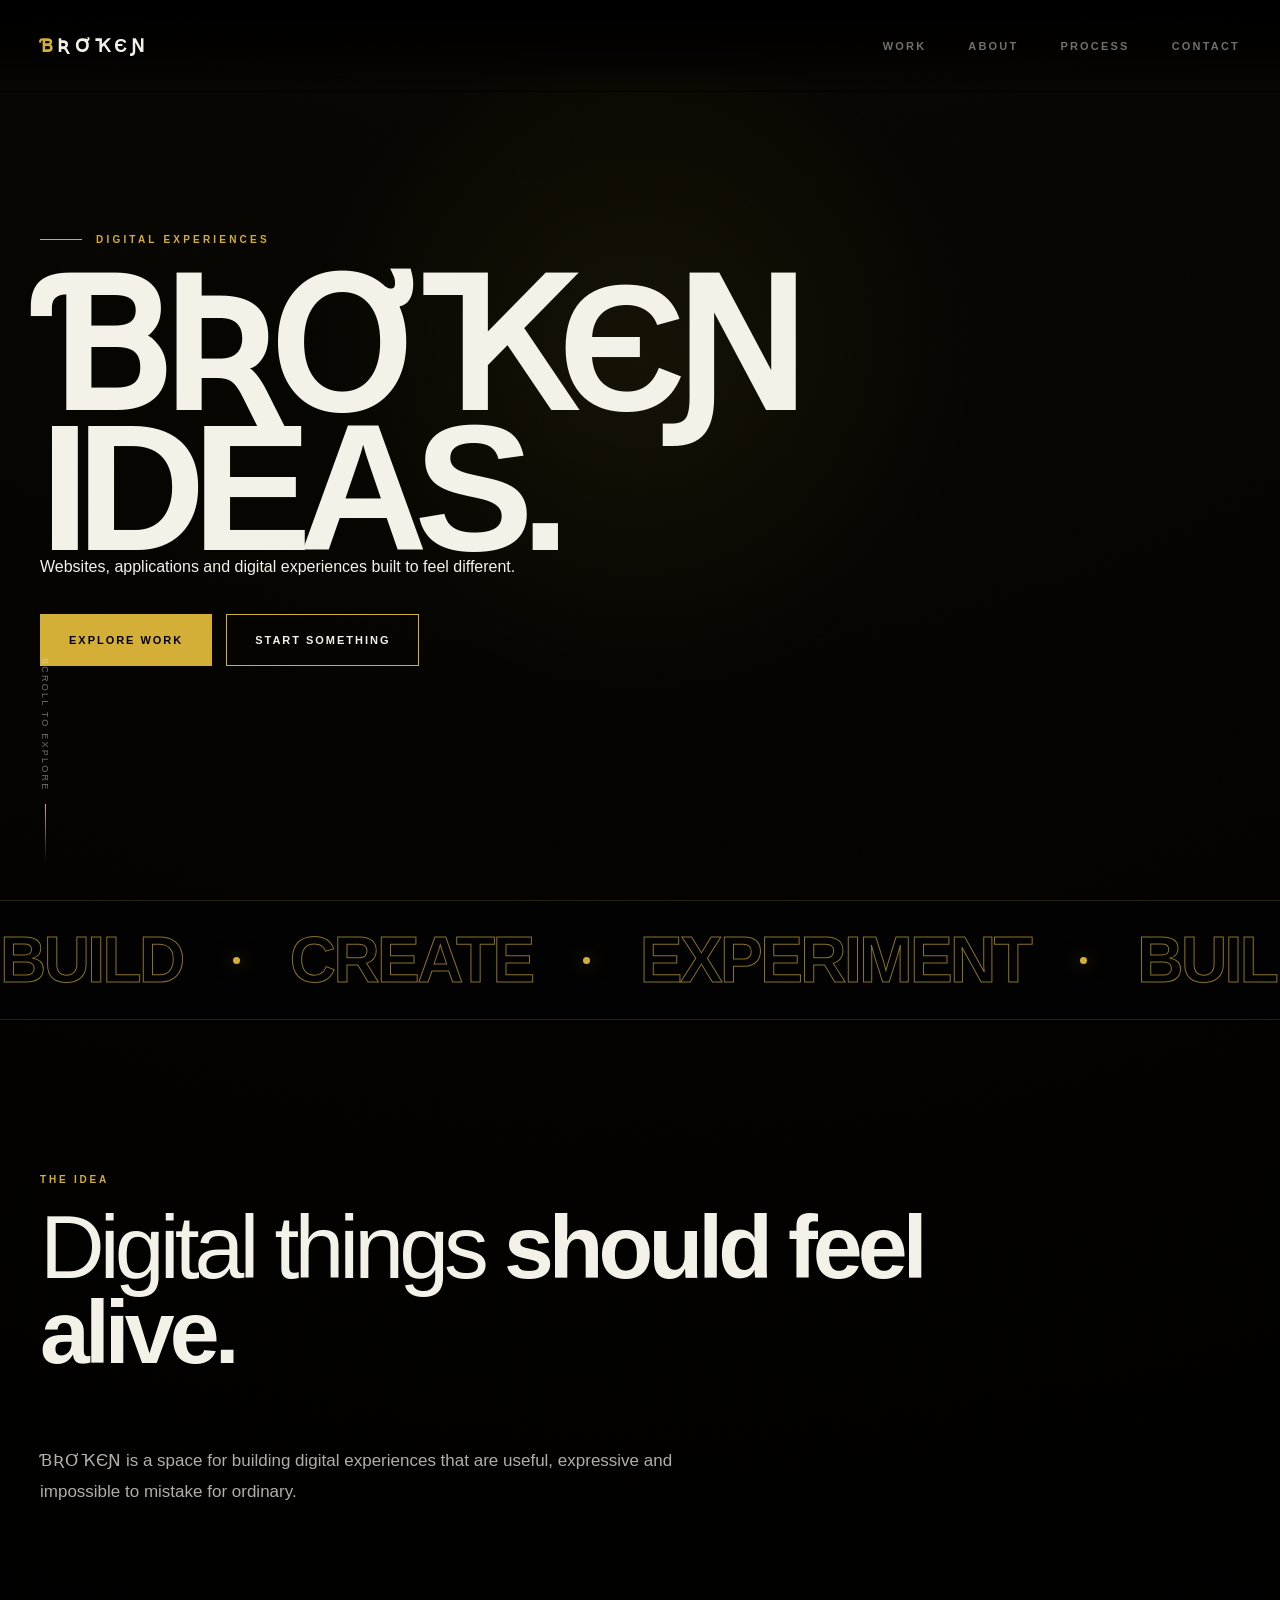
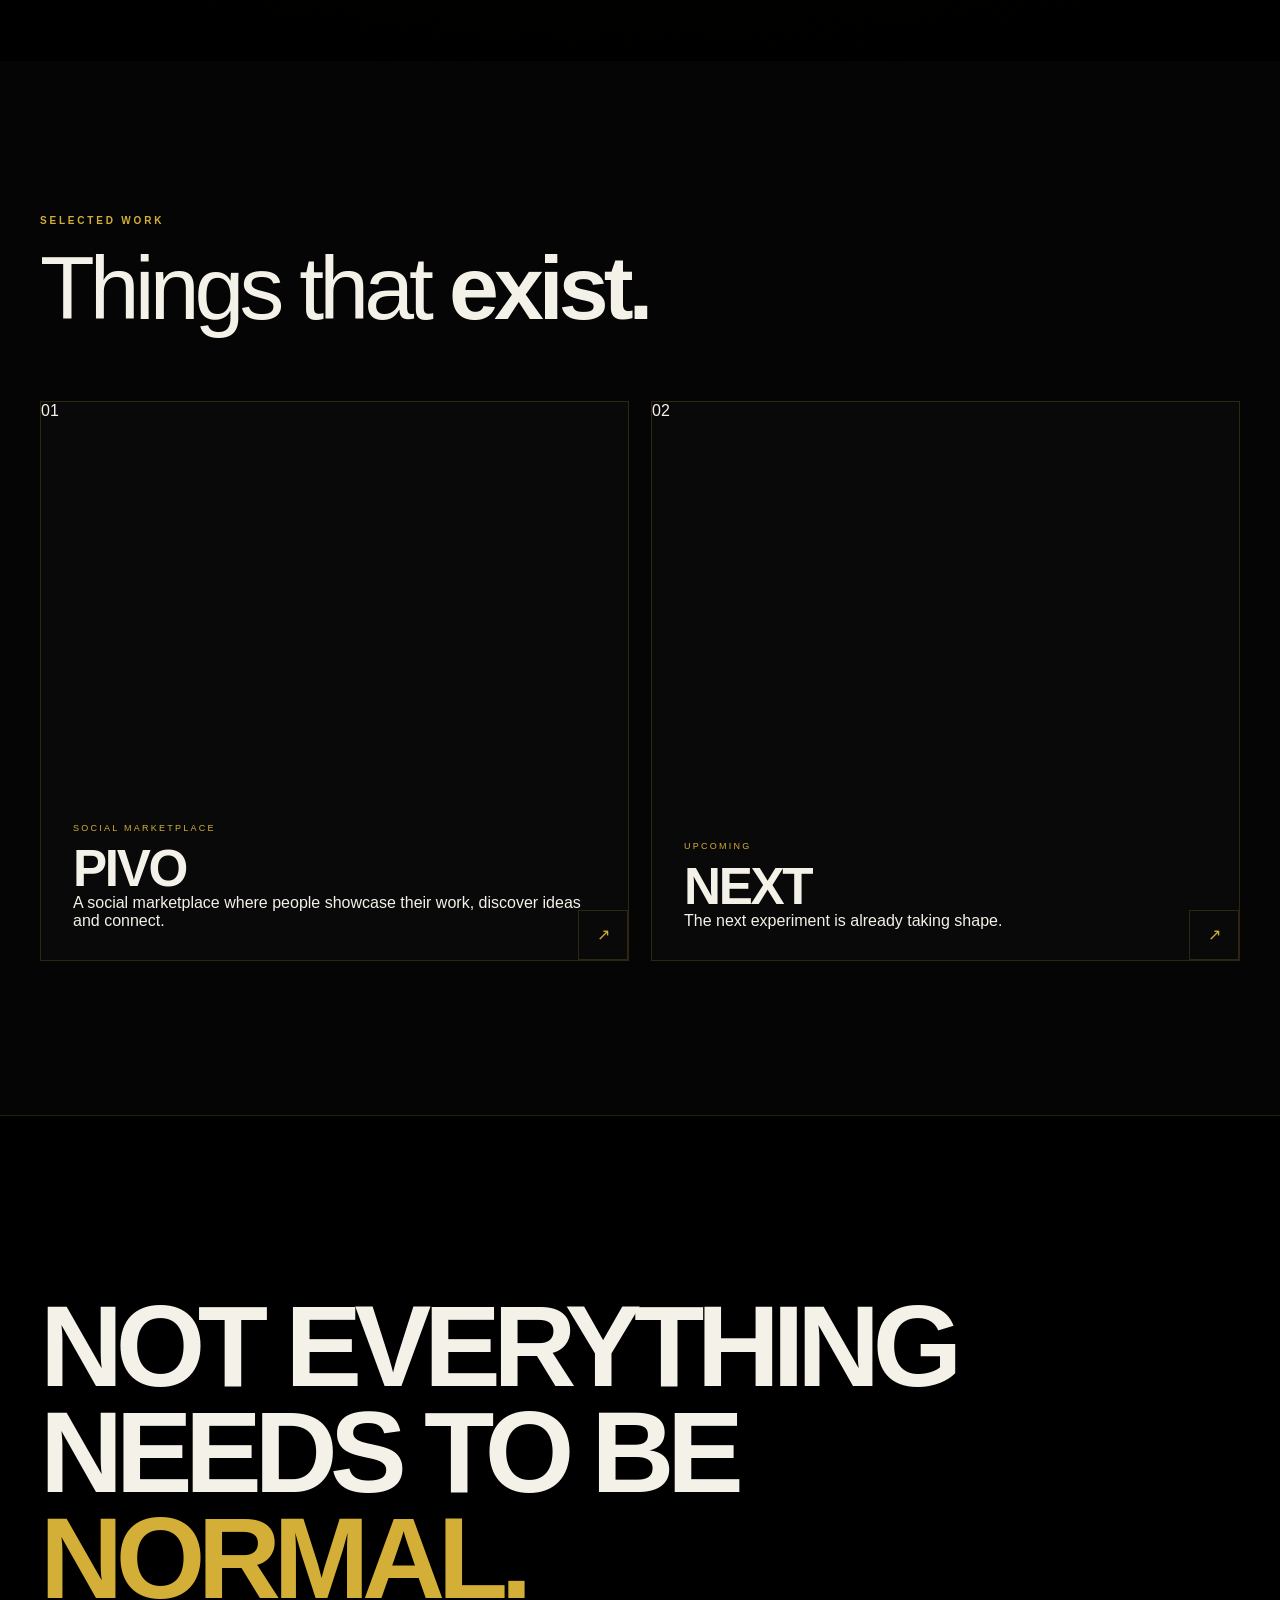
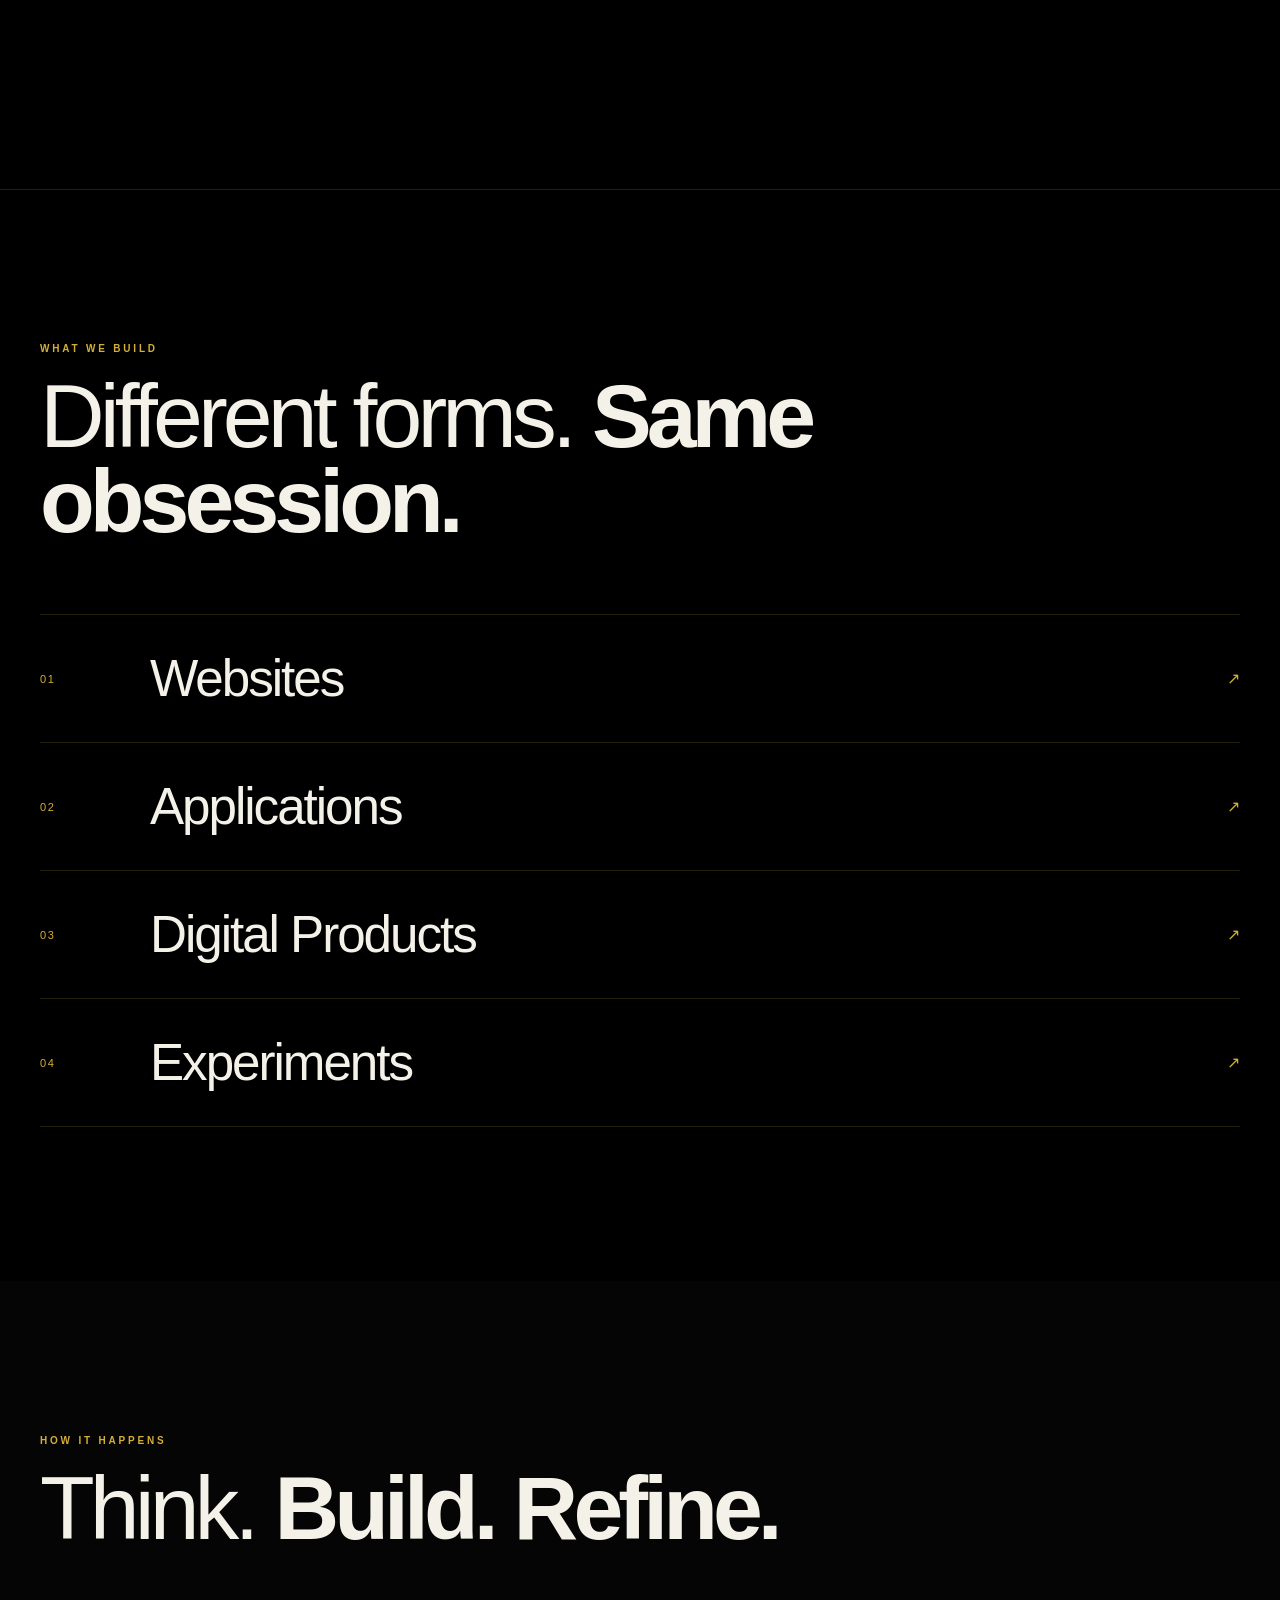
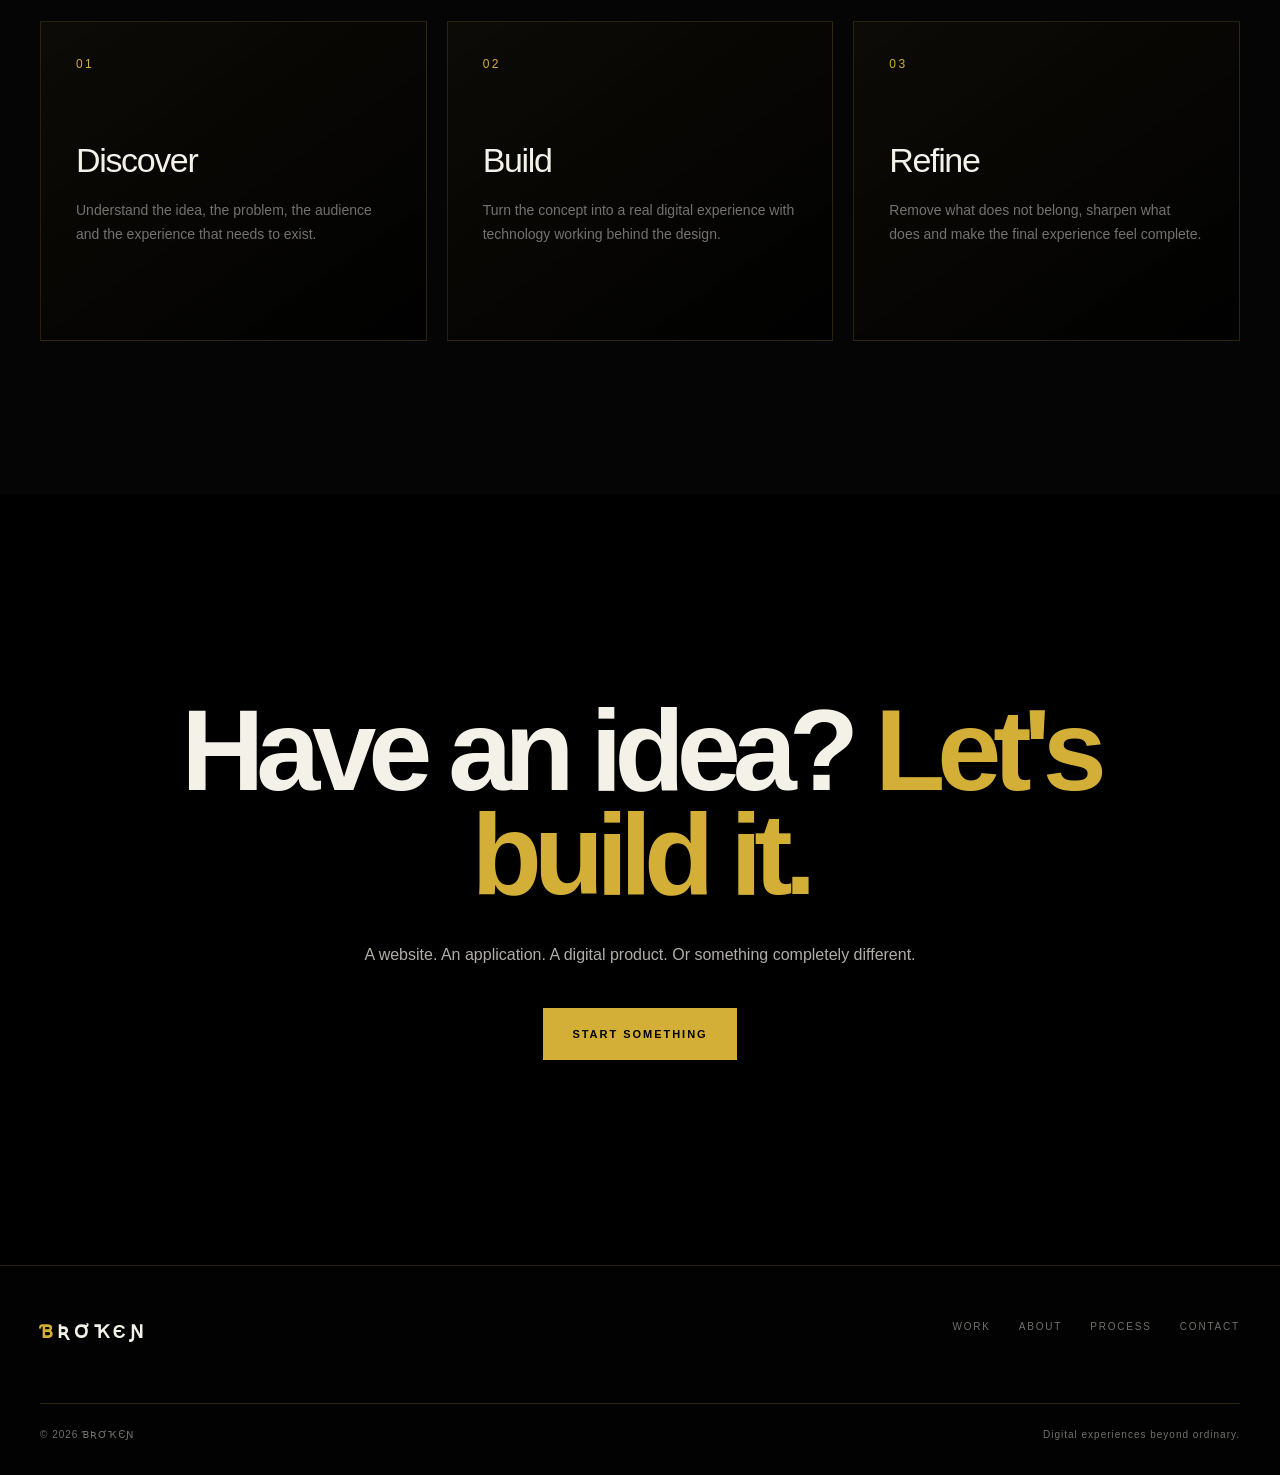
<file: index.html>
<!DOCTYPE html>
<html lang="en">
<head>
    <meta charset="UTF-8">

    <meta
        name="viewport"
        content="width=device-width, initial-scale=1.0"
    >

    <meta
        name="description"
        content="ƁƦƠҠЄƝ — digital experiences, websites, applications and experiments."
    >

    <title>ƁƦƠҠЄƝ — Digital Experiences</title>

    <link
        rel="stylesheet"
        href="/static/css/style.css"
    >
</head>

<body>

    <!-- HEADER -->

    <header class="site-header" id="siteHeader">

        <div class="header-inner">

            <a
                href="/"
                class="logo"
                aria-label="ƁƦƠҠЄƝ home"
            >
                <span class="logo-mark">Ɓ</span>ƦƠҠЄƝ
            </a>

            <nav class="main-nav">

                <a href="/pages/work.html">
                    Work
                </a>

                <a href="/pages/about.html">
                    About
                </a>

                <a href="/pages/process.html">
                    Process
                </a>

                <a href="/pages/contact.html">
                    Contact
                </a>

            </nav>

            <button
                class="menu-toggle"
                id="menuToggle"
                aria-label="Open navigation"
                aria-expanded="false"
            >
                <span></span>
                <span></span>
            </button>

        </div>

    </header>


    <!-- MOBILE NAV -->

    <div
        class="mobile-nav"
        id="mobileNav"
        aria-hidden="true"
    >

        <nav class="mobile-nav-links">

            <a href="/pages/work.html">
                Work
            </a>

            <a href="/pages/about.html">
                About
            </a>

            <a href="/pages/process.html">
                Process
            </a>

            <a href="/pages/contact.html">
                Contact
            </a>

        </nav>

    </div>


    <main>

        <!-- HERO -->

        <section class="hero">

            <div class="container hero-inner">

                <div class="hero-eyebrow reveal">
                    Digital Experiences
                </div>

                <h1 class="hero-title reveal">
                    ƁƦƠҠЄƝ
                    <span>IDEAS.</span>
                </h1>

                <p class="hero-subtitle reveal">
                    Websites, applications and digital
                    experiences built to feel different.
                </p>

                <div class="hero-actions reveal">

                    <a
                        href="/pages/work.html"
                        class="btn btn-gold"
                    >
                        Explore Work
                    </a>

                    <a
                        href="/pages/contact.html"
                        class="btn btn-outline"
                    >
                        Start Something
                    </a>

                </div>

            </div>


            <div class="hero-scroll">
                <span>Scroll to explore</span>
            </div>

        </section>


        <!-- MARQUEE -->

        <section class="marquee">

            <div class="marquee-track">

                <div class="marquee-group">

                    <span>Build</span>
                    <div class="dot"></div>

                    <span>Create</span>
                    <div class="dot"></div>

                    <span>Experiment</span>
                    <div class="dot"></div>

                    <span>Build</span>
                    <div class="dot"></div>

                    <span>Create</span>
                    <div class="dot"></div>

                    <span>Experiment</span>
                    <div class="dot"></div>

                </div>


                <div
                    class="marquee-group"
                    aria-hidden="true"
                >

                    <span>Build</span>
                    <div class="dot"></div>

                    <span>Create</span>
                    <div class="dot"></div>

                    <span>Experiment</span>
                    <div class="dot"></div>

                    <span>Build</span>
                    <div class="dot"></div>

                    <span>Create</span>
                    <div class="dot"></div>

                    <span>Experiment</span>
                    <div class="dot"></div>

                </div>

            </div>

        </section>


        <!-- INTRODUCTION -->

        <section class="section">

            <div class="container">

                <div class="section-heading reveal">

                    <div class="section-label">
                        The Idea
                    </div>

                    <h2 class="section-title">
                        Digital things
                        <strong>should feel alive.</strong>
                    </h2>

                </div>

                <p class="section-copy reveal">
                    ƁƦƠҠЄƝ is a space for building digital
                    experiences that are useful, expressive
                    and impossible to mistake for ordinary.
                </p>

            </div>

        </section>


        <!-- SELECTED WORK -->

        <section class="section section-dark">

            <div class="container">

                <div class="section-heading reveal">

                    <div class="section-label">
                        Selected Work
                    </div>

                    <h2 class="section-title">
                        Things that
                        <strong>exist.</strong>
                    </h2>

                </div>


                <div class="work-grid">

                    <!-- PIVO -->

                    <a
                        href="/pages/pivo.html"
                        class="work-card reveal"
                    >

                        <div class="work-card-number">
                            01
                        </div>

                        <div class="work-card-content">

                            <div class="work-card-category">
                                Social Marketplace
                            </div>

                            <h3 class="work-card-title">
                                PIVO
                            </h3>

                            <p class="work-card-description">
                                A social marketplace where
                                people showcase their work,
                                discover ideas and connect.
                            </p>

                        </div>

                        <div class="work-card-arrow">
                            ↗
                        </div>

                    </a>


                    <!-- NEXT PROJECT -->

                    <a
                        href="/pages/project.html?id=next"
                        class="work-card reveal"
                    >

                        <div class="work-card-number">
                            02
                        </div>

                        <div class="work-card-content">

                            <div class="work-card-category">
                                Upcoming
                            </div>

                            <h3 class="work-card-title">
                                NEXT
                            </h3>

                            <p class="work-card-description">
                                The next experiment is already
                                taking shape.
                            </p>

                        </div>

                        <div class="work-card-arrow">
                            ↗
                        </div>

                    </a>

                </div>

            </div>

        </section>


        <!-- STATEMENT -->

        <section class="section statement">

            <div class="container">

                <div class="statement-text reveal">
                    Not everything needs
                    to be
                    <span>normal.</span>
                </div>

            </div>

        </section>


        <!-- CAPABILITIES -->

        <section class="section">

            <div class="container">

                <div class="section-heading reveal">

                    <div class="section-label">
                        What We Build
                    </div>

                    <h2 class="section-title">
                        Different forms.
                        <strong>Same obsession.</strong>
                    </h2>

                </div>


                <div class="capability-list">

                    <div class="capability reveal">

                        <div class="capability-number">
                            01
                        </div>

                        <div class="capability-name">
                            Websites
                        </div>

                        <div class="capability-arrow">
                            ↗
                        </div>

                    </div>


                    <div class="capability reveal">

                        <div class="capability-number">
                            02
                        </div>

                        <div class="capability-name">
                            Applications
                        </div>

                        <div class="capability-arrow">
                            ↗
                        </div>

                    </div>


                    <div class="capability reveal">

                        <div class="capability-number">
                            03
                        </div>

                        <div class="capability-name">
                            Digital Products
                        </div>

                        <div class="capability-arrow">
                            ↗
                        </div>

                    </div>


                    <div class="capability reveal">

                        <div class="capability-number">
                            04
                        </div>

                        <div class="capability-name">
                            Experiments
                        </div>

                        <div class="capability-arrow">
                            ↗
                        </div>

                    </div>

                </div>

            </div>

        </section>


        <!-- PROCESS -->

        <section class="section section-dark">

            <div class="container">

                <div class="section-heading reveal">

                    <div class="section-label">
                        How It Happens
                    </div>

                    <h2 class="section-title">
                        Think.
                        <strong>Build. Refine.</strong>
                    </h2>

                </div>


                <div class="process-grid">

                    <article class="process-card reveal">

                        <div class="process-number">
                            01
                        </div>

                        <h3 class="process-title">
                            Discover
                        </h3>

                        <p class="process-text">
                            Understand the idea, the problem,
                            the audience and the experience
                            that needs to exist.
                        </p>

                    </article>


                    <article class="process-card reveal">

                        <div class="process-number">
                            02
                        </div>

                        <h3 class="process-title">
                            Build
                        </h3>

                        <p class="process-text">
                            Turn the concept into a real digital
                            experience with technology working
                            behind the design.
                        </p>

                    </article>


                    <article class="process-card reveal">

                        <div class="process-number">
                            03
                        </div>

                        <h3 class="process-title">
                            Refine
                        </h3>

                        <p class="process-text">
                            Remove what does not belong,
                            sharpen what does and make the
                            final experience feel complete.
                        </p>

                    </article>

                </div>

            </div>

        </section>


        <!-- FINAL CTA -->

        <section class="cta">

            <div class="container reveal">

                <h2 class="cta-title">
                    Have an idea?
                    <span>Let's build it.</span>
                </h2>

                <p class="cta-copy">
                    A website. An application. A digital
                    product. Or something completely
                    different.
                </p>

                <div
                    class="hero-actions"
                    style="justify-content:center;"
                >

                    <a
                        href="/pages/contact.html"
                        class="btn btn-gold"
                    >
                        Start Something
                    </a>

                </div>

            </div>

        </section>

    </main>


    <!-- FOOTER -->

    <footer class="site-footer">

        <div class="container">

            <div class="footer-top">

                <div class="footer-brand">
                    <span>Ɓ</span>ƦƠҠЄƝ
                </div>

                <nav class="footer-nav">

                    <a href="/pages/work.html">
                        Work
                    </a>

                    <a href="/pages/about.html">
                        About
                    </a>

                    <a href="/pages/process.html">
                        Process
                    </a>

                    <a href="/pages/contact.html">
                        Contact
                    </a>

                </nav>

            </div>

            <div class="footer-bottom">

                <div>
                    © 2026 ƁƦƠҠЄƝ
                </div>

                <div>
                    Digital experiences beyond ordinary.
                </div>

            </div>

        </div>

    </footer>


    <!-- CURSOR -->

    <div
        class="cursor-glow"
        id="cursorGlow"
    ></div>


    <script src="/static/js/main.js"></script>

</body>
</html>
</file>
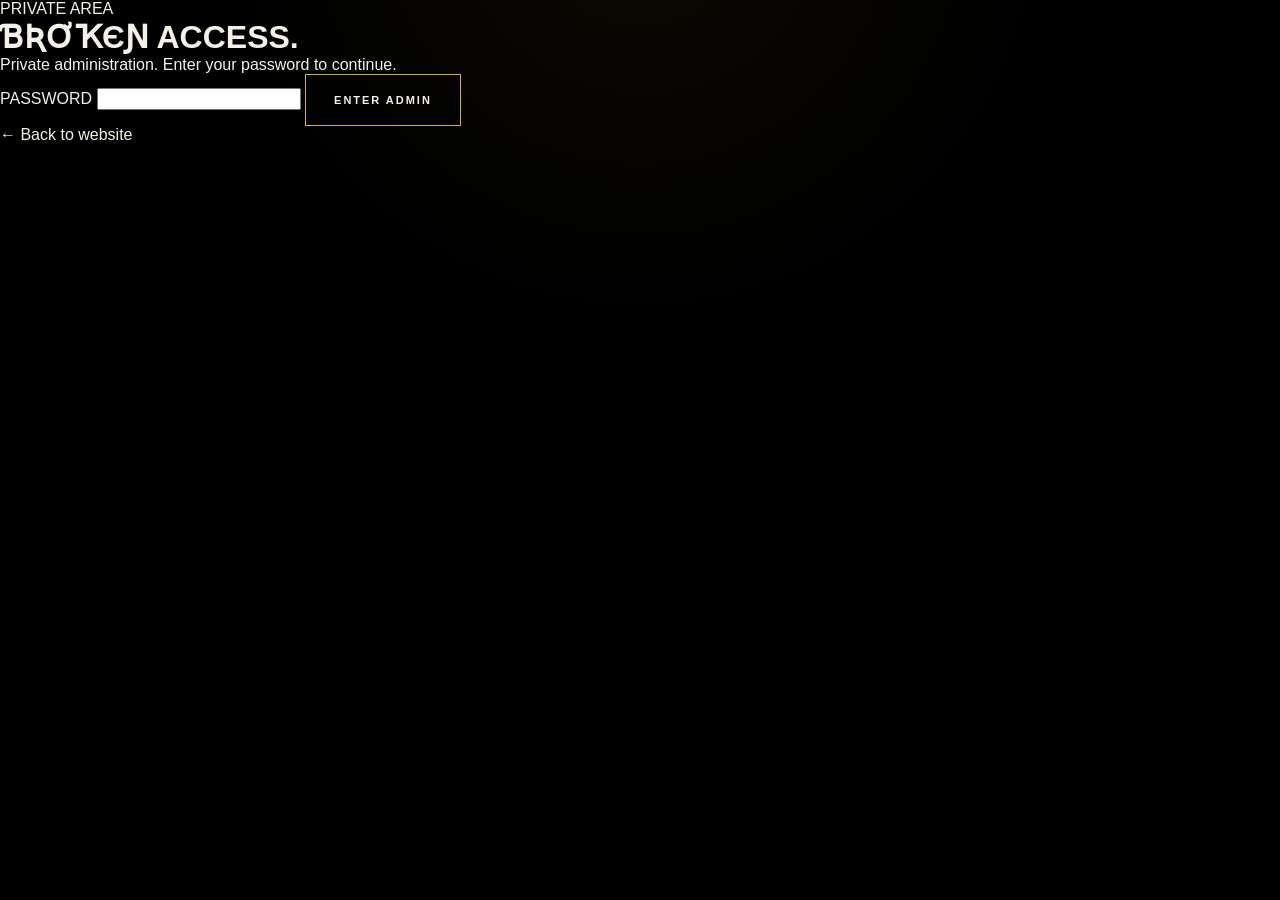
<file: admin-login.html>
<!DOCTYPE html>
<html lang="en">
<head>
    <meta charset="UTF-8">

    <meta
        name="viewport"
        content="width=device-width, initial-scale=1.0"
    >

    <title>ƁƦƠҠЄƝ — Private Access</title>

    <link
        rel="stylesheet"
        href="/static/css/style.css"
    >
</head>

<body>

    <main class="admin-login-page">

        <div class="admin-login-card">

            <p class="eyebrow">
                PRIVATE AREA
            </p>

            <h1>
                ƁƦƠҠЄƝ
                <span>ACCESS.</span>
            </h1>

            <p class="admin-login-text">
                Private administration.
                Enter your password to continue.
            </p>

            <form
                id="admin-login-form"
                class="admin-login-form"
            >

                <label for="admin-password">
                    PASSWORD
                </label>

                <input
                    type="password"
                    id="admin-password"
                    name="password"
                    autocomplete="current-password"
                    required
                >

                <button
                    type="submit"
                    class="btn btn-primary"
                    id="admin-login-button"
                >
                    Enter Admin
                </button>

                <p
                    id="admin-login-message"
                    class="form-status"
                    role="alert"
                ></p>

            </form>

            <a
                href="/"
                class="admin-back-link"
            >
                ← Back to website
            </a>

        </div>

    </main>

    <script>

        const form =
            document.getElementById(
                "admin-login-form"
            );

        const passwordInput =
            document.getElementById(
                "admin-password"
            );

        const button =
            document.getElementById(
                "admin-login-button"
            );

        const message =
            document.getElementById(
                "admin-login-message"
            );


        form.addEventListener(
            "submit",
            async (event) => {

                event.preventDefault();


                const password =
                    passwordInput.value;


                if (!password) {

                    message.textContent =
                        "Enter your password.";

                    message.style.display =
                        "block";

                    return;
                }


                button.disabled = true;

                button.textContent =
                    "Checking...";


                message.textContent = "";

                message.style.display =
                    "none";


                try {

                    const response =
                        await fetch(
                            "/api/admin/login",
                            {
                                method: "POST",

                                headers: {
                                    "Content-Type":
                                        "application/json"
                                },

                                credentials: "same-origin",

                                body: JSON.stringify({
                                    password:
                                        password
                                })
                            }
                        );


                    const data =
                        await response.json();


                    if (!response.ok) {

                        throw new Error(
                            data.detail ||
                            "Incorrect password."
                        );
                    }


                    message.textContent =
                        "Access granted.";

                    message.style.display =
                        "block";


                    window.location.href =
                        "/admin";


                } catch (error) {

                    message.textContent =
                        error.message ||
                        "Unable to sign in.";

                    message.style.display =
                        "block";


                    button.disabled = false;

                    button.textContent =
                        "Enter Admin";

                    passwordInput.focus();

                }

            }
        );

    </script>

</body>
</html>
</file>
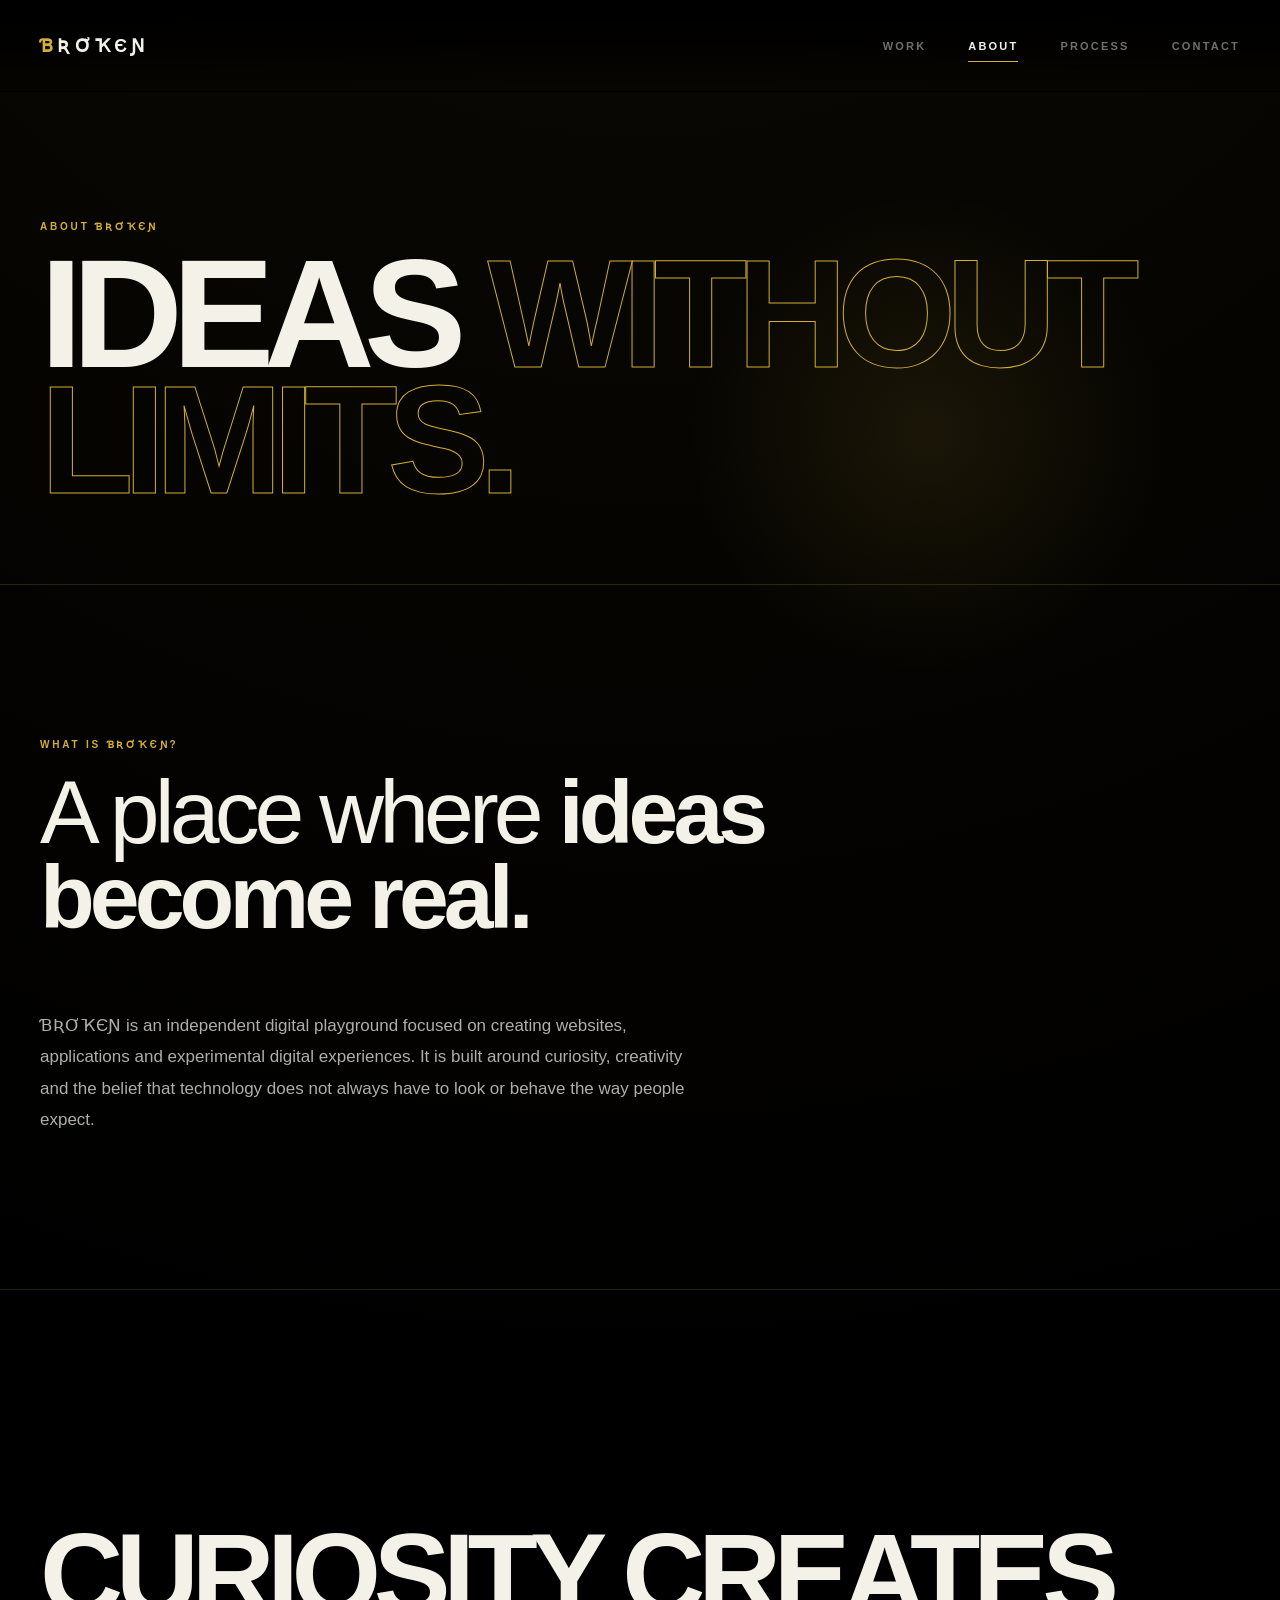
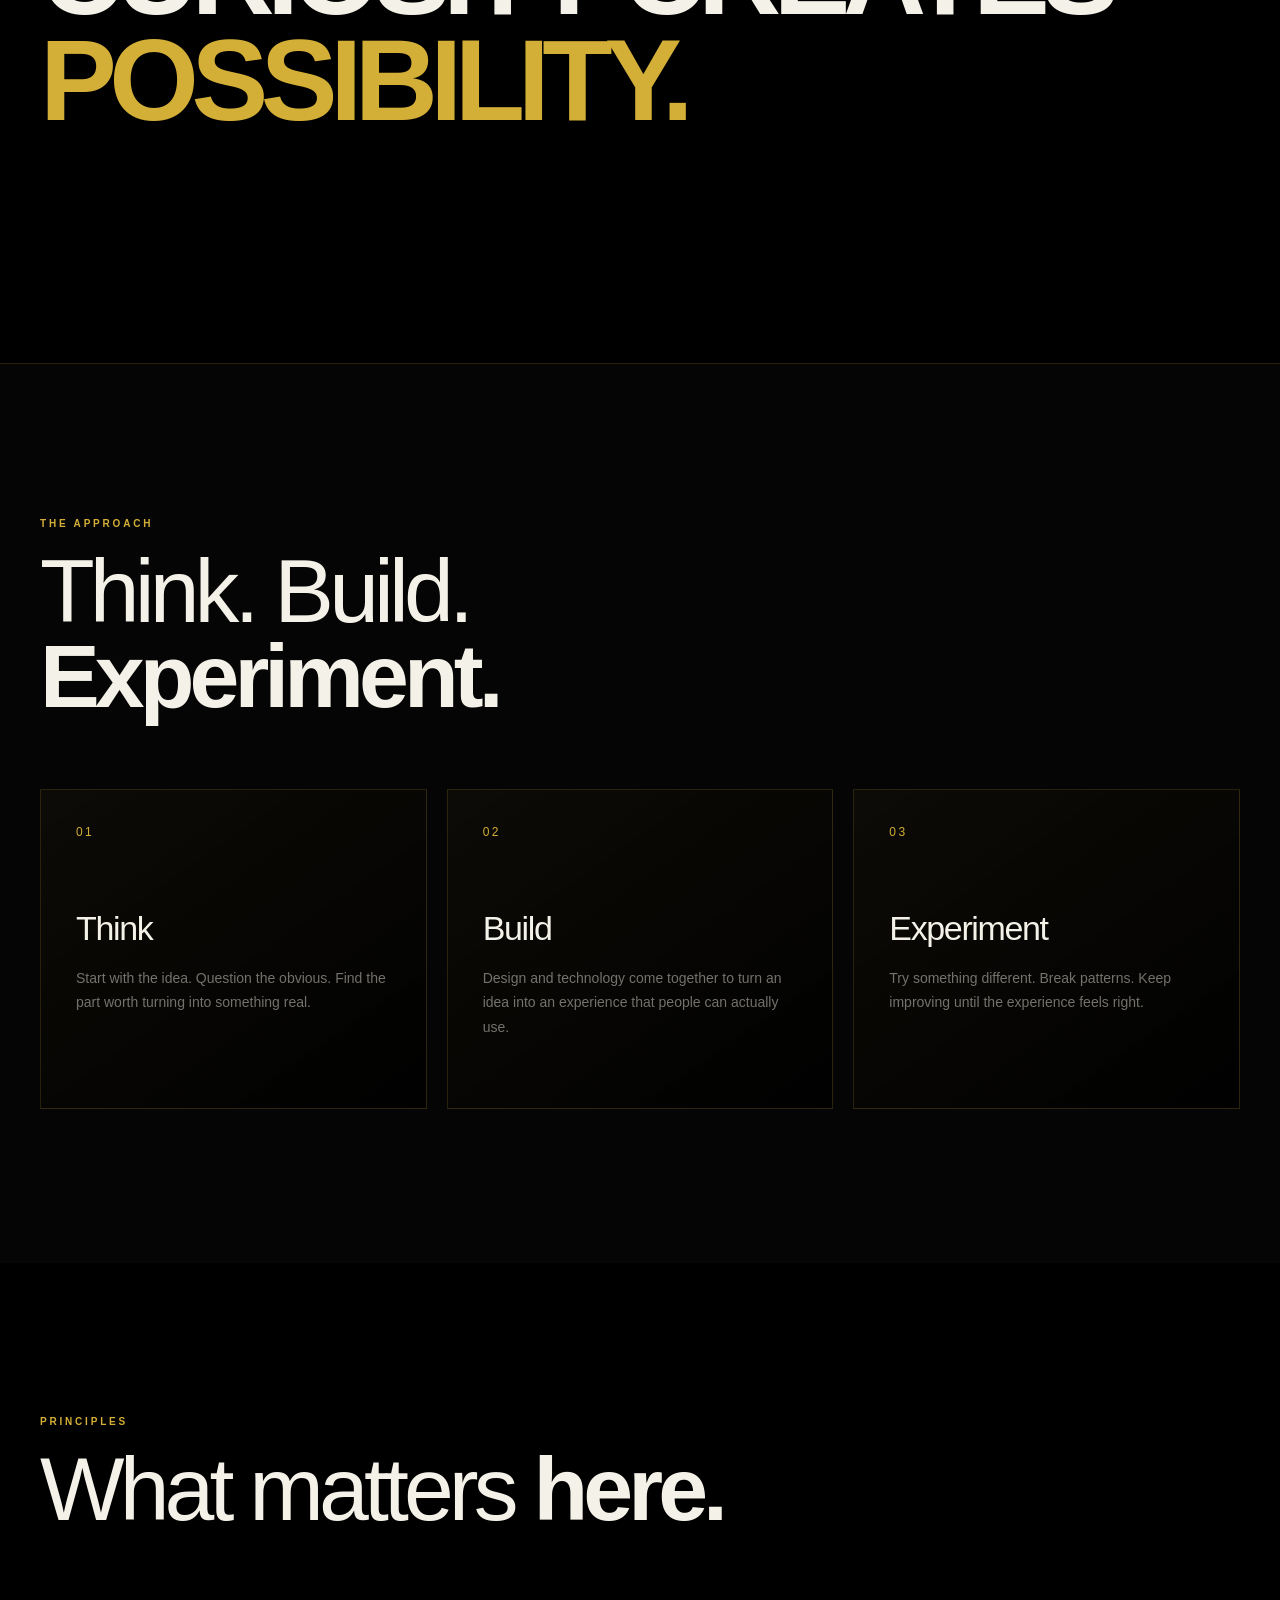
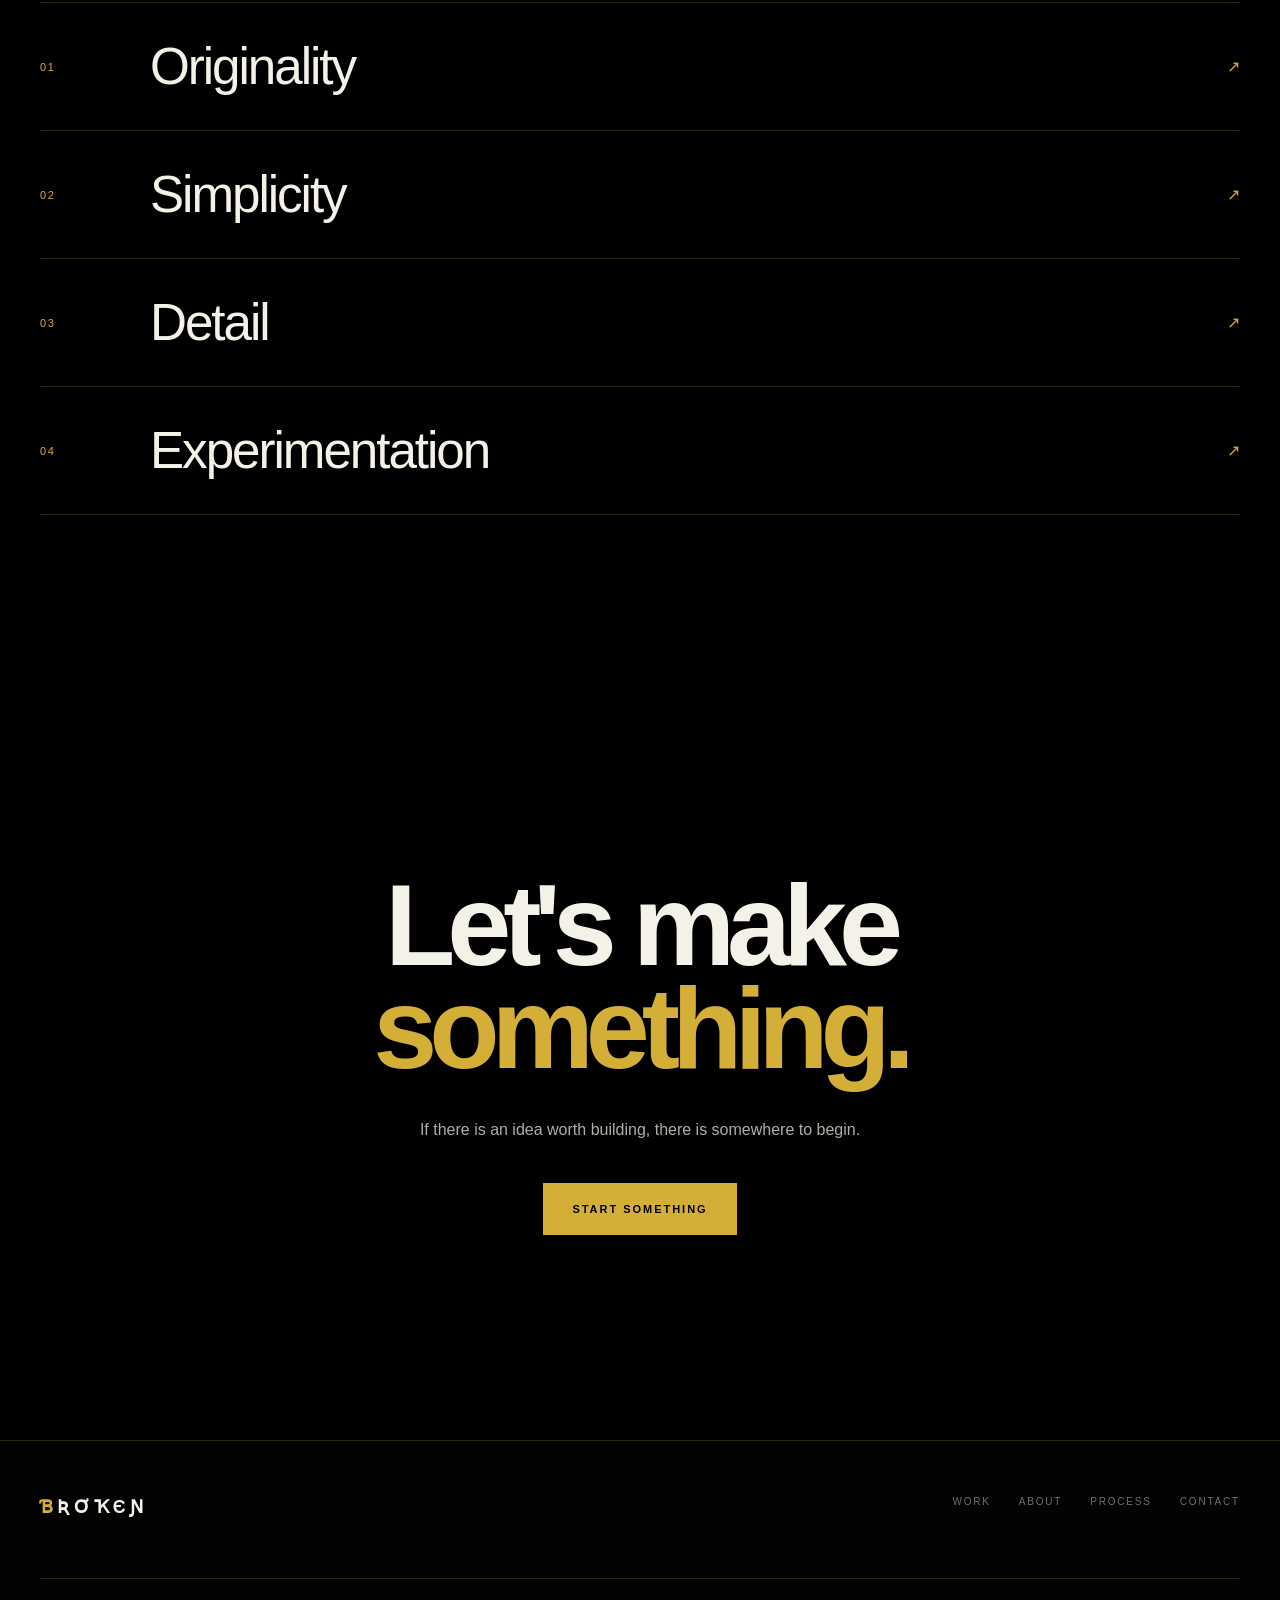
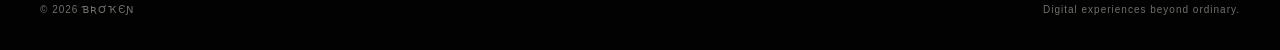
<file: pages/about.html>
<!DOCTYPE html>
<html lang="en">
<head>
    <meta charset="UTF-8">

    <meta
        name="viewport"
        content="width=device-width, initial-scale=1.0"
    >

    <meta
        name="description"
        content="About ƁƦƠҠЄƝ — ideas, technology and digital experiences."
    >

    <title>About — ƁƦƠҠЄƝ</title>

    <link
        rel="stylesheet"
        href="/static/css/style.css"
    >
</head>

<body>

    <!-- HEADER -->

    <header class="site-header" id="siteHeader">

        <div class="header-inner">

            <a
                href="/"
                class="logo"
                aria-label="ƁƦƠҠЄƝ home"
            >
                <span class="logo-mark">Ɓ</span>ƦƠҠЄƝ
            </a>

            <nav class="main-nav">

                <a href="/pages/work.html">
                    Work
                </a>

                <a
                    href="/pages/about.html"
                    class="active"
                >
                    About
                </a>

                <a href="/pages/process.html">
                    Process
                </a>

                <a href="/pages/contact.html">
                    Contact
                </a>

            </nav>

            <button
                class="menu-toggle"
                id="menuToggle"
                aria-label="Open navigation"
                aria-expanded="false"
            >
                <span></span>
                <span></span>
            </button>

        </div>

    </header>


    <!-- MOBILE NAV -->

    <div
        class="mobile-nav"
        id="mobileNav"
        aria-hidden="true"
    >

        <nav class="mobile-nav-links">

            <a href="/pages/work.html">
                Work
            </a>

            <a href="/pages/about.html">
                About
            </a>

            <a href="/pages/process.html">
                Process
            </a>

            <a href="/pages/contact.html">
                Contact
            </a>

        </nav>

    </div>


    <main>

        <!-- PAGE HERO -->

        <section class="page-hero">

            <div class="container">

                <div class="section-label reveal">
                    About ƁƦƠҠЄƝ
                </div>

                <h1 class="page-hero-title reveal">
                    IDEAS
                    <span>WITHOUT LIMITS.</span>
                </h1>

            </div>

        </section>


        <!-- INTRO -->

        <section class="section">

            <div class="container">

                <div class="section-heading reveal">

                    <div class="section-label">
                        What Is ƁƦƠҠЄƝ?
                    </div>

                    <h2 class="section-title">
                        A place where
                        <strong>ideas become real.</strong>
                    </h2>

                </div>

                <p class="section-copy reveal">
                    ƁƦƠҠЄƝ is an independent digital playground
                    focused on creating websites, applications
                    and experimental digital experiences.
                    It is built around curiosity, creativity
                    and the belief that technology does not
                    always have to look or behave the way people
                    expect.
                </p>

            </div>

        </section>


        <!-- STATEMENT -->

        <section class="section statement">

            <div class="container">

                <div class="statement-text reveal">
                    Curiosity
                    creates
                    <span>possibility.</span>
                </div>

            </div>

        </section>


        <!-- APPROACH -->

        <section class="section section-dark">

            <div class="container">

                <div class="section-heading reveal">

                    <div class="section-label">
                        The Approach
                    </div>

                    <h2 class="section-title">
                        Think.
                        Build.
                        <strong>Experiment.</strong>
                    </h2>

                </div>


                <div class="process-grid">

                    <article class="process-card reveal">

                        <div class="process-number">
                            01
                        </div>

                        <h3 class="process-title">
                            Think
                        </h3>

                        <p class="process-text">
                            Start with the idea. Question the
                            obvious. Find the part worth turning
                            into something real.
                        </p>

                    </article>


                    <article class="process-card reveal">

                        <div class="process-number">
                            02
                        </div>

                        <h3 class="process-title">
                            Build
                        </h3>

                        <p class="process-text">
                            Design and technology come together
                            to turn an idea into an experience
                            that people can actually use.
                        </p>

                    </article>


                    <article class="process-card reveal">

                        <div class="process-number">
                            03
                        </div>

                        <h3 class="process-title">
                            Experiment
                        </h3>

                        <p class="process-text">
                            Try something different. Break
                            patterns. Keep improving until the
                            experience feels right.
                        </p>

                    </article>

                </div>

            </div>

        </section>


        <!-- VALUES -->

        <section class="section">

            <div class="container">

                <div class="section-heading reveal">

                    <div class="section-label">
                        Principles
                    </div>

                    <h2 class="section-title">
                        What matters
                        <strong>here.</strong>
                    </h2>

                </div>


                <div class="capability-list">

                    <div class="capability reveal">

                        <div class="capability-number">
                            01
                        </div>

                        <div class="capability-name">
                            Originality
                        </div>

                        <div class="capability-arrow">
                            ↗
                        </div>

                    </div>


                    <div class="capability reveal">

                        <div class="capability-number">
                            02
                        </div>

                        <div class="capability-name">
                            Simplicity
                        </div>

                        <div class="capability-arrow">
                            ↗
                        </div>

                    </div>


                    <div class="capability reveal">

                        <div class="capability-number">
                            03
                        </div>

                        <div class="capability-name">
                            Detail
                        </div>

                        <div class="capability-arrow">
                            ↗
                        </div>

                    </div>


                    <div class="capability reveal">

                        <div class="capability-number">
                            04
                        </div>

                        <div class="capability-name">
                            Experimentation
                        </div>

                        <div class="capability-arrow">
                            ↗
                        </div>

                    </div>

                </div>

            </div>

        </section>


        <!-- FINAL CTA -->

        <section class="cta">

            <div class="container reveal">

                <h2 class="cta-title">
                    Let's make
                    <span>something.</span>
                </h2>

                <p class="cta-copy">
                    If there is an idea worth building,
                    there is somewhere to begin.
                </p>

                <div
                    class="hero-actions"
                    style="justify-content:center;"
                >

                    <a
                        href="/pages/contact.html"
                        class="btn btn-gold"
                    >
                        Start Something
                    </a>

                </div>

            </div>

        </section>

    </main>


    <!-- FOOTER -->

    <footer class="site-footer">

        <div class="container">

            <div class="footer-top">

                <div class="footer-brand">
                    <span>Ɓ</span>ƦƠҠЄƝ
                </div>

                <nav class="footer-nav">

                    <a href="/pages/work.html">
                        Work
                    </a>

                    <a href="/pages/about.html">
                        About
                    </a>

                    <a href="/pages/process.html">
                        Process
                    </a>

                    <a href="/pages/contact.html">
                        Contact
                    </a>

                </nav>

            </div>

            <div class="footer-bottom">

                <div>
                    © 2026 ƁƦƠҠЄƝ
                </div>

                <div>
                    Digital experiences beyond ordinary.
                </div>

            </div>

        </div>

    </footer>


    <!-- CURSOR -->

    <div
        class="cursor-glow"
        id="cursorGlow"
    ></div>


    <script src="/static/js/main.js"></script>

</body>
</html>
</file>
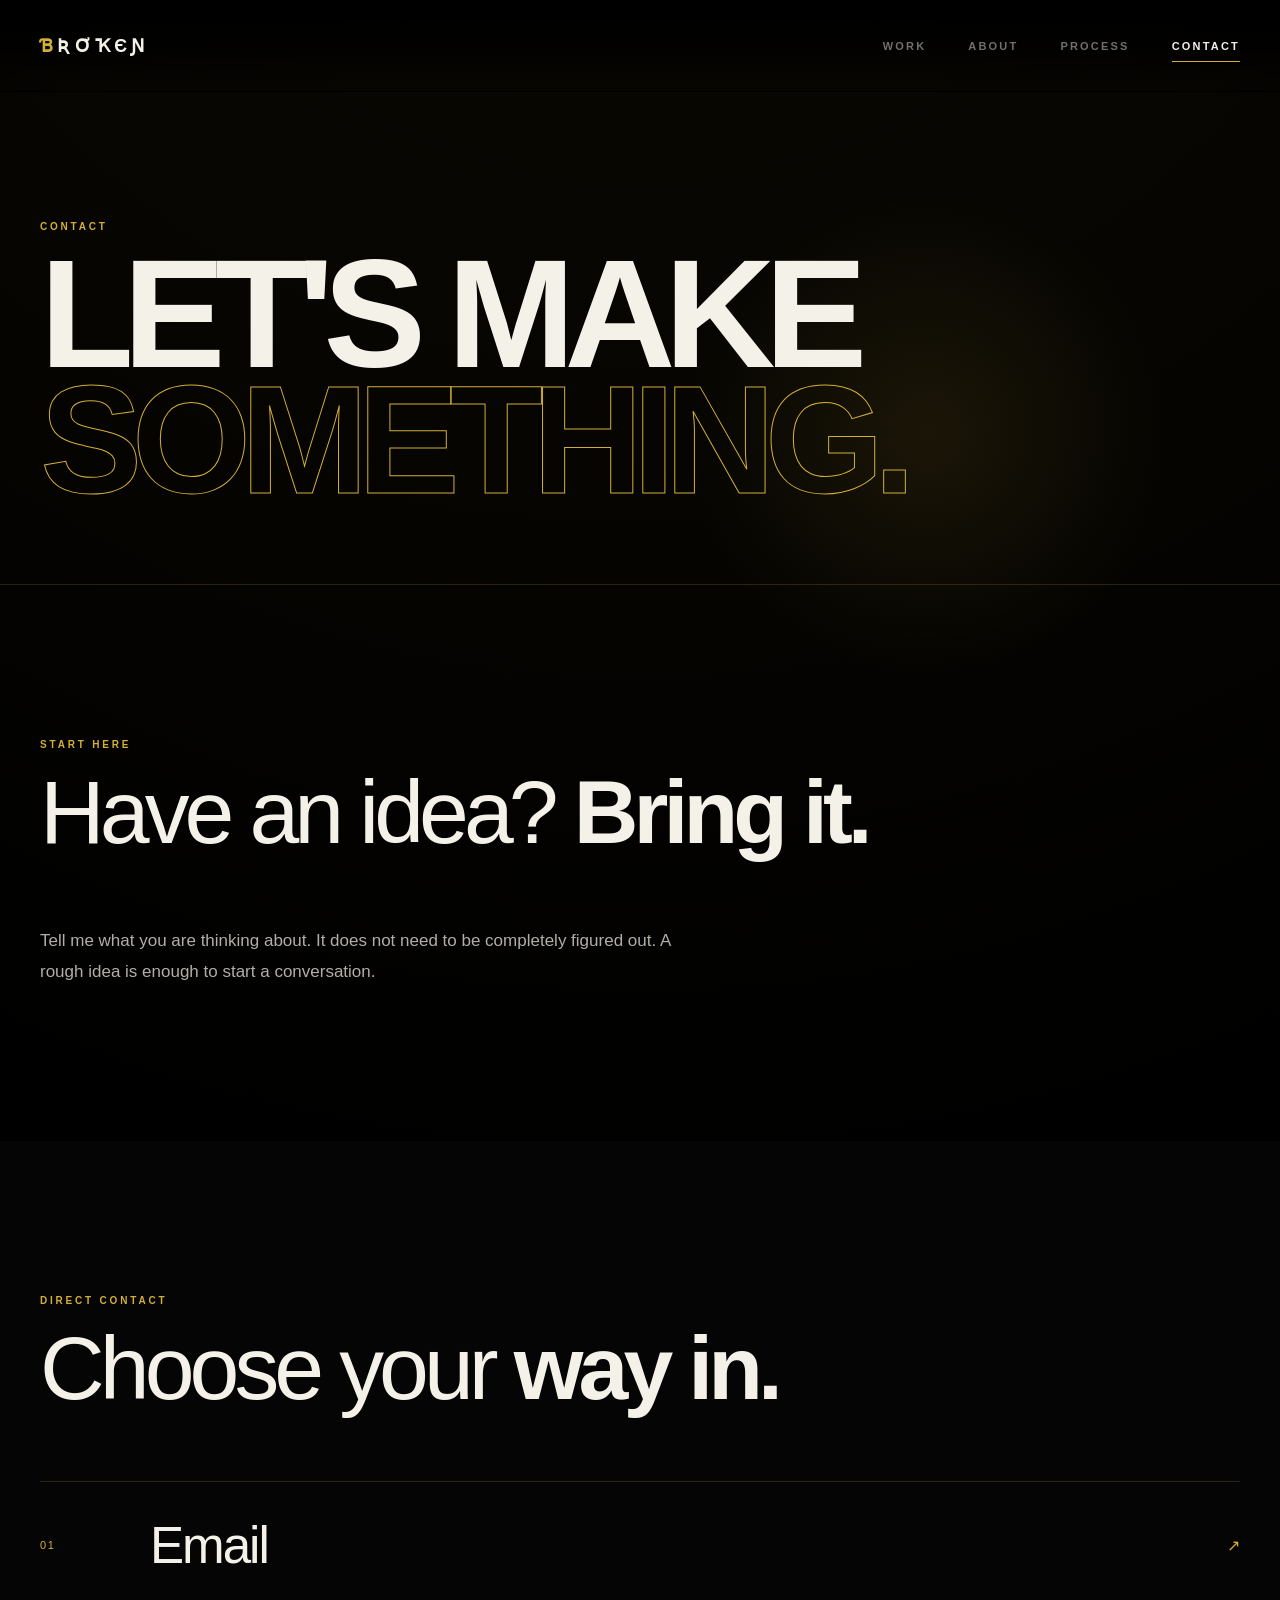
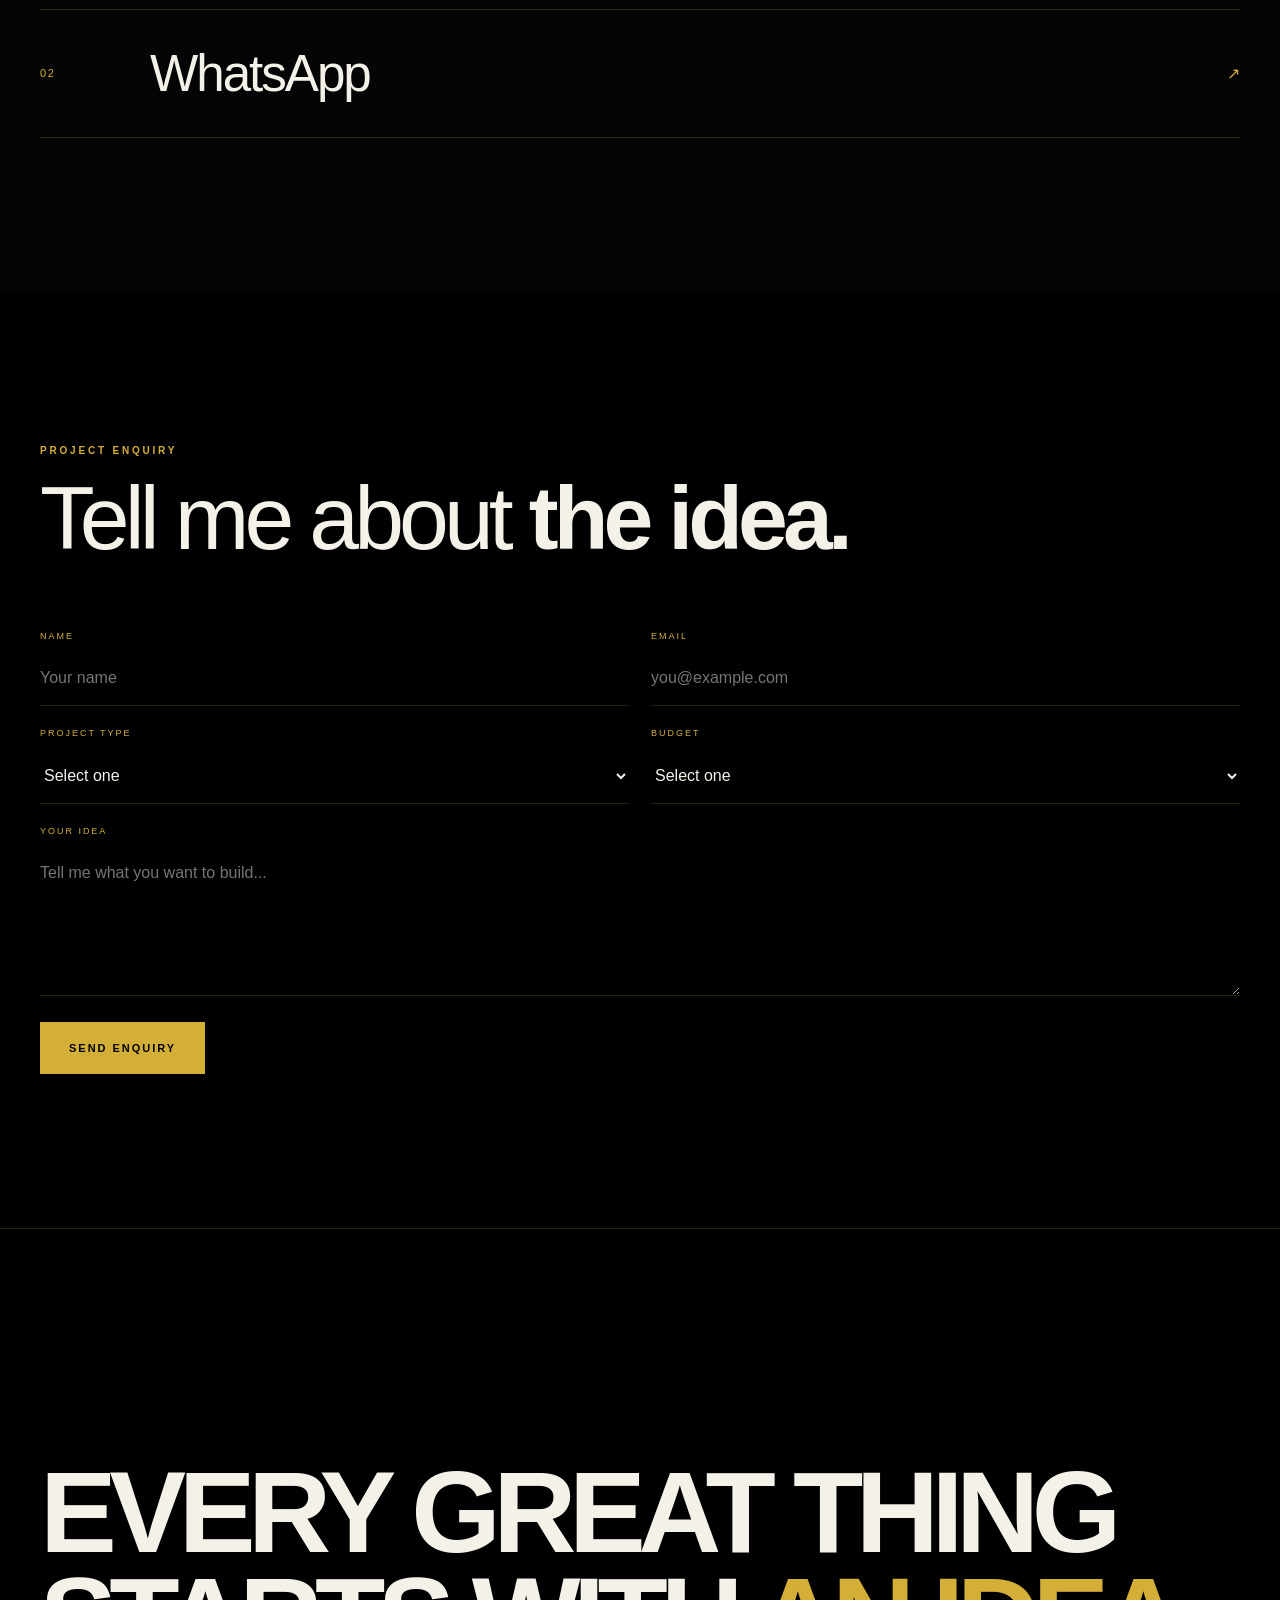
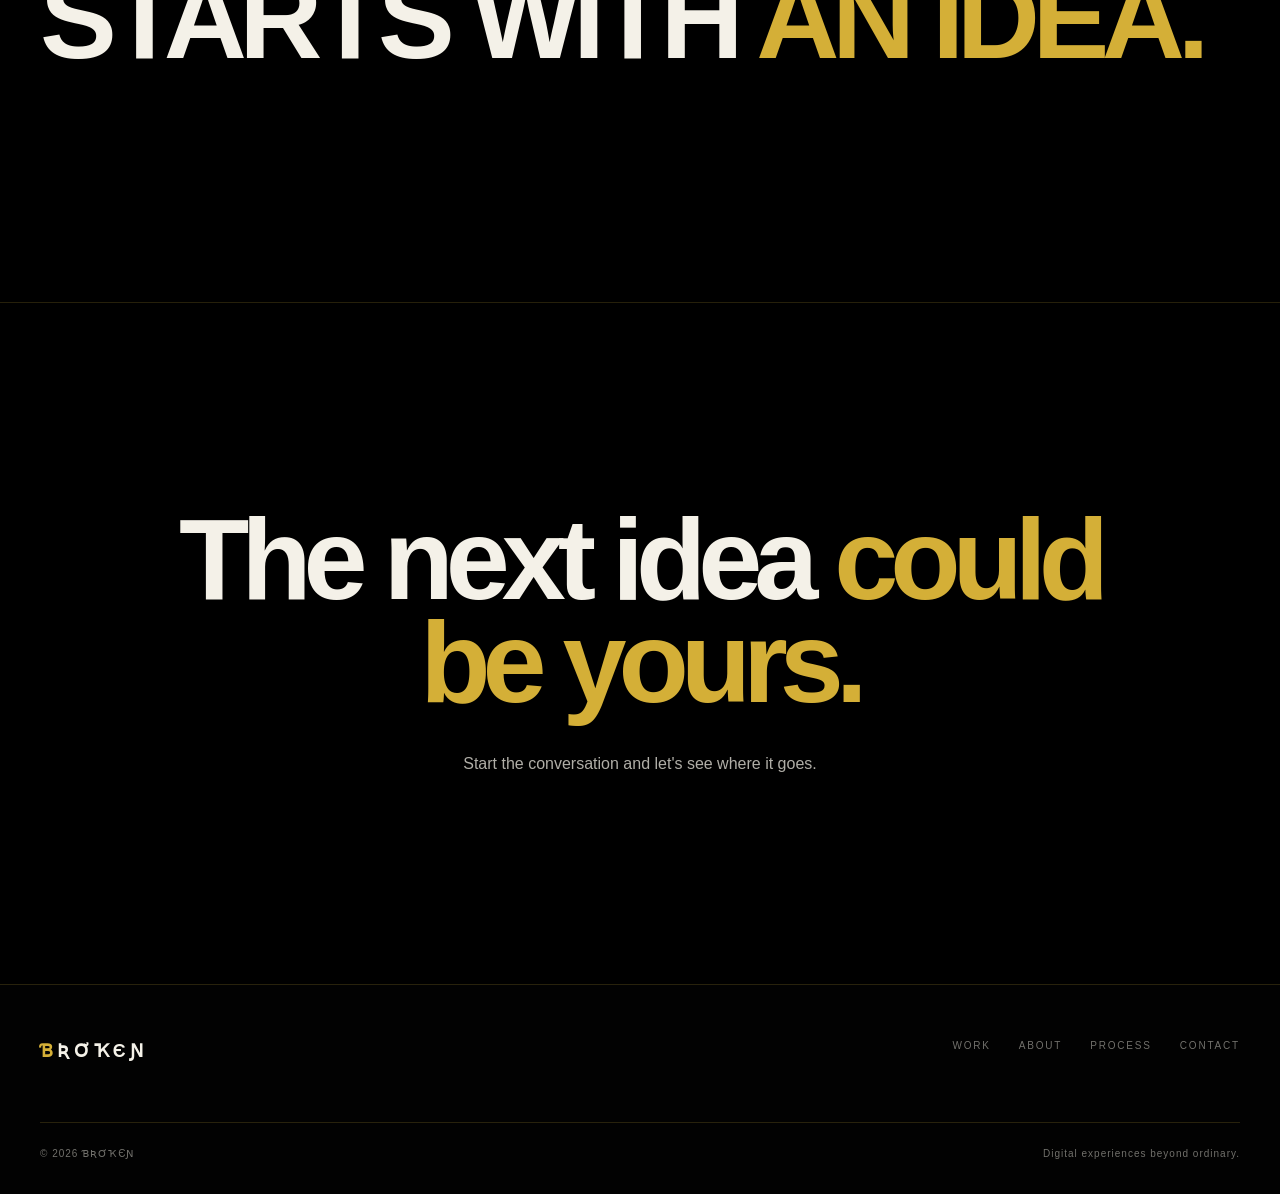
<file: pages/contact.html>
<!DOCTYPE html>
<html lang="en">
<head>
    <meta charset="UTF-8">

    <meta
        name="viewport"
        content="width=device-width, initial-scale=1.0"
    >

    <meta
        name="description"
        content="Contact ƁƦƠҠЄƝ — start a new digital project."
    >

    <title>Contact — ƁƦƠҠЄƝ</title>

    <link
        rel="stylesheet"
        href="/static/css/style.css"
    >
</head>

<body>

    <!-- HEADER -->

    <header class="site-header" id="siteHeader">

        <div class="header-inner">

            <a
                href="/"
                class="logo"
                aria-label="ƁƦƠҠЄƝ home"
            >
                <span class="logo-mark">Ɓ</span>ƦƠҠЄƝ
            </a>

            <nav class="main-nav">

                <a href="/pages/work.html">
                    Work
                </a>

                <a href="/pages/about.html">
                    About
                </a>

                <a href="/pages/process.html">
                    Process
                </a>

                <a
                    href="/pages/contact.html"
                    class="active"
                >
                    Contact
                </a>

            </nav>

            <button
                class="menu-toggle"
                id="menuToggle"
                aria-label="Open navigation"
                aria-expanded="false"
            >
                <span></span>
                <span></span>
            </button>

        </div>

    </header>


    <!-- MOBILE NAV -->

    <div
        class="mobile-nav"
        id="mobileNav"
        aria-hidden="true"
    >

        <nav class="mobile-nav-links">

            <a href="/pages/work.html">
                Work
            </a>

            <a href="/pages/about.html">
                About
            </a>

            <a href="/pages/process.html">
                Process
            </a>

            <a href="/pages/contact.html">
                Contact
            </a>

        </nav>

    </div>


    <main>

        <!-- PAGE HERO -->

        <section class="page-hero">

            <div class="container">

                <div class="section-label reveal">
                    Contact
                </div>

                <h1 class="page-hero-title reveal">
                    LET'S MAKE
                    <span>SOMETHING.</span>
                </h1>

            </div>

        </section>


        <!-- CONTACT INTRO -->

        <section class="section">

            <div class="container">

                <div class="section-heading reveal">

                    <div class="section-label">
                        Start Here
                    </div>

                    <h2 class="section-title">
                        Have an idea?
                        <strong>Bring it.</strong>
                    </h2>

                </div>

                <p class="section-copy reveal">
                    Tell me what you are thinking about.
                    It does not need to be completely figured
                    out. A rough idea is enough to start a
                    conversation.
                </p>

            </div>

        </section>


        <!-- CONTACT OPTIONS -->

        <section class="section section-dark">

            <div class="container">

                <div class="section-heading reveal">

                    <div class="section-label">
                        Direct Contact
                    </div>

                    <h2 class="section-title">
                        Choose your
                        <strong>way in.</strong>
                    </h2>

                </div>


                <div class="capability-list">

                    <a
                        href="mailto:Sylveprince0@gmail.com"
                        class="capability reveal"
                    >

                        <div class="capability-number">
                            01
                        </div>

                        <div class="capability-name">
                            Email
                        </div>

                        <div class="capability-arrow">
                            ↗
                        </div>

                    </a>


                    <a
                        href="https://wa.me/2347071040786"
                        target="_blank"
                        rel="noopener noreferrer"
                        class="capability reveal"
                    >

                        <div class="capability-number">
                            02
                        </div>

                        <div class="capability-name">
                            WhatsApp
                        </div>

                        <div class="capability-arrow">
                            ↗
                        </div>

                    </a>

                </div>

            </div>

        </section>


        <!-- CONTACT FORM -->

        <section class="section">

            <div class="container">

                <div class="section-heading reveal">

                    <div class="section-label">
                        Project Enquiry
                    </div>

                    <h2 class="section-title">
                        Tell me about
                        <strong>the idea.</strong>
                    </h2>

                </div>


                <form
                    class="reveal"
                    id="contactForm"
                >

                    <div class="form-grid">

                        <div class="form-field">

                            <label for="name">
                                Name
                            </label>

                            <input
                                id="name"
                                name="name"
                                type="text"
                                autocomplete="name"
                                placeholder="Your name"
                                required
                            >

                        </div>


                        <div class="form-field">

                            <label for="email">
                                Email
                            </label>

                            <input
                                id="email"
                                name="email"
                                type="email"
                                autocomplete="email"
                                placeholder="you@example.com"
                                required
                            >

                        </div>


                        <div class="form-field">

                            <label for="project">
                                Project Type
                            </label>

                            <select
                                id="project"
                                name="project"
                            >

                                <option value="">
                                    Select one
                                </option>

                                <option value="website">
                                    Website
                                </option>

                                <option value="application">
                                    Application
                                </option>

                                <option value="digital-product">
                                    Digital Product
                                </option>

                                <option value="experiment">
                                    Experiment
                                </option>

                                <option value="other">
                                    Something Else
                                </option>

                            </select>

                        </div>


                        <div class="form-field">

                            <label for="budget">
                                Budget
                            </label>

                            <select
                                id="budget"
                                name="budget"
                            >

                                <option value="">
                                    Select one
                                </option>

                                <option value="not-sure">
                                    Not sure yet
                                </option>

                                <option value="small">
                                    Starting small
                                </option>

                                <option value="medium">
                                    Mid-range
                                </option>

                                <option value="large">
                                    Larger project
                                </option>

                            </select>

                        </div>


                        <div class="form-field full">

                            <label for="message">
                                Your Idea
                            </label>

                            <textarea
                                id="message"
                                name="message"
                                placeholder="Tell me what you want to build..."
                                required
                            ></textarea>

                        </div>


                        <div class="form-field full">

                            <button
                                type="submit"
                                class="btn btn-gold"
                            >
                                Send Enquiry
                            </button>

                        </div>

                    </div>

                </form>

            </div>

        </section>


        <!-- FINAL STATEMENT -->

        <section class="section statement">

            <div class="container">

                <div class="statement-text reveal">
                    Every great thing
                    starts with
                    <span>an idea.</span>
                </div>

            </div>

        </section>


        <!-- CTA -->

        <section class="cta">

            <div class="container reveal">

                <h2 class="cta-title">
                    The next idea
                    <span>could be yours.</span>
                </h2>

                <p class="cta-copy">
                    Start the conversation and let's see
                    where it goes.
                </p>

            </div>

        </section>

    </main>


    <!-- FOOTER -->

    <footer class="site-footer">

        <div class="container">

            <div class="footer-top">

                <div class="footer-brand">
                    <span>Ɓ</span>ƦƠҠЄƝ
                </div>

                <nav class="footer-nav">

                    <a href="/pages/work.html">
                        Work
                    </a>

                    <a href="/pages/about.html">
                        About
                    </a>

                    <a href="/pages/process.html">
                        Process
                    </a>

                    <a href="/pages/contact.html">
                        Contact
                    </a>

                </nav>

            </div>

            <div class="footer-bottom">

                <div>
                    © 2026 ƁƦƠҠЄƝ
                </div>

                <div>
                    Digital experiences beyond ordinary.
                </div>

            </div>

        </div>

    </footer>


    <!-- CURSOR -->

    <div
        class="cursor-glow"
        id="cursorGlow"
    ></div>


    <script src="/static/js/main.js"></script>

</body>
</html>
</file>
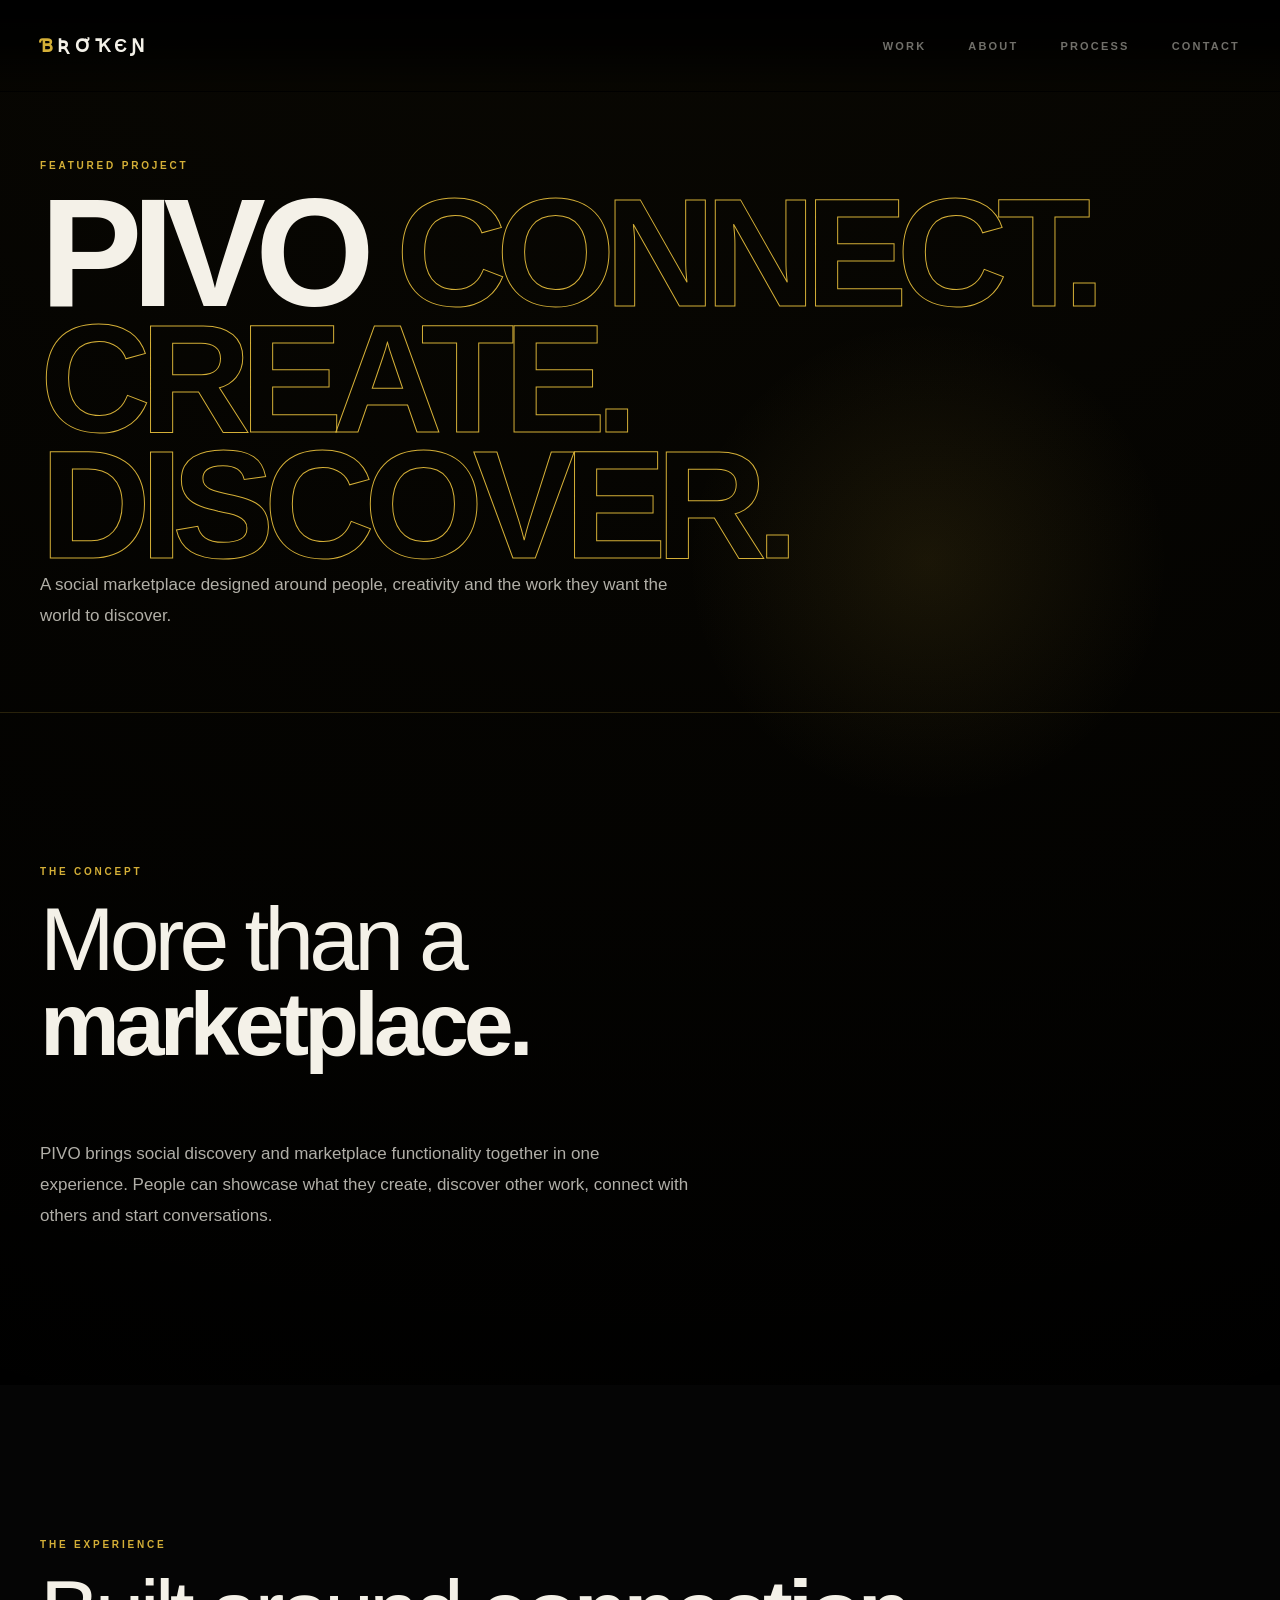
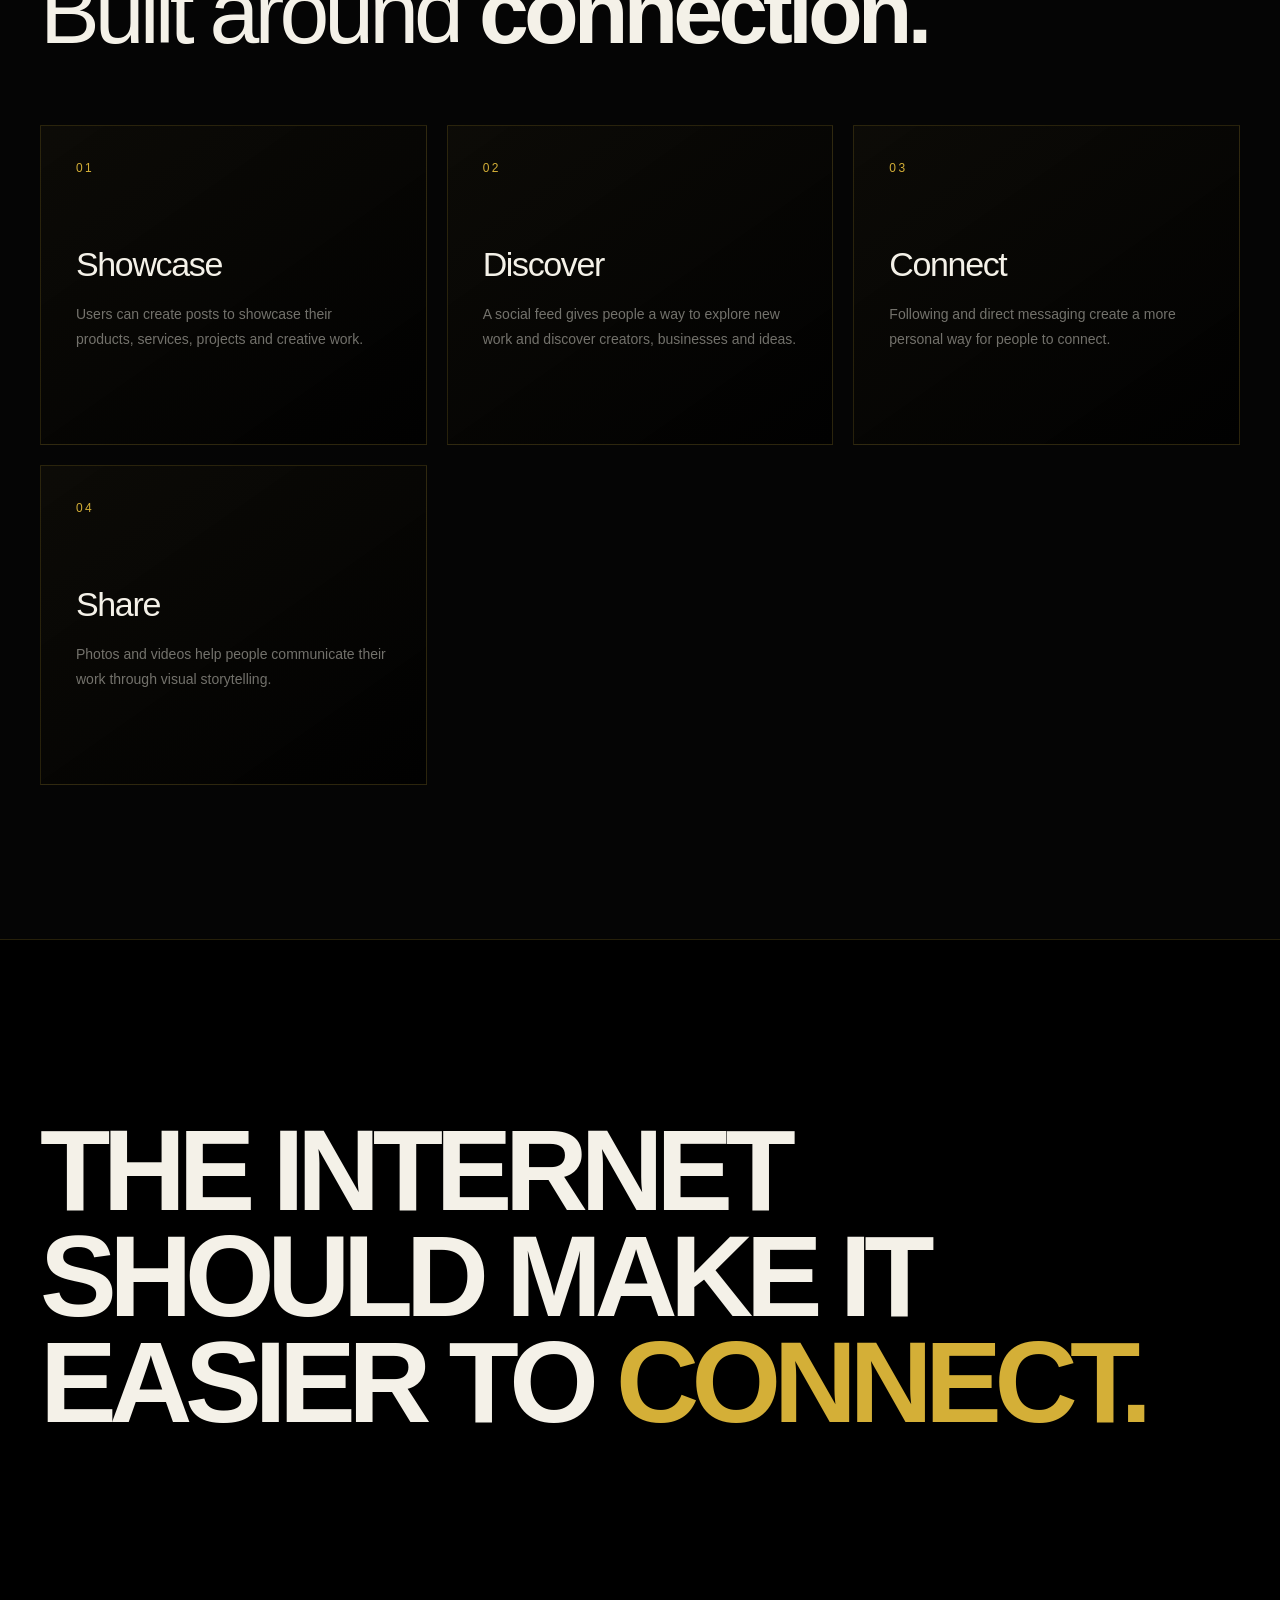
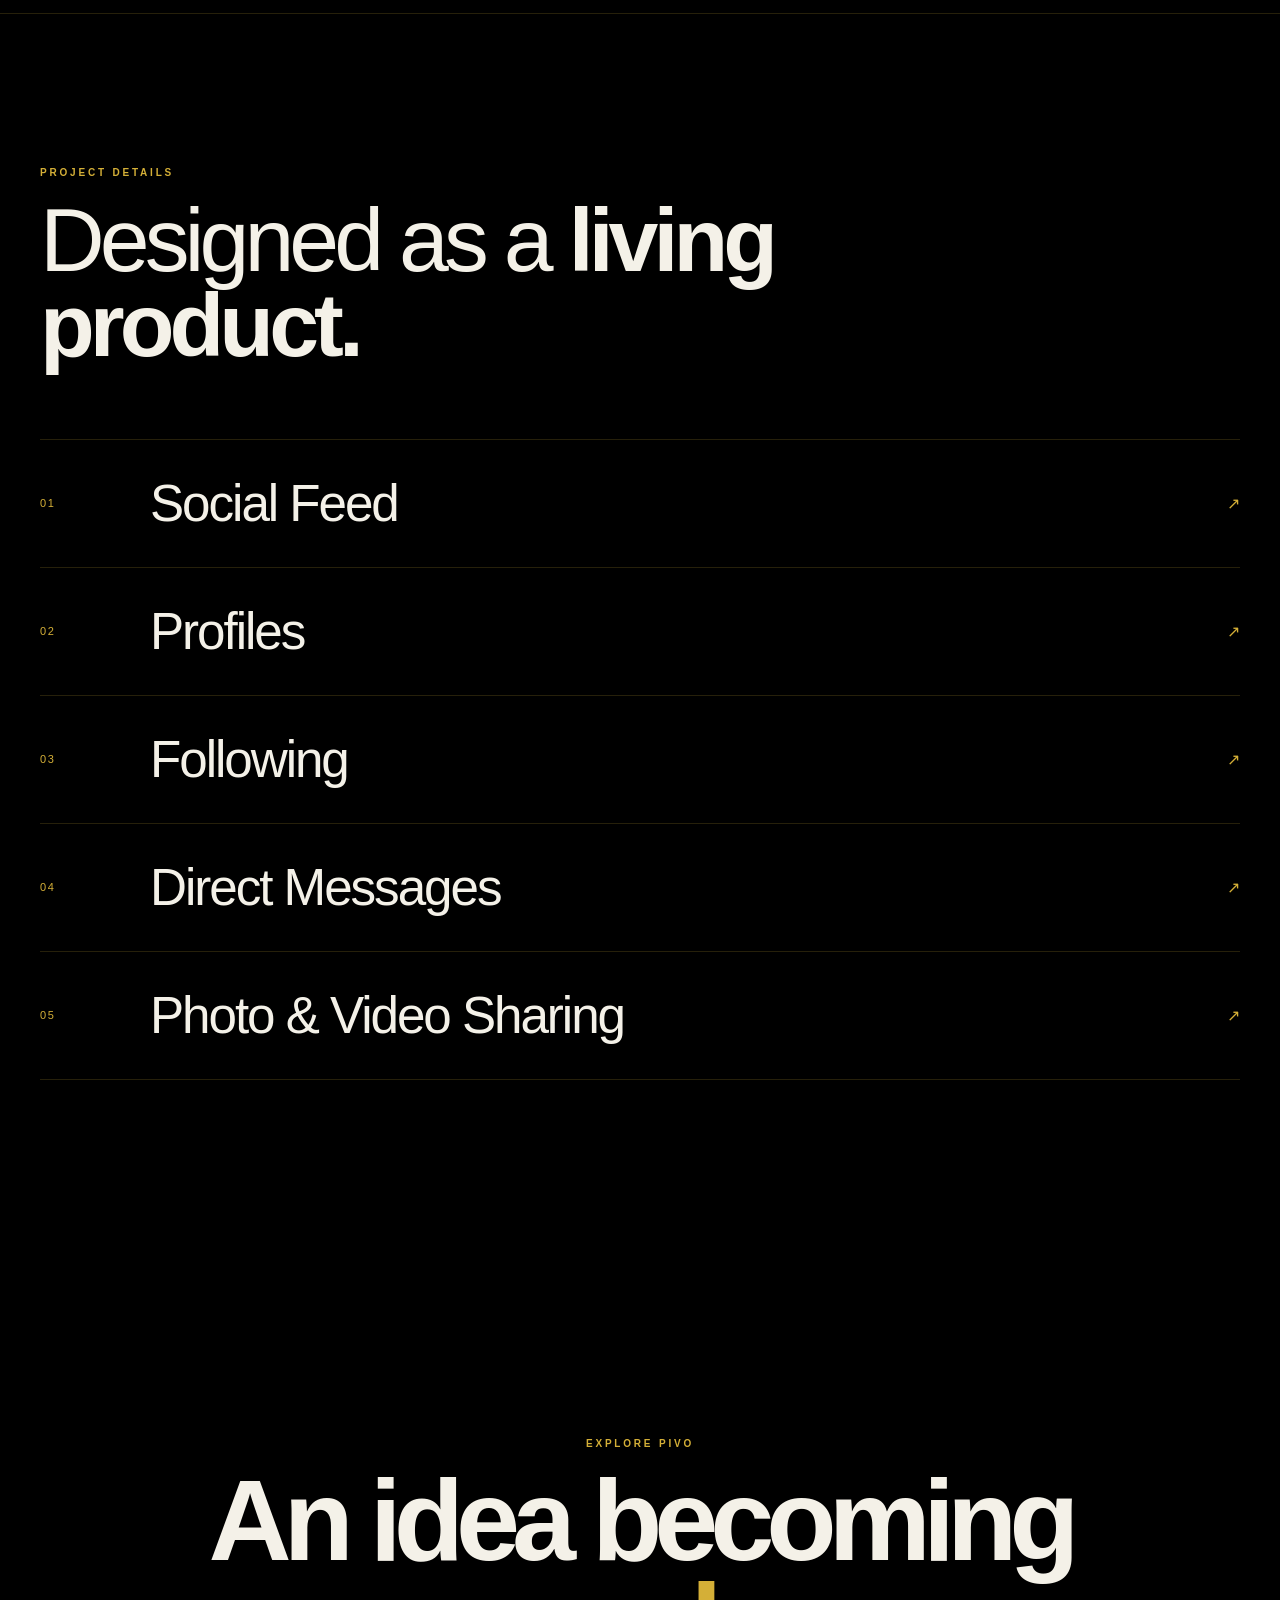
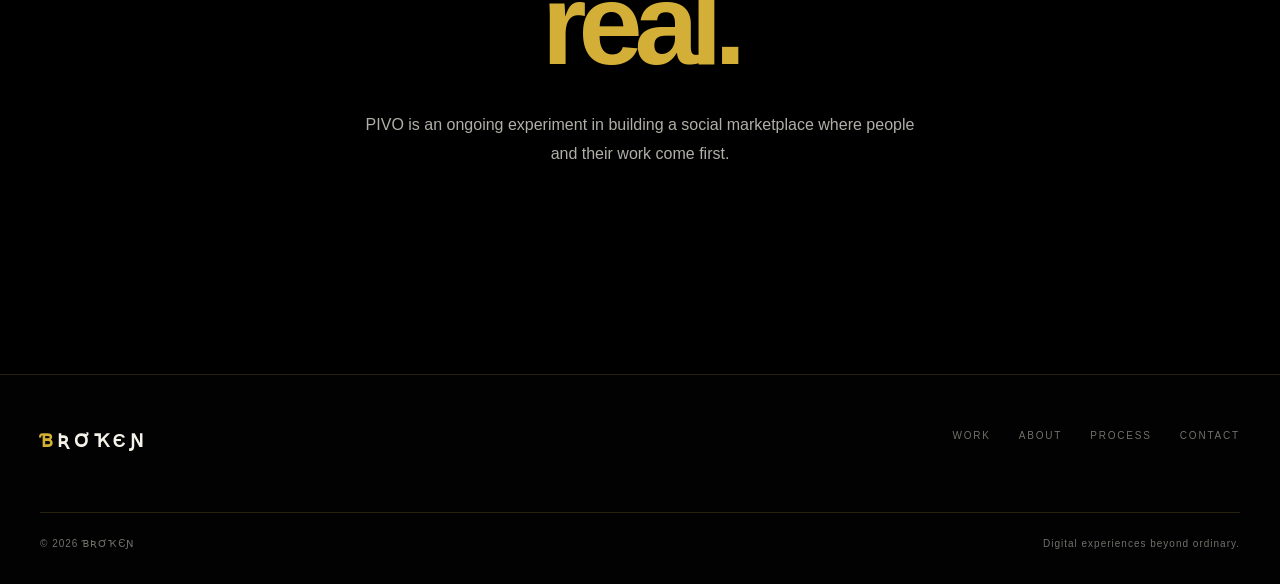
<file: pages/pivo.html>
<!DOCTYPE html>
<html lang="en">
<head>
    <meta charset="UTF-8">

    <meta
        name="viewport"
        content="width=device-width, initial-scale=1.0"
    >

    <meta
        name="description"
        content="PIVO — a social marketplace experience by ƁƦƠҠЄƝ."
    >

    <title>PIVO — ƁƦƠҠЄƝ</title>

    <link
        rel="stylesheet"
        href="/static/css/style.css"
    >
</head>

<body>

    <!-- HEADER -->

    <header class="site-header" id="siteHeader">

        <div class="header-inner">

            <a
                href="/"
                class="logo"
                aria-label="ƁƦƠҠЄƝ home"
            >
                <span class="logo-mark">Ɓ</span>ƦƠҠЄƝ
            </a>

            <nav class="main-nav">

                <a href="/pages/work.html">
                    Work
                </a>

                <a href="/pages/about.html">
                    About
                </a>

                <a href="/pages/process.html">
                    Process
                </a>

                <a href="/pages/contact.html">
                    Contact
                </a>

            </nav>

            <button
                class="menu-toggle"
                id="menuToggle"
                aria-label="Open navigation"
                aria-expanded="false"
            >
                <span></span>
                <span></span>
            </button>

        </div>

    </header>


    <!-- MOBILE NAV -->

    <div
        class="mobile-nav"
        id="mobileNav"
        aria-hidden="true"
    >

        <nav class="mobile-nav-links">

            <a href="/pages/work.html">
                Work
            </a>

            <a href="/pages/about.html">
                About
            </a>

            <a href="/pages/process.html">
                Process
            </a>

            <a href="/pages/contact.html">
                Contact
            </a>

        </nav>

    </div>


    <main>

        <!-- PROJECT HERO -->

        <section class="page-hero">

            <div class="container">

                <div class="section-label reveal">
                    Featured Project
                </div>

                <h1 class="page-hero-title reveal">
                    PIVO
                    <span>CONNECT. CREATE. DISCOVER.</span>
                </h1>

                <p class="section-copy reveal">
                    A social marketplace designed around
                    people, creativity and the work they
                    want the world to discover.
                </p>

            </div>

        </section>


        <!-- PROJECT INTRO -->

        <section class="section">

            <div class="container">

                <div class="section-heading reveal">

                    <div class="section-label">
                        The Concept
                    </div>

                    <h2 class="section-title">
                        More than a
                        <strong>marketplace.</strong>
                    </h2>

                </div>

                <p class="section-copy reveal">
                    PIVO brings social discovery and
                    marketplace functionality together in
                    one experience. People can showcase
                    what they create, discover other work,
                    connect with others and start conversations.
                </p>

            </div>

        </section>


        <!-- EXPERIENCE -->

        <section class="section section-dark">

            <div class="container">

                <div class="section-heading reveal">

                    <div class="section-label">
                        The Experience
                    </div>

                    <h2 class="section-title">
                        Built around
                        <strong>connection.</strong>
                    </h2>

                </div>


                <div class="process-grid">

                    <article class="process-card reveal">

                        <div class="process-number">
                            01
                        </div>

                        <h2 class="process-title">
                            Showcase
                        </h2>

                        <p class="process-text">
                            Users can create posts to showcase
                            their products, services, projects
                            and creative work.
                        </p>

                    </article>


                    <article class="process-card reveal">

                        <div class="process-number">
                            02
                        </div>

                        <h2 class="process-title">
                            Discover
                        </h2>

                        <p class="process-text">
                            A social feed gives people a way
                            to explore new work and discover
                            creators, businesses and ideas.
                        </p>

                    </article>


                    <article class="process-card reveal">

                        <div class="process-number">
                            03
                        </div>

                        <h2 class="process-title">
                            Connect
                        </h2>

                        <p class="process-text">
                            Following and direct messaging
                            create a more personal way for
                            people to connect.
                        </p>

                    </article>


                    <article class="process-card reveal">

                        <div class="process-number">
                            04
                        </div>

                        <h2 class="process-title">
                            Share
                        </h2>

                        <p class="process-text">
                            Photos and videos help people
                            communicate their work through
                            visual storytelling.
                        </p>

                    </article>

                </div>

            </div>

        </section>


        <!-- STATEMENT -->

        <section class="section statement">

            <div class="container">

                <div class="statement-text reveal">
                    The internet should
                    make it easier to
                    <span>connect.</span>
                </div>

            </div>

        </section>


        <!-- PROJECT DETAILS -->

        <section class="section">

            <div class="container">

                <div class="section-heading reveal">

                    <div class="section-label">
                        Project Details
                    </div>

                    <h2 class="section-title">
                        Designed as a
                        <strong>living product.</strong>
                    </h2>

                </div>


                <div class="capability-list">

                    <div class="capability reveal">

                        <div class="capability-number">
                            01
                        </div>

                        <div class="capability-name">
                            Social Feed
                        </div>

                        <div class="capability-arrow">
                            ↗
                        </div>

                    </div>


                    <div class="capability reveal">

                        <div class="capability-number">
                            02
                        </div>

                        <div class="capability-name">
                            Profiles
                        </div>

                        <div class="capability-arrow">
                            ↗
                        </div>

                    </div>


                    <div class="capability reveal">

                        <div class="capability-number">
                            03
                        </div>

                        <div class="capability-name">
                            Following
                        </div>

                        <div class="capability-arrow">
                            ↗
                        </div>

                    </div>


                    <div class="capability reveal">

                        <div class="capability-number">
                            04
                        </div>

                        <div class="capability-name">
                            Direct Messages
                        </div>

                        <div class="capability-arrow">
                            ↗
                        </div>

                    </div>


                    <div class="capability reveal">

                        <div class="capability-number">
                            05
                        </div>

                        <div class="capability-name">
                            Photo &amp; Video Sharing
                        </div>

                        <div class="capability-arrow">
                            ↗
                        </div>

                    </div>

                </div>

            </div>

        </section>


        <!-- LIVE PROJECT -->

        <section class="cta">

            <div class="container reveal">

                <div class="section-label">
                    Explore PIVO
                </div>

                <h2 class="cta-title">
                    An idea becoming
                    <span>real.</span>
                </h2>

                <p class="cta-copy">
                    PIVO is an ongoing experiment in
                    building a social marketplace where
                    people and their work come first.
                </p>

            </div>

        </section>

    </main>


    <!-- FOOTER -->

    <footer class="site-footer">

        <div class="container">

            <div class="footer-top">

                <div class="footer-brand">
                    <span>Ɓ</span>ƦƠҠЄƝ
                </div>

                <nav class="footer-nav">

                    <a href="/pages/work.html">
                        Work
                    </a>

                    <a href="/pages/about.html">
                        About
                    </a>

                    <a href="/pages/process.html">
                        Process
                    </a>

                    <a href="/pages/contact.html">
                        Contact
                    </a>

                </nav>

            </div>

            <div class="footer-bottom">

                <div>
                    © 2026 ƁƦƠҠЄƝ
                </div>

                <div>
                    Digital experiences beyond ordinary.
                </div>

            </div>

        </div>

    </footer>


    <!-- CURSOR -->

    <div
        class="cursor-glow"
        id="cursorGlow"
    ></div>


    <script src="/static/js/main.js"></script>

</body>
</html>
</file>
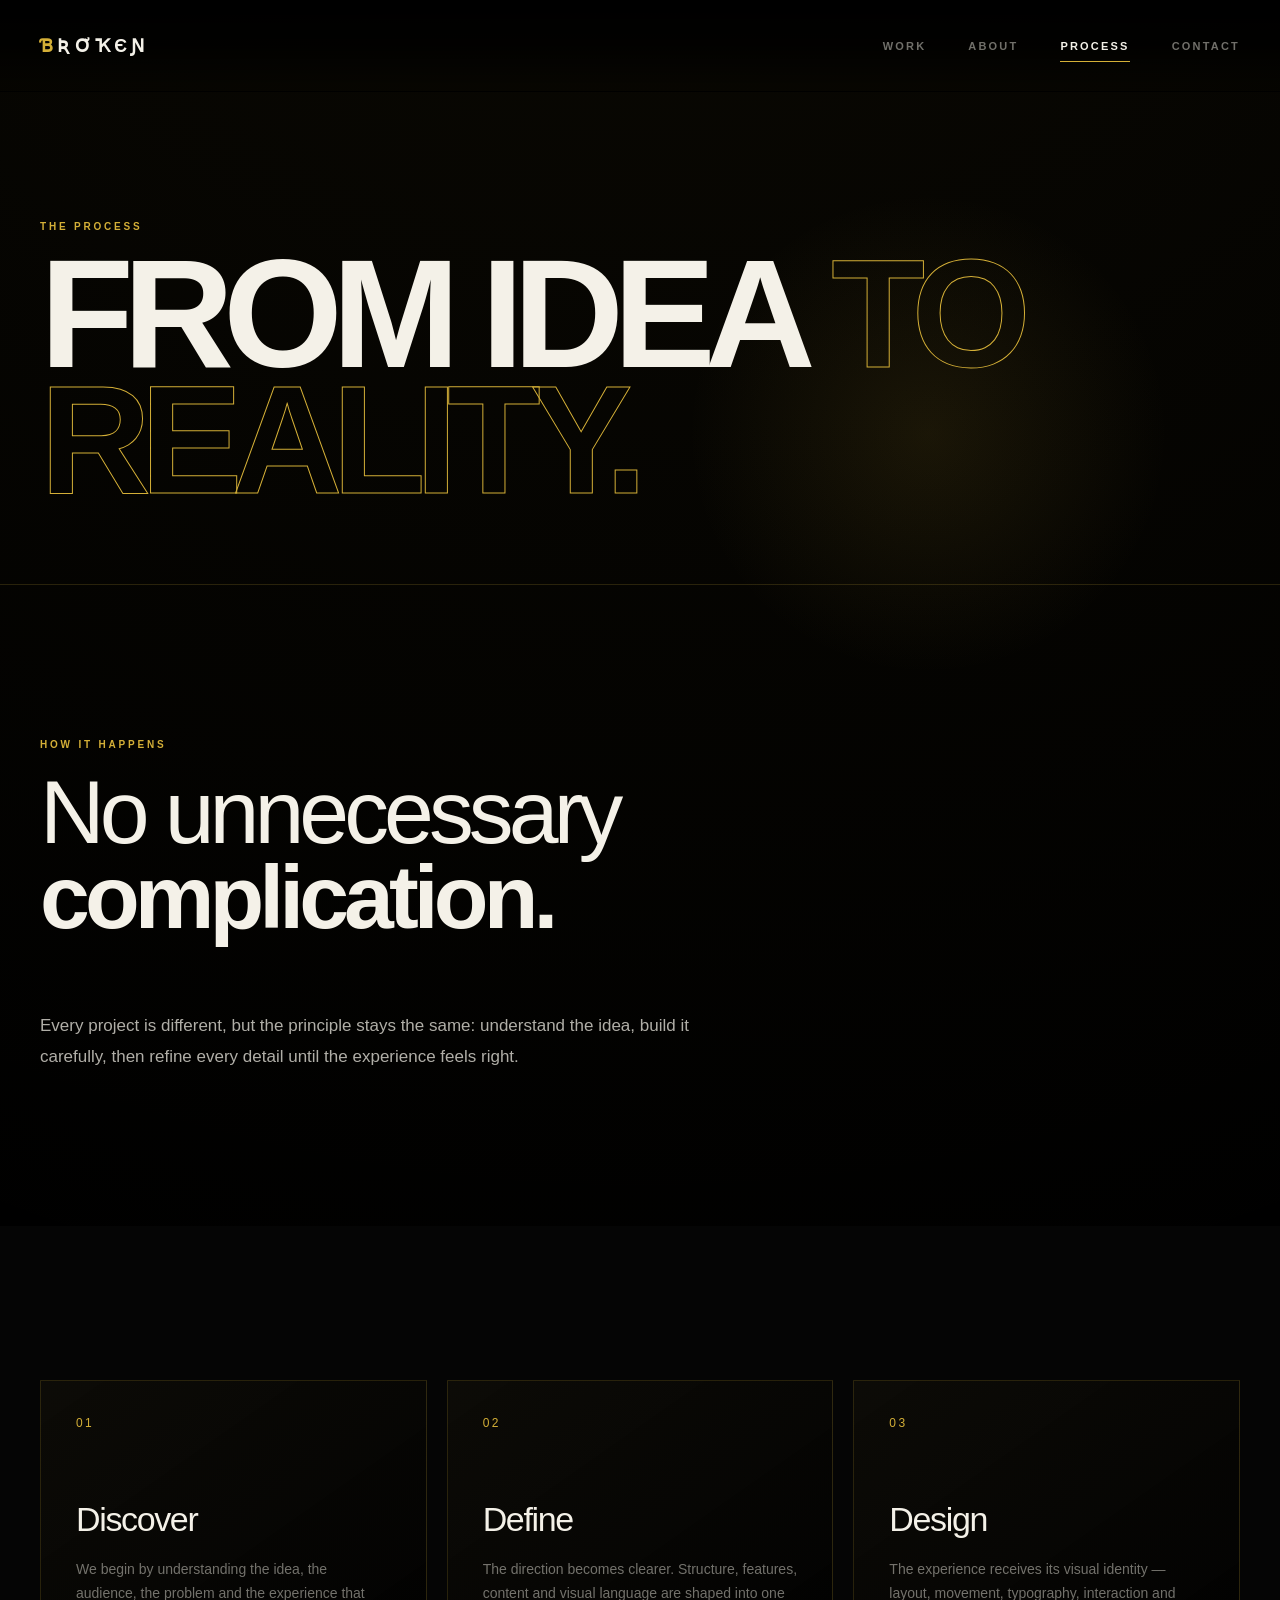
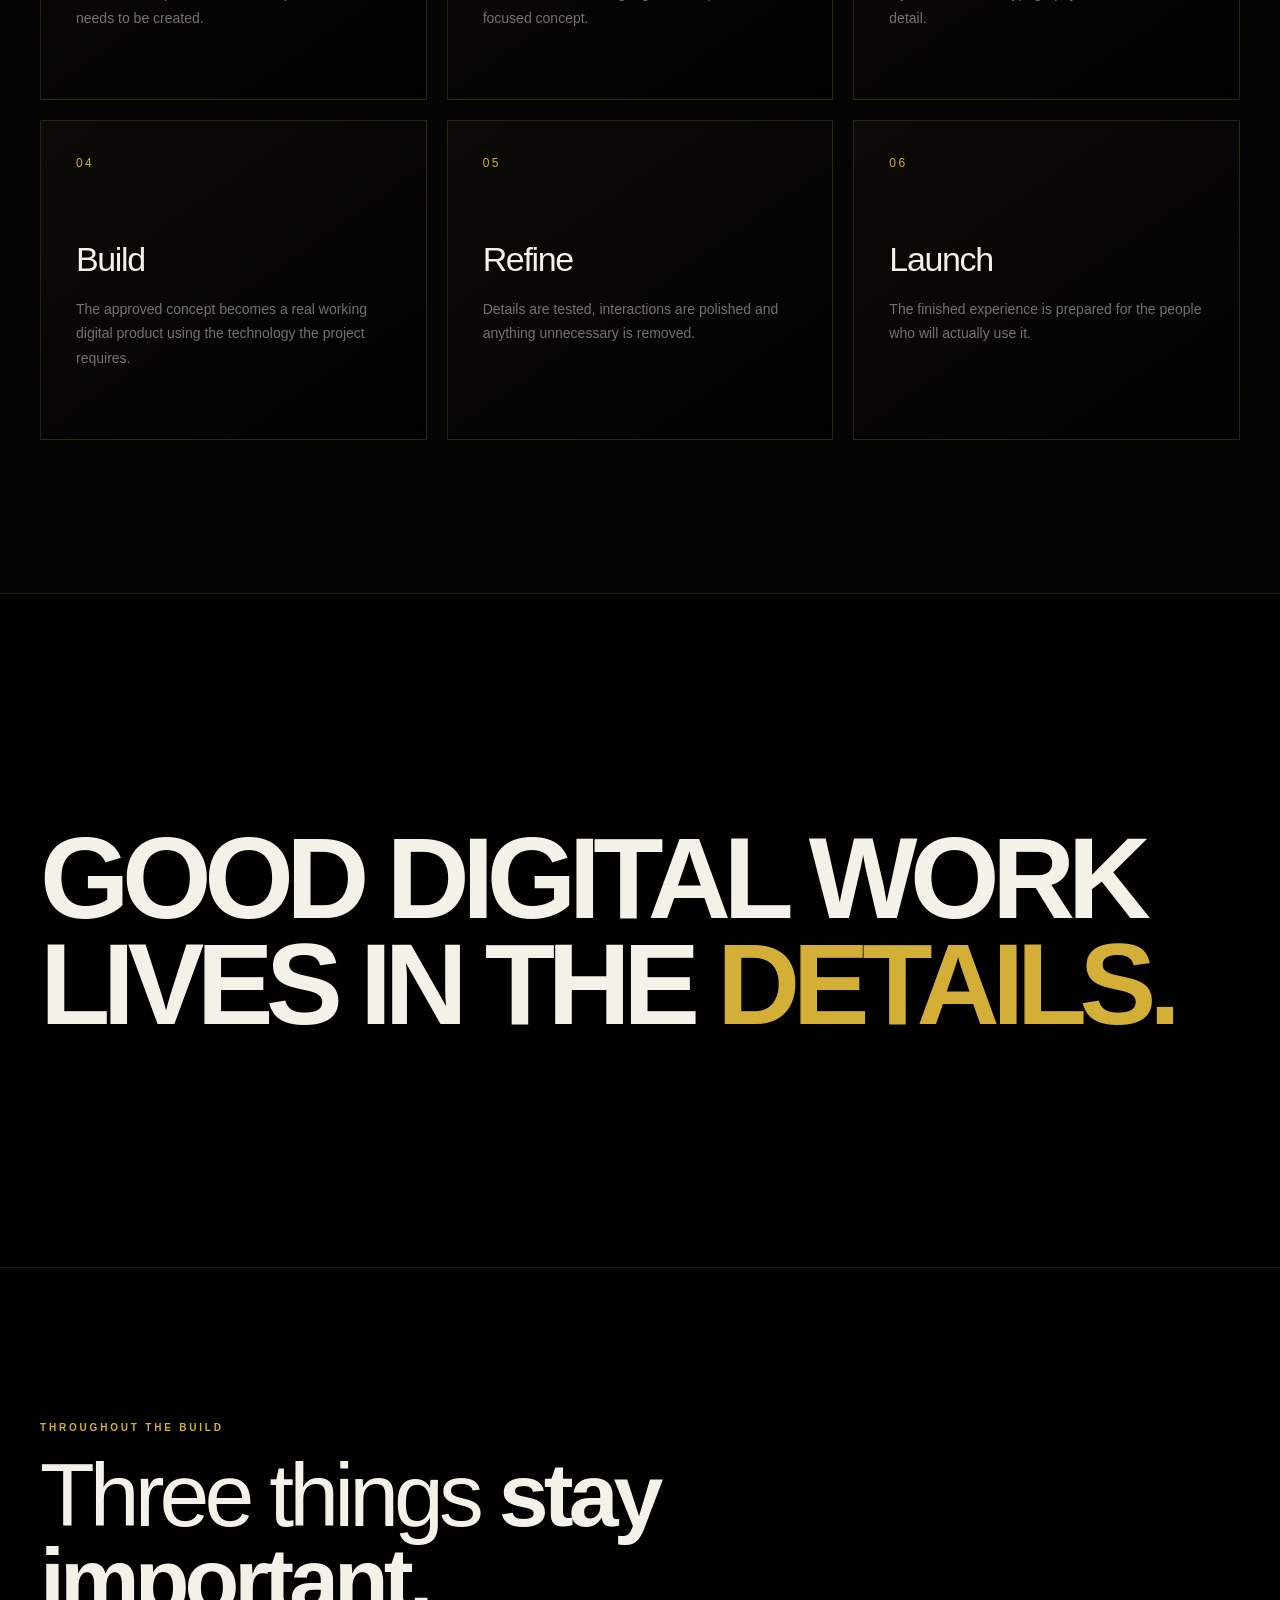
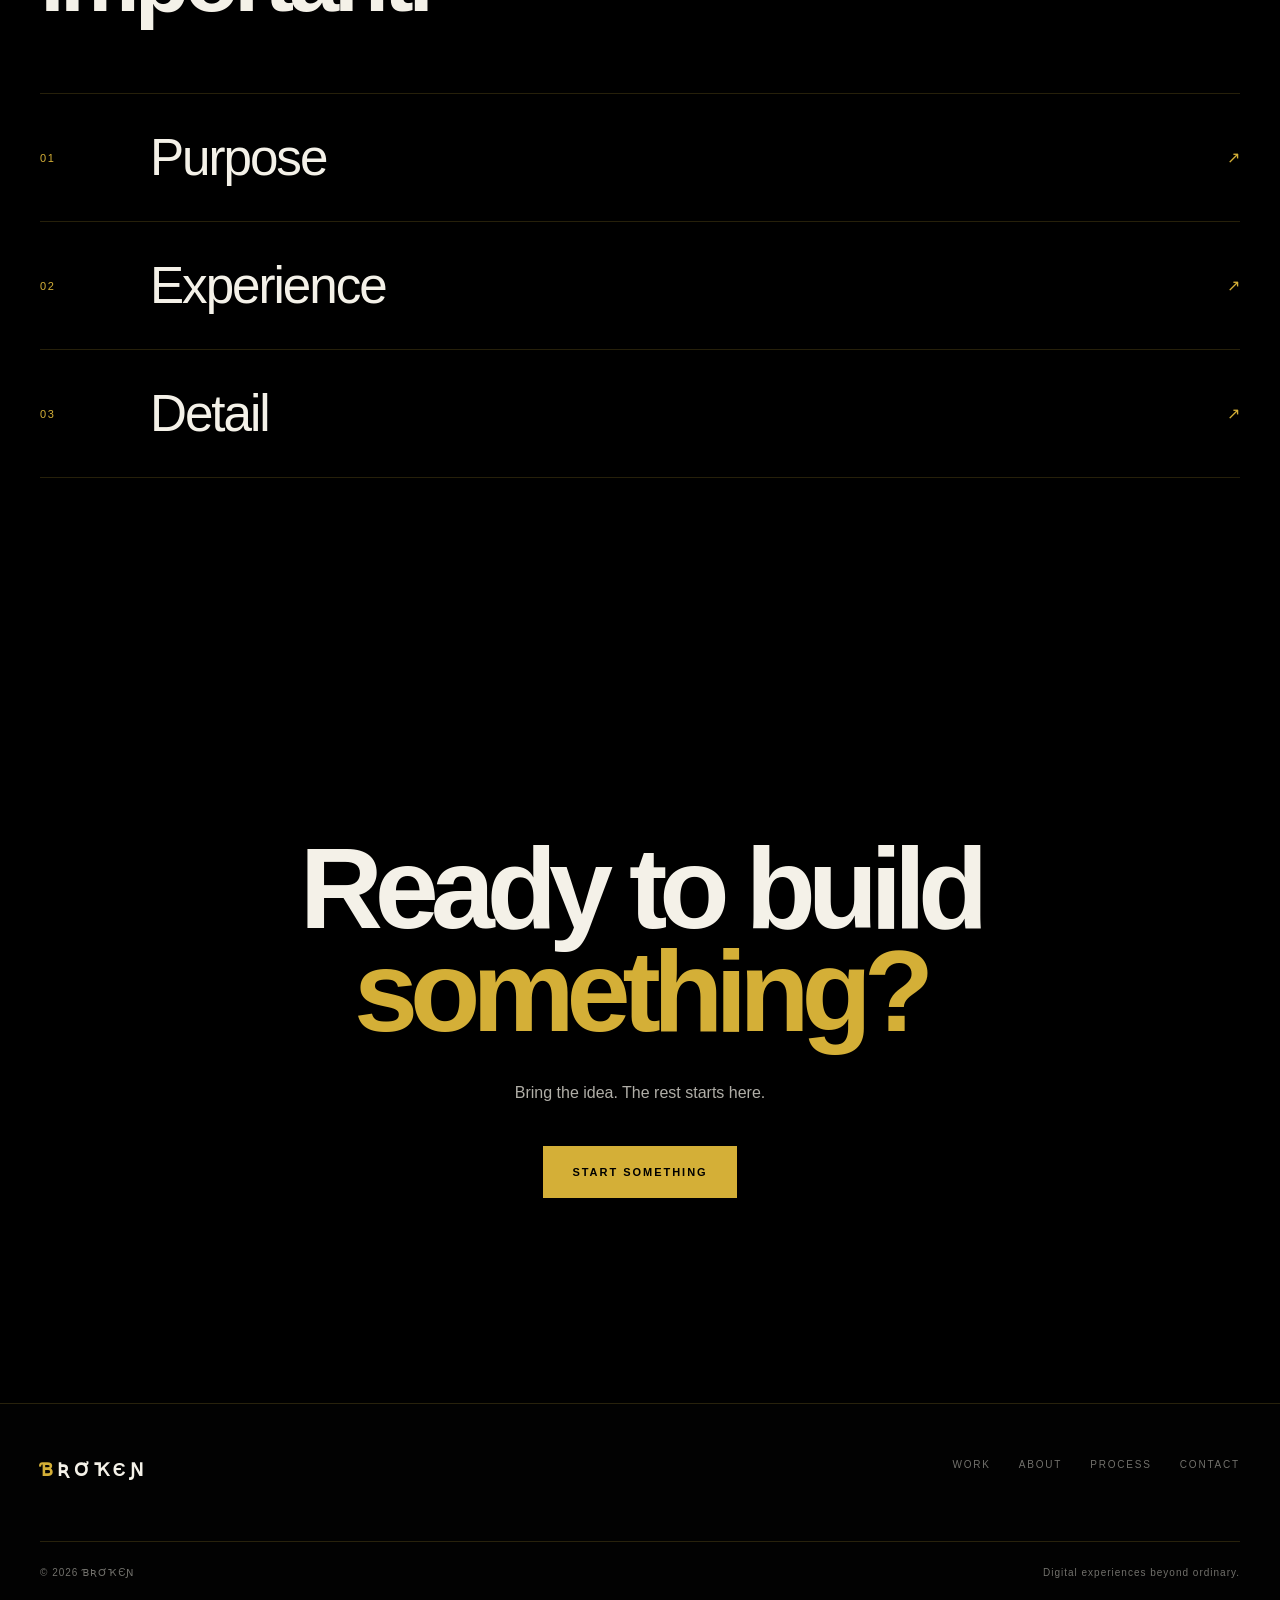
<file: pages/process.html>
<!DOCTYPE html>
<html lang="en">
<head>
    <meta charset="UTF-8">

    <meta
        name="viewport"
        content="width=device-width, initial-scale=1.0"
    >

    <meta
        name="description"
        content="The ƁƦƠҠЄƝ process — from idea to finished digital experience."
    >

    <title>Process — ƁƦƠҠЄƝ</title>

    <link
        rel="stylesheet"
        href="/static/css/style.css"
    >
</head>

<body>

    <!-- HEADER -->

    <header class="site-header" id="siteHeader">

        <div class="header-inner">

            <a
                href="/"
                class="logo"
                aria-label="ƁƦƠҠЄƝ home"
            >
                <span class="logo-mark">Ɓ</span>ƦƠҠЄƝ
            </a>

            <nav class="main-nav">

                <a href="/pages/work.html">
                    Work
                </a>

                <a href="/pages/about.html">
                    About
                </a>

                <a
                    href="/pages/process.html"
                    class="active"
                >
                    Process
                </a>

                <a href="/pages/contact.html">
                    Contact
                </a>

            </nav>

            <button
                class="menu-toggle"
                id="menuToggle"
                aria-label="Open navigation"
                aria-expanded="false"
            >
                <span></span>
                <span></span>
            </button>

        </div>

    </header>


    <!-- MOBILE NAV -->

    <div
        class="mobile-nav"
        id="mobileNav"
        aria-hidden="true"
    >

        <nav class="mobile-nav-links">

            <a href="/pages/work.html">
                Work
            </a>

            <a href="/pages/about.html">
                About
            </a>

            <a href="/pages/process.html">
                Process
            </a>

            <a href="/pages/contact.html">
                Contact
            </a>

        </nav>

    </div>


    <main>

        <!-- PAGE HERO -->

        <section class="page-hero">

            <div class="container">

                <div class="section-label reveal">
                    The Process
                </div>

                <h1 class="page-hero-title reveal">
                    FROM IDEA
                    <span>TO REALITY.</span>
                </h1>

            </div>

        </section>


        <!-- INTRO -->

        <section class="section">

            <div class="container">

                <div class="section-heading reveal">

                    <div class="section-label">
                        How It Happens
                    </div>

                    <h2 class="section-title">
                        No unnecessary
                        <strong>complication.</strong>
                    </h2>

                </div>

                <p class="section-copy reveal">
                    Every project is different, but the principle
                    stays the same: understand the idea, build it
                    carefully, then refine every detail until the
                    experience feels right.
                </p>

            </div>

        </section>


        <!-- PROCESS -->

        <section class="section section-dark">

            <div class="container">

                <div class="process-grid">

                    <article class="process-card reveal">

                        <div class="process-number">
                            01
                        </div>

                        <h2 class="process-title">
                            Discover
                        </h2>

                        <p class="process-text">
                            We begin by understanding the idea,
                            the audience, the problem and the
                            experience that needs to be created.
                        </p>

                    </article>


                    <article class="process-card reveal">

                        <div class="process-number">
                            02
                        </div>

                        <h2 class="process-title">
                            Define
                        </h2>

                        <p class="process-text">
                            The direction becomes clearer.
                            Structure, features, content and
                            visual language are shaped into one
                            focused concept.
                        </p>

                    </article>


                    <article class="process-card reveal">

                        <div class="process-number">
                            03
                        </div>

                        <h2 class="process-title">
                            Design
                        </h2>

                        <p class="process-text">
                            The experience receives its visual
                            identity — layout, movement,
                            typography, interaction and detail.
                        </p>

                    </article>


                    <article class="process-card reveal">

                        <div class="process-number">
                            04
                        </div>

                        <h2 class="process-title">
                            Build
                        </h2>

                        <p class="process-text">
                            The approved concept becomes a real
                            working digital product using the
                            technology the project requires.
                        </p>

                    </article>


                    <article class="process-card reveal">

                        <div class="process-number">
                            05
                        </div>

                        <h2 class="process-title">
                            Refine
                        </h2>

                        <p class="process-text">
                            Details are tested, interactions are
                            polished and anything unnecessary is
                            removed.
                        </p>

                    </article>


                    <article class="process-card reveal">

                        <div class="process-number">
                            06
                        </div>

                        <h2 class="process-title">
                            Launch
                        </h2>

                        <p class="process-text">
                            The finished experience is prepared
                            for the people who will actually use
                            it.
                        </p>

                    </article>

                </div>

            </div>

        </section>


        <!-- STATEMENT -->

        <section class="section statement">

            <div class="container">

                <div class="statement-text reveal">
                    Good digital work
                    lives in the
                    <span>details.</span>
                </div>

            </div>

        </section>


        <!-- PRINCIPLES -->

        <section class="section">

            <div class="container">

                <div class="section-heading reveal">

                    <div class="section-label">
                        Throughout The Build
                    </div>

                    <h2 class="section-title">
                        Three things
                        <strong>stay important.</strong>
                    </h2>

                </div>


                <div class="capability-list">

                    <div class="capability reveal">

                        <div class="capability-number">
                            01
                        </div>

                        <div class="capability-name">
                            Purpose
                        </div>

                        <div class="capability-arrow">
                            ↗
                        </div>

                    </div>


                    <div class="capability reveal">

                        <div class="capability-number">
                            02
                        </div>

                        <div class="capability-name">
                            Experience
                        </div>

                        <div class="capability-arrow">
                            ↗
                        </div>

                    </div>


                    <div class="capability reveal">

                        <div class="capability-number">
                            03
                        </div>

                        <div class="capability-name">
                            Detail
                        </div>

                        <div class="capability-arrow">
                            ↗
                        </div>

                    </div>

                </div>

            </div>

        </section>


        <!-- CTA -->

        <section class="cta">

            <div class="container reveal">

                <h2 class="cta-title">
                    Ready to build
                    <span>something?</span>
                </h2>

                <p class="cta-copy">
                    Bring the idea. The rest starts here.
                </p>

                <div
                    class="hero-actions"
                    style="justify-content:center;"
                >

                    <a
                        href="/pages/contact.html"
                        class="btn btn-gold"
                    >
                        Start Something
                    </a>

                </div>

            </div>

        </section>

    </main>


    <!-- FOOTER -->

    <footer class="site-footer">

        <div class="container">

            <div class="footer-top">

                <div class="footer-brand">
                    <span>Ɓ</span>ƦƠҠЄƝ
                </div>

                <nav class="footer-nav">

                    <a href="/pages/work.html">
                        Work
                    </a>

                    <a href="/pages/about.html">
                        About
                    </a>

                    <a href="/pages/process.html">
                        Process
                    </a>

                    <a href="/pages/contact.html">
                        Contact
                    </a>

                </nav>

            </div>

            <div class="footer-bottom">

                <div>
                    © 2026 ƁƦƠҠЄƝ
                </div>

                <div>
                    Digital experiences beyond ordinary.
                </div>

            </div>

        </div>

    </footer>


    <!-- CURSOR -->

    <div
        class="cursor-glow"
        id="cursorGlow"
    ></div>


    <script src="/static/js/main.js"></script>

</body>
</html>
</file>
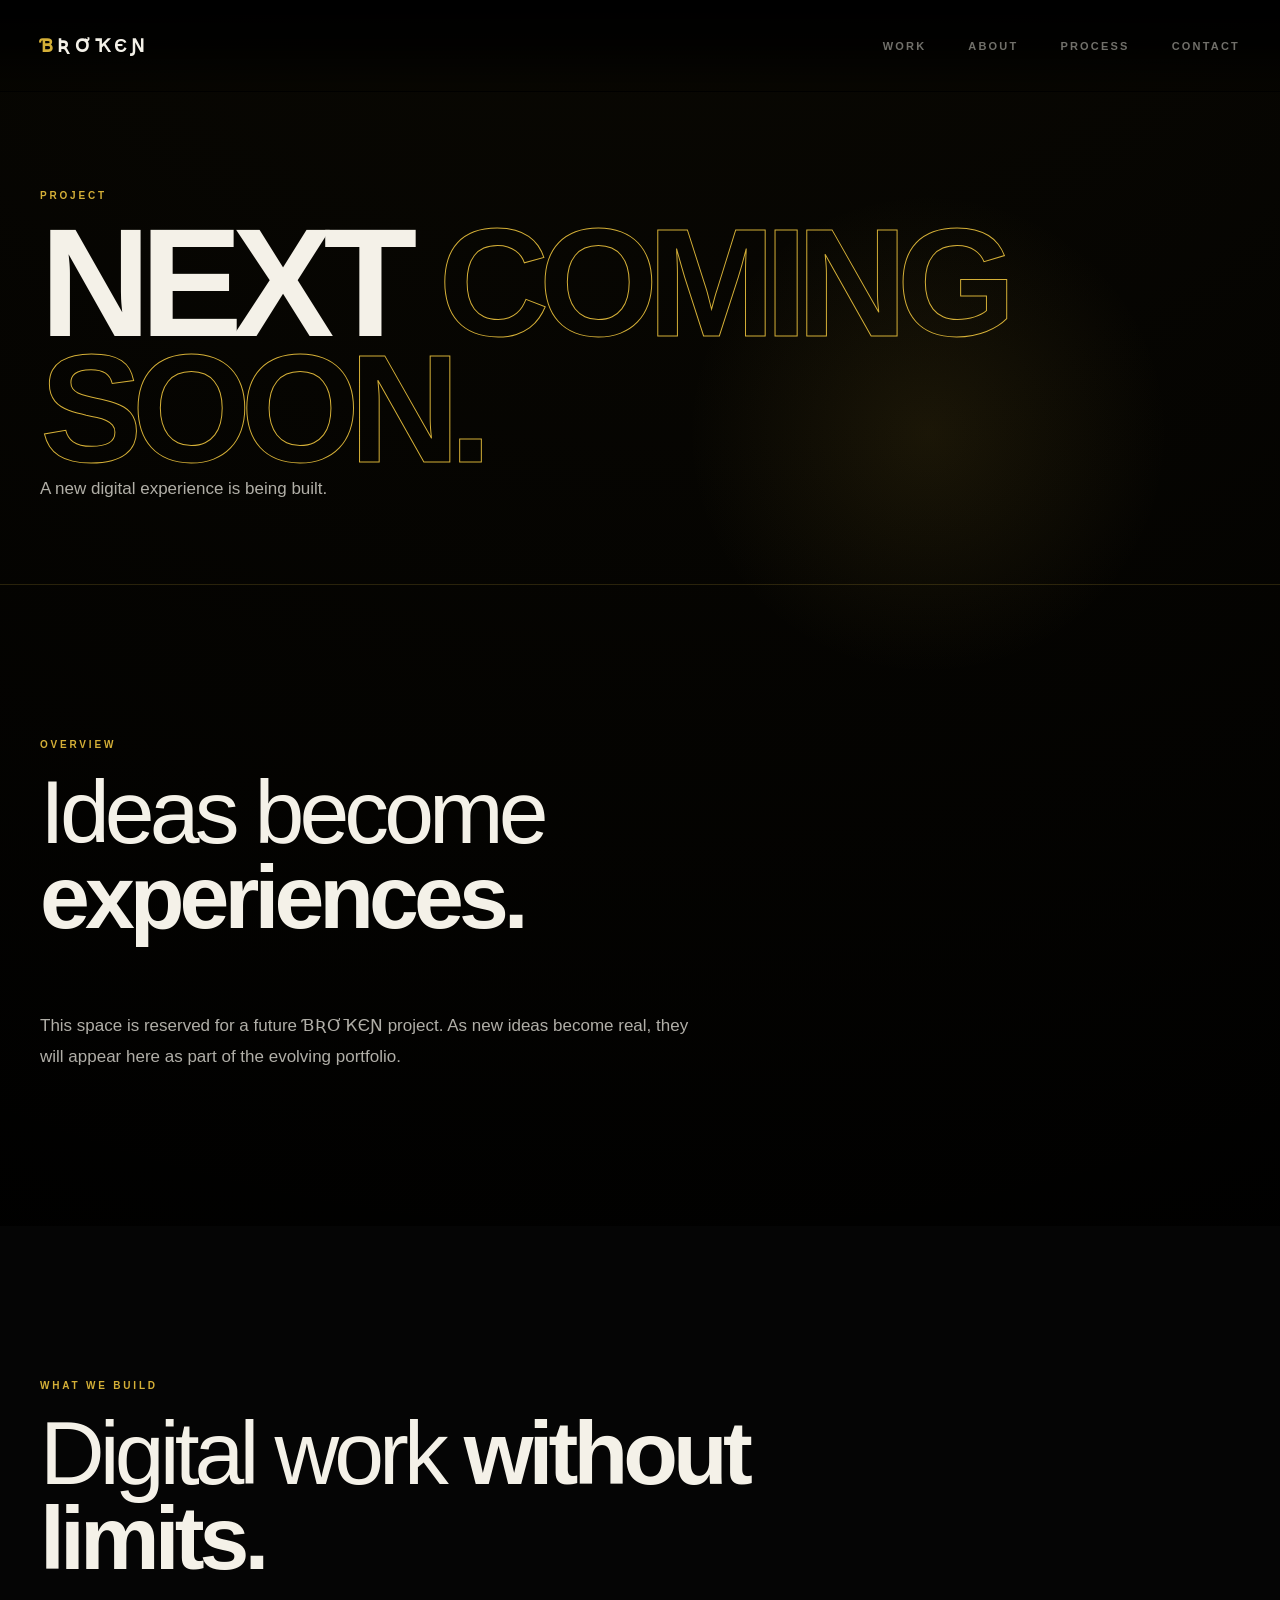
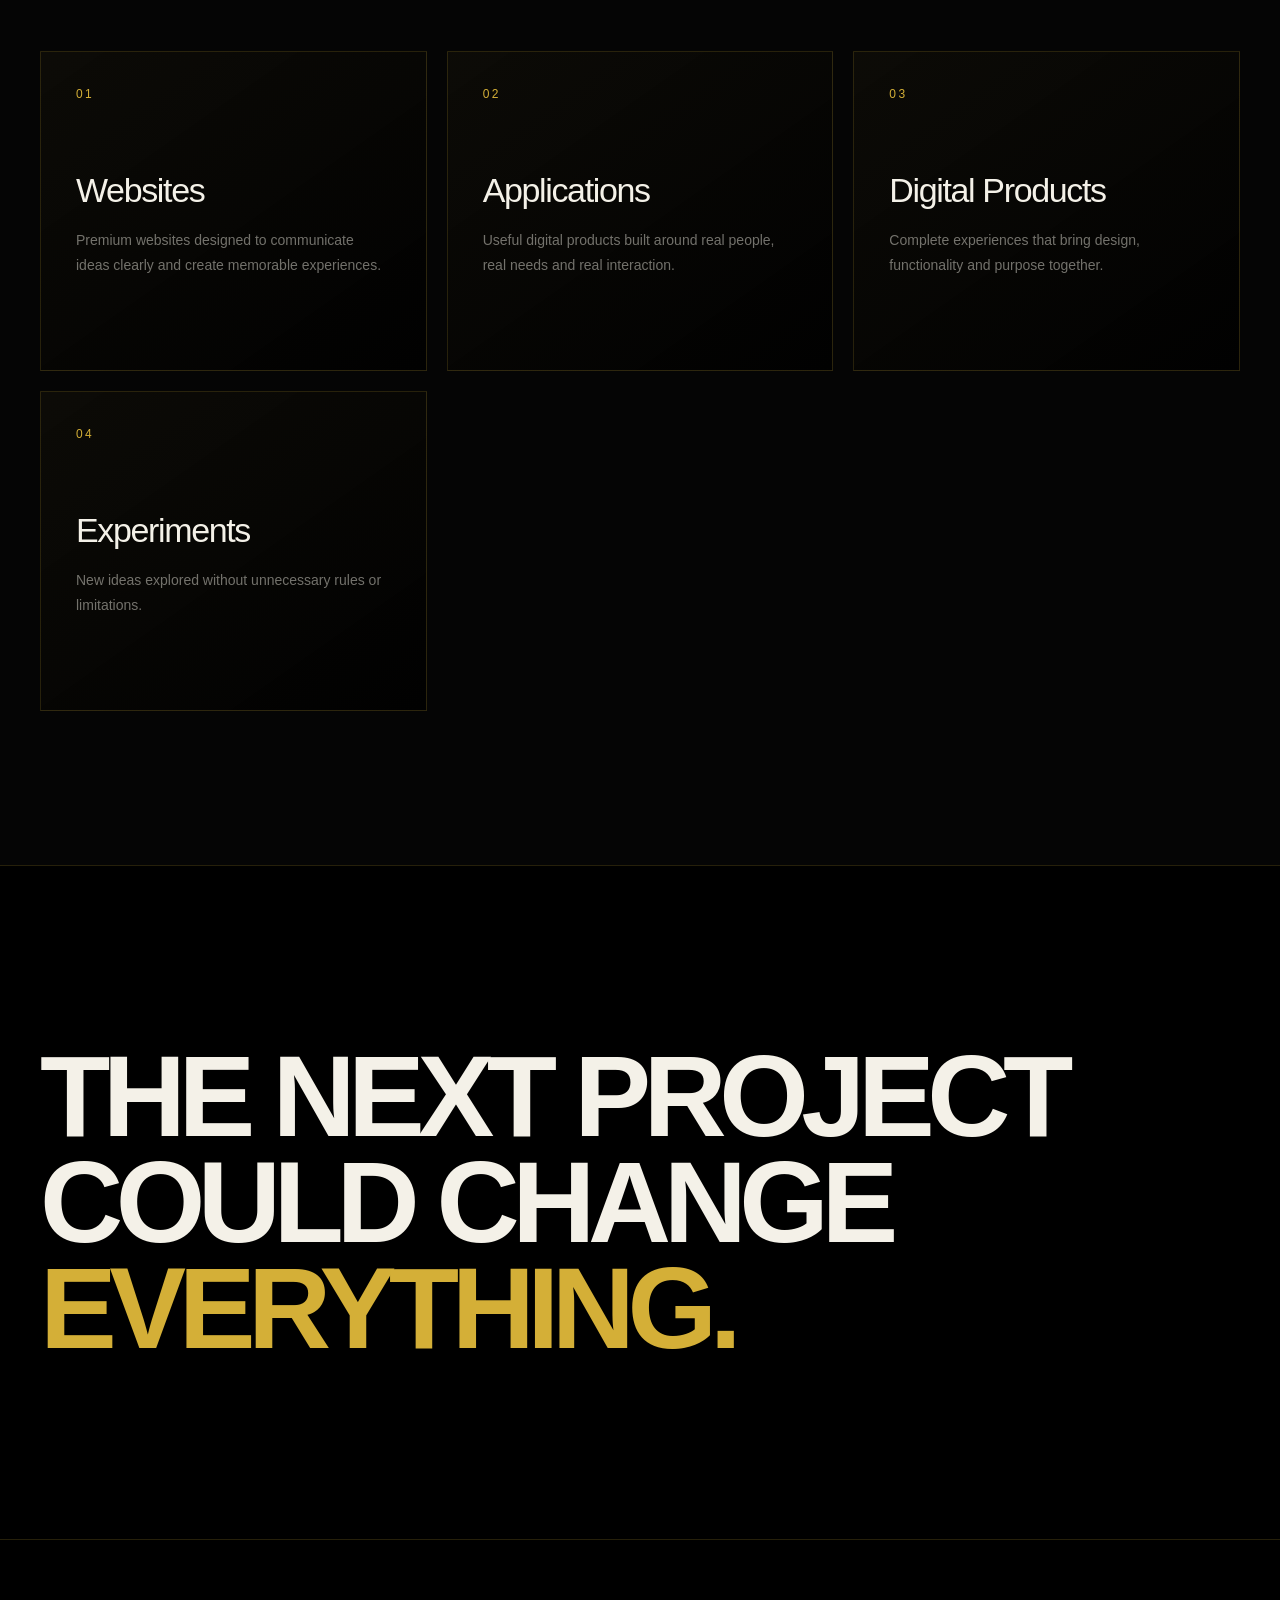
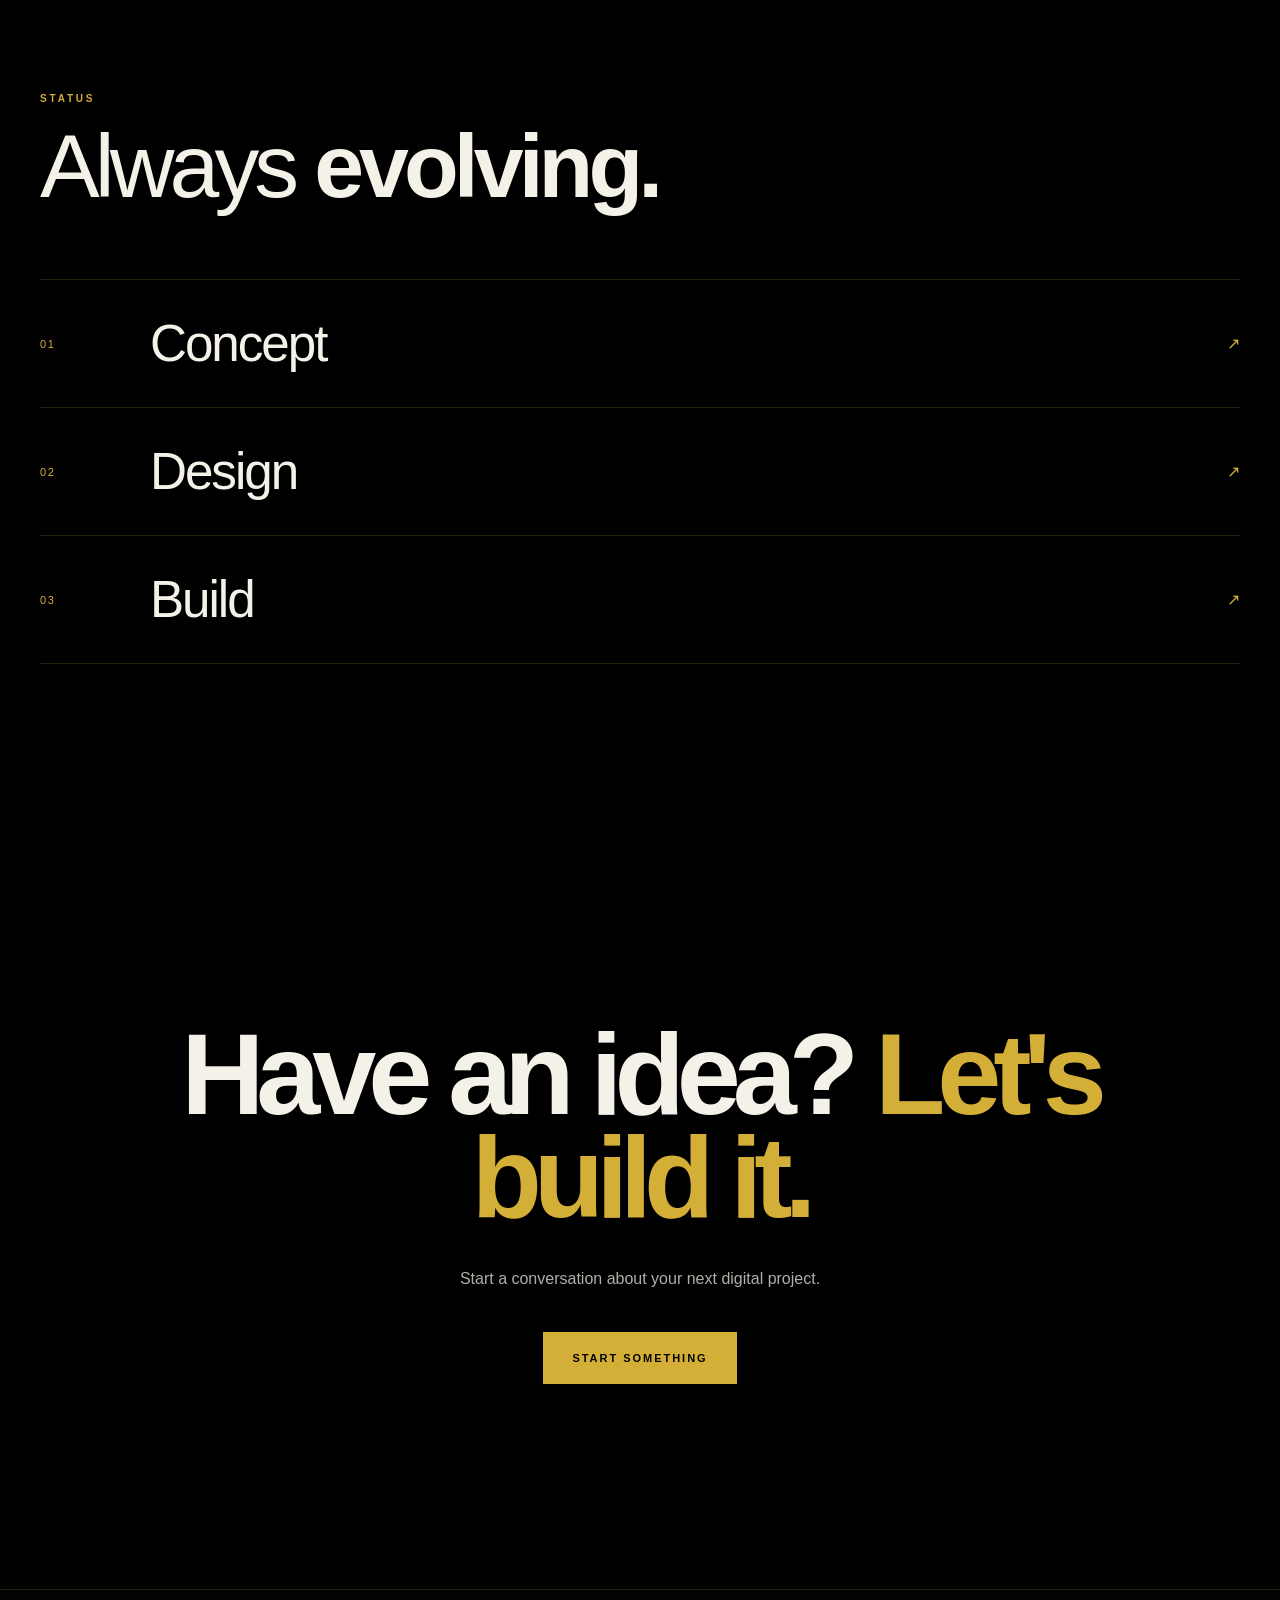
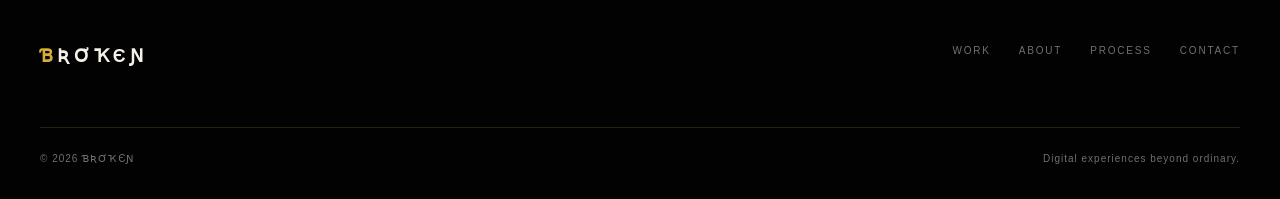
<file: pages/project.html>
<!DOCTYPE html>
<html lang="en">
<head>
    <meta charset="UTF-8">

    <meta
        name="viewport"
        content="width=device-width, initial-scale=1.0"
    >

    <meta
        name="description"
        content="Project by ƁƦƠҠЄƝ — digital experiences, products and experiments."
    >

    <title>Project — ƁƦƠҠЄƝ</title>

    <link
        rel="stylesheet"
        href="/static/css/style.css"
    >
</head>

<body>

    <!-- HEADER -->

    <header class="site-header" id="siteHeader">

        <div class="header-inner">

            <a
                href="/"
                class="logo"
                aria-label="ƁƦƠҠЄƝ home"
            >
                <span class="logo-mark">Ɓ</span>ƦƠҠЄƝ
            </a>

            <nav class="main-nav">

                <a href="/pages/work.html">
                    Work
                </a>

                <a href="/pages/about.html">
                    About
                </a>

                <a href="/pages/process.html">
                    Process
                </a>

                <a href="/pages/contact.html">
                    Contact
                </a>

            </nav>

            <button
                class="menu-toggle"
                id="menuToggle"
                aria-label="Open navigation"
                aria-expanded="false"
            >
                <span></span>
                <span></span>
            </button>

        </div>

    </header>


    <!-- MOBILE NAV -->

    <div
        class="mobile-nav"
        id="mobileNav"
        aria-hidden="true"
    >

        <nav class="mobile-nav-links">

            <a href="/pages/work.html">
                Work
            </a>

            <a href="/pages/about.html">
                About
            </a>

            <a href="/pages/process.html">
                Process
            </a>

            <a href="/pages/contact.html">
                Contact
            </a>

        </nav>

    </div>


    <main>

        <!-- PROJECT HERO -->

        <section class="page-hero">

            <div class="container">

                <div class="section-label reveal">
                    Project
                </div>

                <h1
                    class="page-hero-title reveal"
                    id="projectTitle"
                >
                    NEXT
                    <span>COMING SOON.</span>
                </h1>

                <p
                    class="section-copy reveal"
                    id="projectIntro"
                >
                    A new digital experience is being built.
                </p>

            </div>

        </section>


        <!-- PROJECT OVERVIEW -->

        <section class="section">

            <div class="container">

                <div class="section-heading reveal">

                    <div class="section-label">
                        Overview
                    </div>

                    <h2 class="section-title">
                        Ideas become
                        <strong>experiences.</strong>
                    </h2>

                </div>

                <p
                    class="section-copy reveal"
                    id="projectDescription"
                >
                    This space is reserved for a future
                    ƁƦƠҠЄƝ project. As new ideas become real,
                    they will appear here as part of the
                    evolving portfolio.
                </p>

            </div>

        </section>


        <!-- PROJECT FEATURES -->

        <section class="section section-dark">

            <div class="container">

                <div class="section-heading reveal">

                    <div class="section-label">
                        What We Build
                    </div>

                    <h2 class="section-title">
                        Digital work
                        <strong>without limits.</strong>
                    </h2>

                </div>


                <div class="process-grid">

                    <article class="process-card reveal">

                        <div class="process-number">
                            01
                        </div>

                        <h2 class="process-title">
                            Websites
                        </h2>

                        <p class="process-text">
                            Premium websites designed to
                            communicate ideas clearly and
                            create memorable experiences.
                        </p>

                    </article>


                    <article class="process-card reveal">

                        <div class="process-number">
                            02
                        </div>

                        <h2 class="process-title">
                            Applications
                        </h2>

                        <p class="process-text">
                            Useful digital products built
                            around real people, real needs
                            and real interaction.
                        </p>

                    </article>


                    <article class="process-card reveal">

                        <div class="process-number">
                            03
                        </div>

                        <h2 class="process-title">
                            Digital Products
                        </h2>

                        <p class="process-text">
                            Complete experiences that bring
                            design, functionality and purpose
                            together.
                        </p>

                    </article>


                    <article class="process-card reveal">

                        <div class="process-number">
                            04
                        </div>

                        <h2 class="process-title">
                            Experiments
                        </h2>

                        <p class="process-text">
                            New ideas explored without
                            unnecessary rules or limitations.
                        </p>

                    </article>

                </div>

            </div>

        </section>


        <!-- STATEMENT -->

        <section class="section statement">

            <div class="container">

                <div class="statement-text reveal">
                    The next project
                    could change
                    <span>everything.</span>
                </div>

            </div>

        </section>


        <!-- PROJECT STATUS -->

        <section class="section">

            <div class="container">

                <div class="section-heading reveal">

                    <div class="section-label">
                        Status
                    </div>

                    <h2 class="section-title">
                        Always
                        <strong>evolving.</strong>
                    </h2>

                </div>


                <div class="capability-list">

                    <div class="capability reveal">

                        <div class="capability-number">
                            01
                        </div>

                        <div class="capability-name">
                            Concept
                        </div>

                        <div class="capability-arrow">
                            ↗
                        </div>

                    </div>


                    <div class="capability reveal">

                        <div class="capability-number">
                            02
                        </div>

                        <div class="capability-name">
                            Design
                        </div>

                        <div class="capability-arrow">
                            ↗
                        </div>

                    </div>


                    <div class="capability reveal">

                        <div class="capability-number">
                            03
                        </div>

                        <div class="capability-name">
                            Build
                        </div>

                        <div class="capability-arrow">
                            ↗
                        </div>

                    </div>

                </div>

            </div>

        </section>


        <!-- CTA -->

        <section class="cta">

            <div class="container reveal">

                <h2 class="cta-title">
                    Have an idea?
                    <span>Let's build it.</span>
                </h2>

                <p class="cta-copy">
                    Start a conversation about your next
                    digital project.
                </p>

                <div
                    class="hero-actions"
                    style="justify-content:center;"
                >

                    <a
                        href="/pages/contact.html"
                        class="btn btn-gold"
                    >
                        Start Something
                    </a>

                </div>

            </div>

        </section>

    </main>


    <!-- FOOTER -->

    <footer class="site-footer">

        <div class="container">

            <div class="footer-top">

                <div class="footer-brand">
                    <span>Ɓ</span>ƦƠҠЄƝ
                </div>

                <nav class="footer-nav">

                    <a href="/pages/work.html">
                        Work
                    </a>

                    <a href="/pages/about.html">
                        About
                    </a>

                    <a href="/pages/process.html">
                        Process
                    </a>

                    <a href="/pages/contact.html">
                        Contact
                    </a>

                </nav>

            </div>

            <div class="footer-bottom">

                <div>
                    © 2026 ƁƦƠҠЄƝ
                </div>

                <div>
                    Digital experiences beyond ordinary.
                </div>

            </div>

        </div>

    </footer>


    <!-- CURSOR -->

    <div
        class="cursor-glow"
        id="cursorGlow"
    ></div>


    <script src="/static/js/main.js"></script>

</body>
</html>
</file>
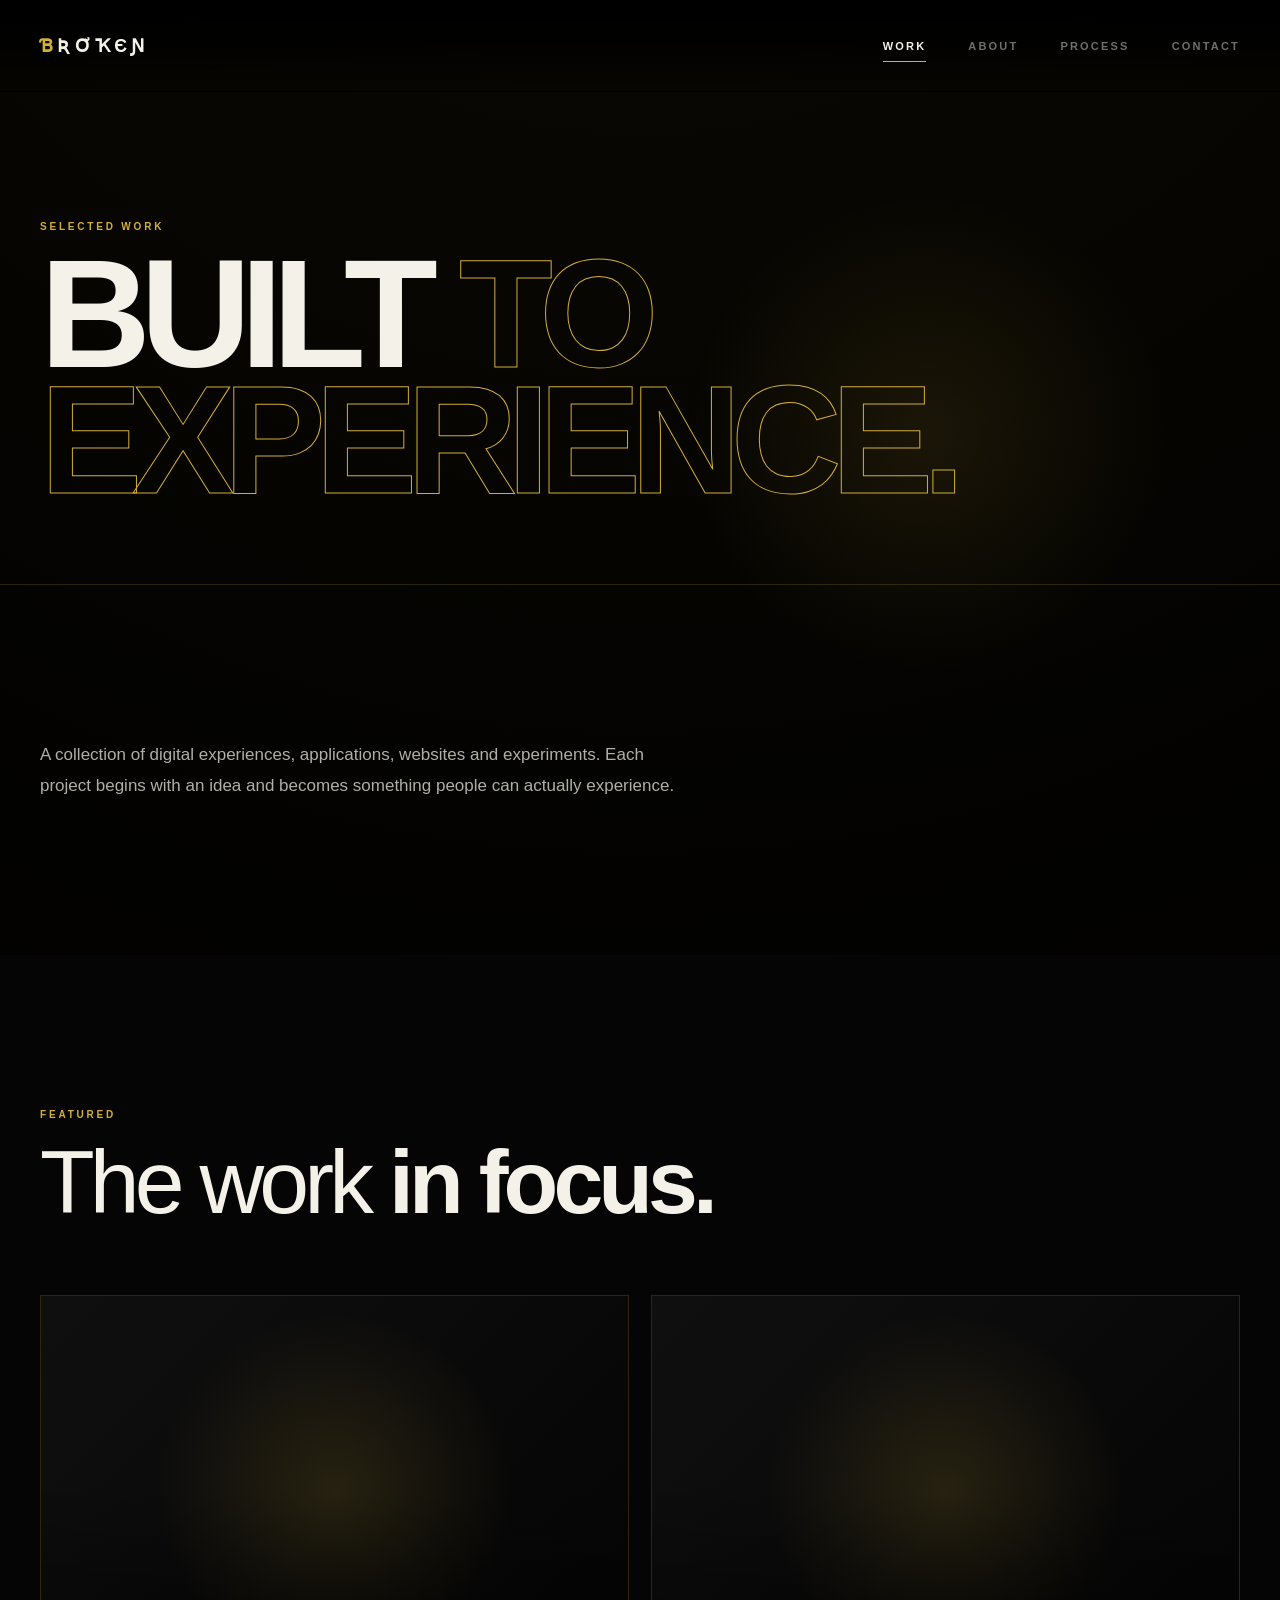
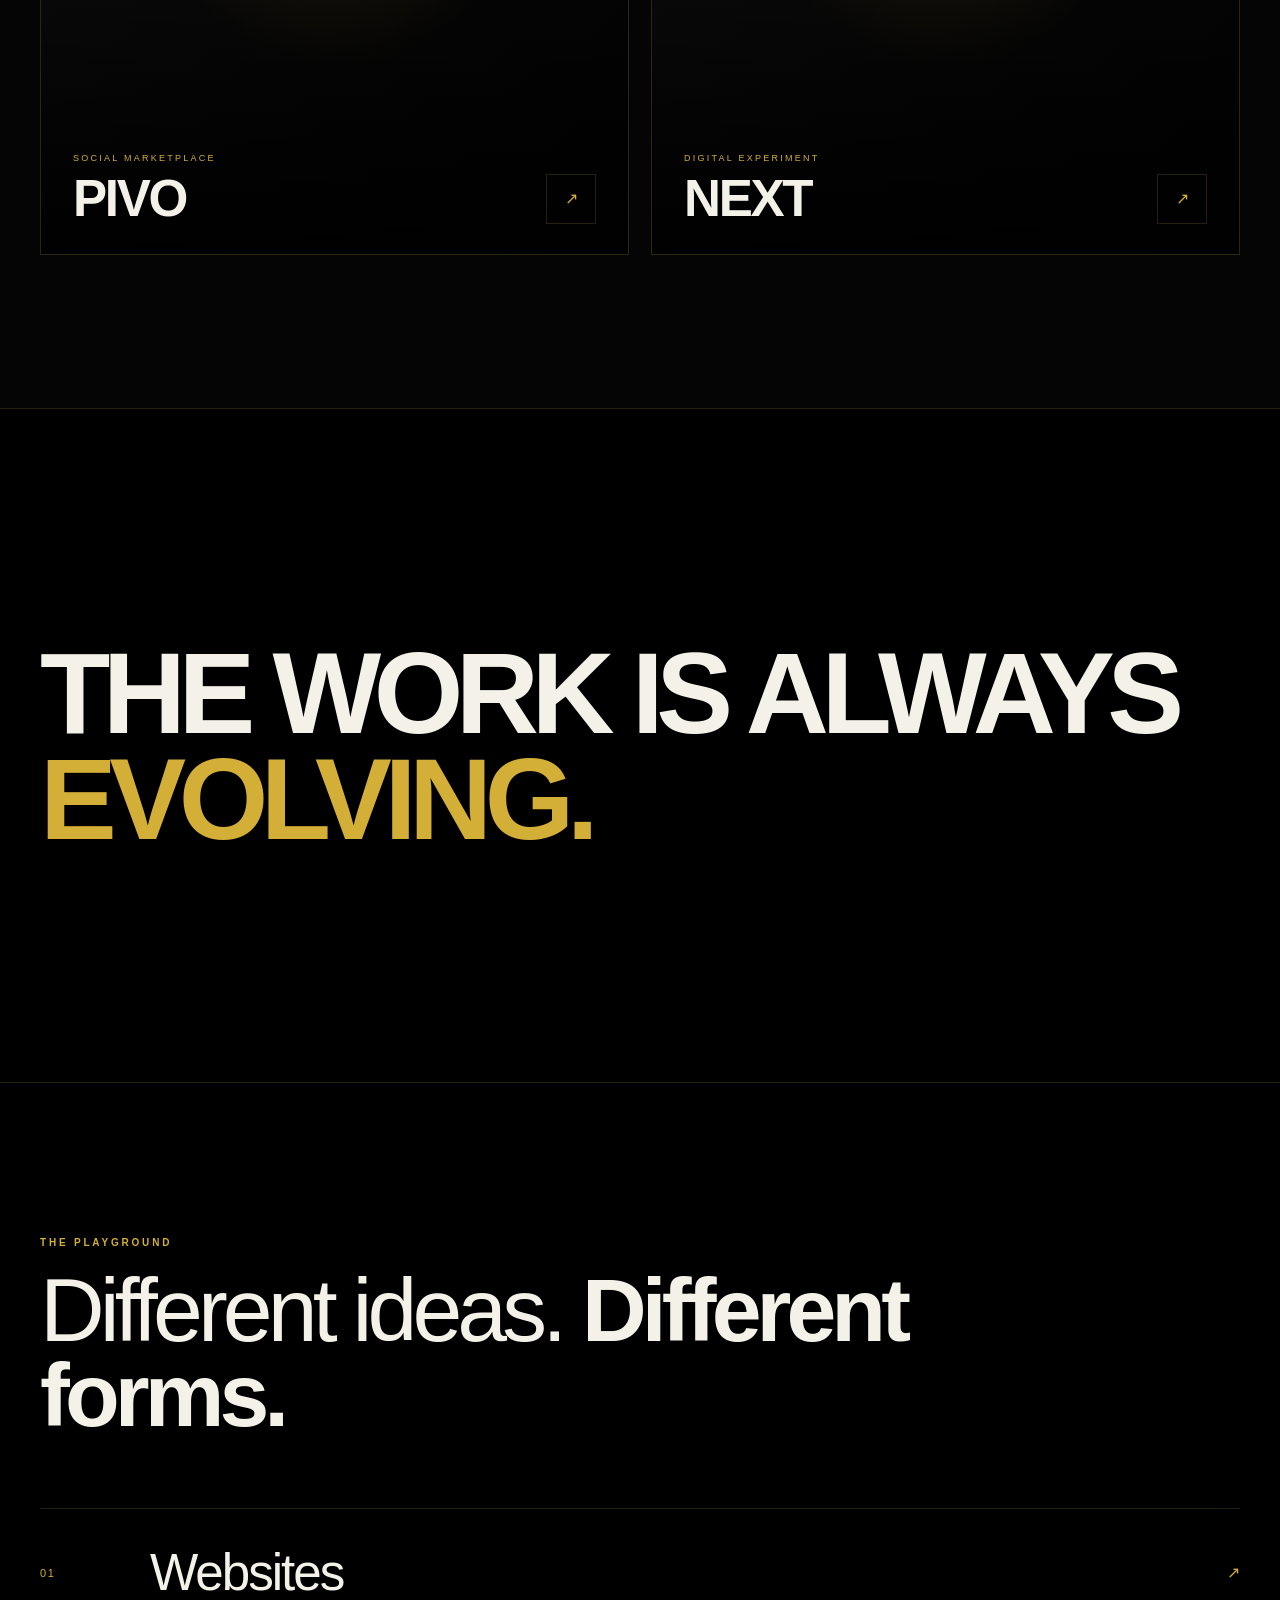
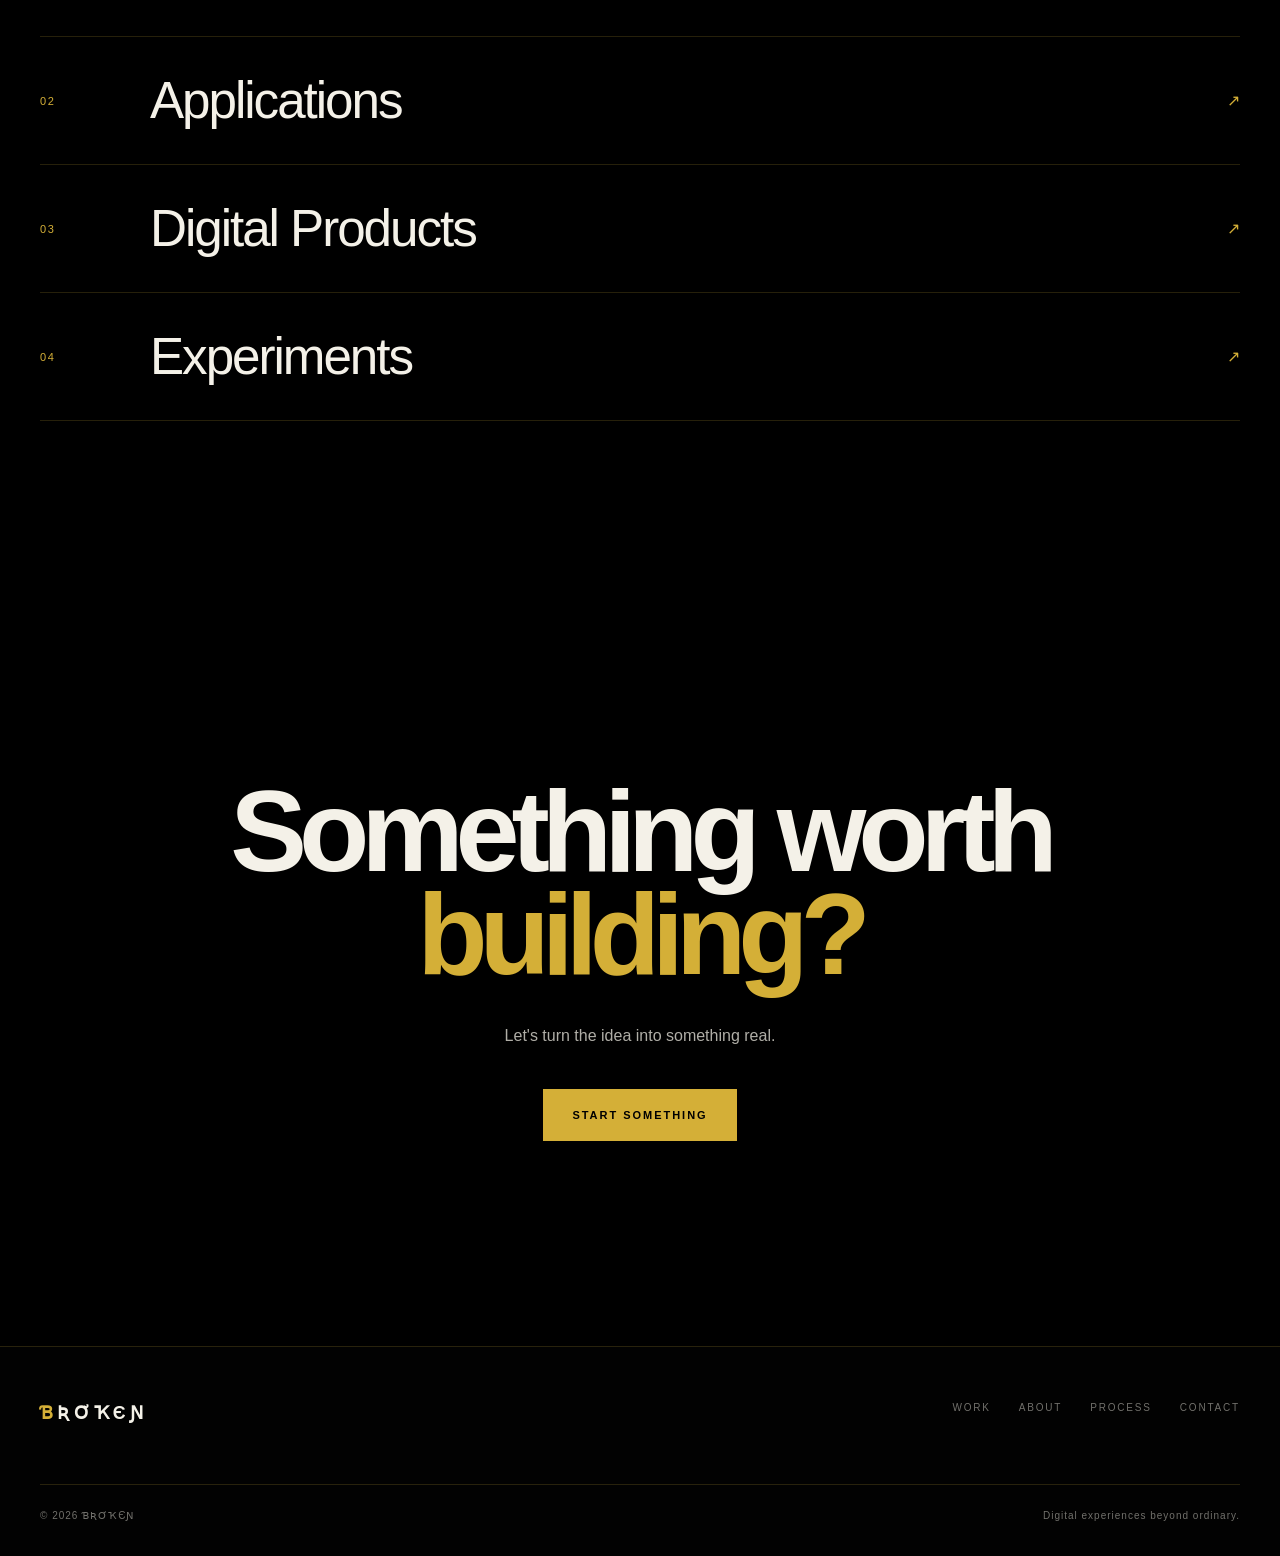
<file: pages/work.html>
<!DOCTYPE html>
<html lang="en">
<head>
    <meta charset="UTF-8">

    <meta
        name="viewport"
        content="width=device-width, initial-scale=1.0"
    >

    <meta
        name="description"
        content="ƁƦƠҠЄƝ — Selected digital work, applications, websites and experiments."
    >

    <title>Work — ƁƦƠҠЄƝ</title>

    <link
        rel="stylesheet"
        href="/static/css/style.css"
    >
</head>

<body>

    <!-- HEADER -->

    <header class="site-header" id="siteHeader">

        <div class="header-inner">

            <a
                href="/"
                class="logo"
                aria-label="ƁƦƠҠЄƝ home"
            >
                <span class="logo-mark">Ɓ</span>ƦƠҠЄƝ
            </a>

            <nav class="main-nav">

                <a
                    href="/pages/work.html"
                    class="active"
                >
                    Work
                </a>

                <a href="/pages/about.html">
                    About
                </a>

                <a href="/pages/process.html">
                    Process
                </a>

                <a href="/pages/contact.html">
                    Contact
                </a>

            </nav>

            <button
                class="menu-toggle"
                id="menuToggle"
                aria-label="Open navigation"
                aria-expanded="false"
            >
                <span></span>
                <span></span>
            </button>

        </div>

    </header>


    <!-- MOBILE NAV -->

    <div
        class="mobile-nav"
        id="mobileNav"
        aria-hidden="true"
    >

        <nav class="mobile-nav-links">

            <a href="/pages/work.html">
                Work
            </a>

            <a href="/pages/about.html">
                About
            </a>

            <a href="/pages/process.html">
                Process
            </a>

            <a href="/pages/contact.html">
                Contact
            </a>

        </nav>

    </div>


    <main>

        <!-- PAGE HERO -->

        <section class="page-hero">

            <div class="container">

                <div class="section-label reveal">
                    Selected Work
                </div>

                <h1 class="page-hero-title reveal">
                    BUILT
                    <span>TO EXPERIENCE.</span>
                </h1>

            </div>

        </section>


        <!-- INTRO -->

        <section class="section">

            <div class="container">

                <p class="section-copy reveal">
                    A collection of digital experiences,
                    applications, websites and experiments.
                    Each project begins with an idea and becomes
                    something people can actually experience.
                </p>

            </div>

        </section>


        <!-- FEATURED WORK -->

        <section class="section section-dark">

            <div class="container">

                <div class="section-heading reveal">

                    <div class="section-label">
                        Featured
                    </div>

                    <h2 class="section-title">
                        The work
                        <strong>in focus.</strong>
                    </h2>

                </div>


                <div class="work-grid">

                    <!-- PIVO -->

                    <a
                        href="/pages/pivo.html"
                        class="work-card reveal"
                    >

                        <div class="work-card-image"></div>

                        <div class="work-card-overlay"></div>

                        <div class="work-card-content">

                            <div class="work-card-category">
                                Social Marketplace
                            </div>

                            <h2 class="work-card-title">
                                PIVO
                            </h2>

                            <div class="work-card-arrow">
                                ↗
                            </div>

                        </div>

                    </a>


                    <!-- FUTURE PROJECT -->

                    <a
                        href="/pages/project.html?id=next"
                        class="work-card reveal"
                    >

                        <div class="work-card-image"></div>

                        <div class="work-card-overlay"></div>

                        <div class="work-card-content">

                            <div class="work-card-category">
                                Digital Experiment
                            </div>

                            <h2 class="work-card-title">
                                NEXT
                            </h2>

                            <div class="work-card-arrow">
                                ↗
                            </div>

                        </div>

                    </a>

                </div>

            </div>

        </section>


        <!-- PHILOSOPHY -->

        <section class="section statement">

            <div class="container">

                <div class="statement-text reveal">
                    The work is
                    always
                    <span>evolving.</span>
                </div>

            </div>

        </section>


        <!-- BUILD CATEGORIES -->

        <section class="section">

            <div class="container">

                <div class="section-heading reveal">

                    <div class="section-label">
                        The Playground
                    </div>

                    <h2 class="section-title">
                        Different ideas.
                        <strong>Different forms.</strong>
                    </h2>

                </div>


                <div class="capability-list">

                    <div class="capability reveal">

                        <div class="capability-number">
                            01
                        </div>

                        <div class="capability-name">
                            Websites
                        </div>

                        <div class="capability-arrow">
                            ↗
                        </div>

                    </div>


                    <div class="capability reveal">

                        <div class="capability-number">
                            02
                        </div>

                        <div class="capability-name">
                            Applications
                        </div>

                        <div class="capability-arrow">
                            ↗
                        </div>

                    </div>


                    <div class="capability reveal">

                        <div class="capability-number">
                            03
                        </div>

                        <div class="capability-name">
                            Digital Products
                        </div>

                        <div class="capability-arrow">
                            ↗
                        </div>

                    </div>


                    <div class="capability reveal">

                        <div class="capability-number">
                            04
                        </div>

                        <div class="capability-name">
                            Experiments
                        </div>

                        <div class="capability-arrow">
                            ↗
                        </div>

                    </div>

                </div>

            </div>

        </section>


        <!-- CTA -->

        <section class="cta">

            <div class="container reveal">

                <h2 class="cta-title">
                    Something worth
                    <span>building?</span>
                </h2>

                <p class="cta-copy">
                    Let's turn the idea into something real.
                </p>

                <div
                    class="hero-actions"
                    style="justify-content:center;"
                >

                    <a
                        href="/pages/contact.html"
                        class="btn btn-gold"
                    >
                        Start Something
                    </a>

                </div>

            </div>

        </section>

    </main>


    <!-- FOOTER -->

    <footer class="site-footer">

        <div class="container">

            <div class="footer-top">

                <div class="footer-brand">
                    <span>Ɓ</span>ƦƠҠЄƝ
                </div>

                <nav class="footer-nav">

                    <a href="/pages/work.html">
                        Work
                    </a>

                    <a href="/pages/about.html">
                        About
                    </a>

                    <a href="/pages/process.html">
                        Process
                    </a>

                    <a href="/pages/contact.html">
                        Contact
                    </a>

                </nav>

            </div>

            <div class="footer-bottom">

                <div>
                    © 2026 ƁƦƠҠЄƝ
                </div>

                <div>
                    Digital experiences beyond ordinary.
                </div>

            </div>

        </div>

    </footer>


    <!-- CURSOR -->

    <div
        class="cursor-glow"
        id="cursorGlow"
    ></div>


    <script src="/static/js/main.js"></script>

</body>
</html>
</file>
<file: static/css/style.css>
/* =========================================================
   ƁƦƠҠЄƝ — GLOBAL DESIGN SYSTEM
   BLACK / GOLD / CINEMATIC / PREMIUM
   ========================================================= */

:root {
    --black: #000000;
    --black-soft: #050505;
    --black-card: #090909;
    --black-border: rgba(212, 175, 55, 0.18);

    --gold: #d4af37;
    --gold-bright: #f2d675;
    --gold-light: #ffe8a3;
    --gold-dark: #8f7420;

    --white: #f4f1e8;
    --white-soft: rgba(244, 241, 232, 0.72);
    --white-muted: rgba(244, 241, 232, 0.46);

    --ease: cubic-bezier(0.22, 1, 0.36, 1);

    --max-width: 1400px;
}

/* =========================================================
   RESET
   ========================================================= */

* {
    margin: 0;
    padding: 0;
    box-sizing: border-box;
}

html {
    scroll-behavior: smooth;
    background: var(--black);
}

body {
    background:
        radial-gradient(
            circle at 50% -10%,
            rgba(212, 175, 55, 0.055),
            transparent 35%
        ),
        var(--black);

    color: var(--white);

    font-family:
        Inter,
        Helvetica,
        Arial,
        sans-serif;

    min-height: 100vh;
    overflow-x: hidden;

    -webkit-font-smoothing: antialiased;
    text-rendering: optimizeLegibility;
}

body::before {
    content: "";
    position: fixed;
    inset: 0;
    pointer-events: none;
    z-index: 9999;

    background:
        linear-gradient(
            rgba(255,255,255,0.012) 1px,
            transparent 1px
        );

    background-size: 100% 4px;

    opacity: 0.15;
}

img {
    display: block;
    max-width: 100%;
}

a {
    color: inherit;
    text-decoration: none;
}

button,
input,
textarea {
    font: inherit;
}

/* =========================================================
   GLOBAL CONTAINER
   ========================================================= */

.container {
    width: min(
        calc(100% - 80px),
        var(--max-width)
    );

    margin-inline: auto;
}

/* =========================================================
   HEADER
   ========================================================= */

.site-header {
    position: fixed;
    top: 0;
    left: 0;
    width: 100%;

    height: 92px;

    z-index: 1000;

    display: flex;
    align-items: center;

    background:
        linear-gradient(
            to bottom,
            rgba(0,0,0,0.96),
            rgba(0,0,0,0.72),
            transparent
        );

    border-bottom: 1px solid transparent;

    transition:
        background 0.5s var(--ease),
        border-color 0.5s var(--ease);
}

.site-header.scrolled {
    background: rgba(0,0,0,0.94);
    border-bottom-color: var(--black-border);
    backdrop-filter: blur(16px);
}

.header-inner {
    width: min(
        calc(100% - 80px),
        var(--max-width)
    );

    margin-inline: auto;

    display: flex;
    align-items: center;
    justify-content: space-between;
}

/* =========================================================
   LOGO
   ========================================================= */

.logo {
    position: relative;

    font-size: 18px;
    font-weight: 700;

    letter-spacing: 0.24em;

    color: var(--white);

    transition:
        color 0.35s ease,
        text-shadow 0.35s ease;
}

.logo:hover {
    color: var(--gold-light);

    text-shadow:
        0 0 18px rgba(212,175,55,0.28);
}

.logo-mark {
    color: var(--gold);
}

/* =========================================================
   NAVIGATION
   ========================================================= */

.main-nav {
    display: flex;
    align-items: center;
    gap: 42px;
}

.main-nav a {
    position: relative;

    color: var(--white-muted);

    font-size: 11px;
    font-weight: 600;

    letter-spacing: 0.2em;
    text-transform: uppercase;

    transition:
        color 0.35s ease;
}

.main-nav a::after {
    content: "";

    position: absolute;
    left: 0;
    bottom: -10px;

    width: 100%;
    height: 1px;

    background: var(--gold);

    transform: scaleX(0);
    transform-origin: right;

    transition:
        transform 0.45s var(--ease);
}

.main-nav a:hover,
.main-nav a.active {
    color: var(--white);
}

.main-nav a:hover::after,
.main-nav a.active::after {
    transform: scaleX(1);
    transform-origin: left;
}

/* =========================================================
   MOBILE MENU
   ========================================================= */

.menu-toggle {
    display: none;

    width: 42px;
    height: 42px;

    border: 1px solid var(--black-border);

    background: rgba(0,0,0,0.45);

    cursor: pointer;

    position: relative;
}

.menu-toggle span {
    position: absolute;

    left: 10px;

    width: 21px;
    height: 1px;

    background: var(--gold);

    transition:
        transform 0.4s var(--ease),
        top 0.4s var(--ease);
}

.menu-toggle span:nth-child(1) {
    top: 16px;
}

.menu-toggle span:nth-child(2) {
    top: 25px;
}

.menu-toggle.active span:nth-child(1) {
    top: 20px;
    transform: rotate(45deg);
}

.menu-toggle.active span:nth-child(2) {
    top: 20px;
    transform: rotate(-45deg);
}

.mobile-nav {
    position: fixed;

    inset: 0;

    z-index: 999;

    display: flex;
    align-items: center;
    justify-content: center;

    background:
        radial-gradient(
            circle at center,
            rgba(212,175,55,0.07),
            transparent 35%
        ),
        #000;

    opacity: 0;
    visibility: hidden;

    transition:
        opacity 0.5s var(--ease),
        visibility 0.5s;
}

.mobile-nav.open {
    opacity: 1;
    visibility: visible;
}

.mobile-nav-links {
    display: flex;
    flex-direction: column;
    align-items: center;

    gap: 24px;
}

.mobile-nav-links a {
    font-size: clamp(30px, 9vw, 64px);

    font-weight: 300;

    letter-spacing: -0.04em;

    color: var(--white);

    transition:
        color 0.3s ease,
        transform 0.4s var(--ease);
}

.mobile-nav-links a:hover {
    color: var(--gold);
    transform: translateX(8px);
}

/* =========================================================
   BUTTONS
   ========================================================= */

.btn {
    display: inline-flex;

    align-items: center;
    justify-content: center;

    min-height: 52px;

    padding: 0 28px;

    border: 1px solid var(--gold);

    color: var(--white);

    background: transparent;

    font-size: 11px;
    font-weight: 600;

    letter-spacing: 0.18em;
    text-transform: uppercase;

    cursor: pointer;

    position: relative;
    overflow: hidden;

    transition:
        color 0.4s var(--ease),
        border-color 0.4s ease;
}

.btn::before {
    content: "";

    position: absolute;
    inset: 0;

    background: var(--gold);

    transform: translateY(101%);

    transition:
        transform 0.45s var(--ease);

    z-index: -1;
}

.btn:hover {
    color: #000;
    border-color: var(--gold-bright);
}

.btn:hover::before {
    transform: translateY(0);
}

.btn-gold {
    background: var(--gold);
    color: #000;
}

.btn-gold::before {
    background: var(--gold-light);
}

.btn-gold:hover {
    color: #000;
}

/* =========================================================
   HERO
   ========================================================= */

.hero {
    min-height: 100svh;

    position: relative;

    display: flex;
    align-items: center;

    overflow: hidden;
}

.hero::before {
    content: "";

    position: absolute;

    width: 700px;
    height: 700px;

    left: 50%;
    top: 40%;

    transform: translate(-50%, -50%);

    background:
        radial-gradient(
            circle,
            rgba(212,175,55,0.075),
            transparent 68%
        );

    pointer-events: none;
}

.hero-grid {
    position: absolute;
    inset: 0;

    opacity: 0.22;

    background-image:
        linear-gradient(
            rgba(212,175,55,0.06) 1px,
            transparent 1px
        ),
        linear-gradient(
            90deg,
            rgba(212,175,55,0.06) 1px,
            transparent 1px
        );

    background-size: 100px 100px;

    mask-image:
        linear-gradient(
            to bottom,
            transparent,
            black 25%,
            black 70%,
            transparent
        );
}

.hero-content {
    position: relative;
    z-index: 2;

    padding-top: 92px;
}

.hero-eyebrow {
    display: flex;
    align-items: center;
    gap: 14px;

    color: var(--gold);

    font-size: 10px;
    font-weight: 600;

    letter-spacing: 0.32em;
    text-transform: uppercase;

    margin-bottom: 34px;
}

.hero-eyebrow::before {
    content: "";

    width: 42px;
    height: 1px;

    background: var(--gold);
}

.hero-title {
    font-size:
        clamp(
            72px,
            14vw,
            220px
        );

    line-height: 0.78;

    font-weight: 800;

    letter-spacing: -0.075em;

    text-transform: uppercase;

    color: var(--white);
}

.hero-title-outline {
    display: block;

    color: transparent;

    -webkit-text-stroke:
        1px var(--gold);

    text-shadow:
        0 0 35px rgba(212,175,55,0.07);
}

.hero-description {
    max-width: 600px;

    margin-top: 48px;

    color: var(--white-soft);

    font-size: 17px;
    line-height: 1.8;

    font-weight: 300;
}

.hero-actions {
    display: flex;
    flex-wrap: wrap;

    gap: 14px;

    margin-top: 38px;
}

.hero-scroll {
    position: absolute;

    left: 40px;
    bottom: 38px;

    display: flex;
    align-items: center;
    gap: 12px;

    color: var(--white-muted);

    font-size: 9px;

    letter-spacing: 0.25em;
    text-transform: uppercase;

    writing-mode: vertical-rl;
}

.hero-scroll::after {
    content: "";

    width: 1px;
    height: 58px;

    background:
        linear-gradient(
            to bottom,
            var(--gold),
            transparent
        );
}

/* =========================================================
   CINEMATIC MARQUEE
   ========================================================= */

.marquee {
    position: relative;

    overflow: hidden;

    border-top: 1px solid var(--black-border);
    border-bottom: 1px solid var(--black-border);

    padding: 22px 0;

    background: #020202;
}

.marquee-track {
    display: flex;
    width: max-content;

    animation:
        marquee 24s linear infinite;
}

.marquee-group {
    display: flex;
    align-items: center;
    gap: 50px;

    padding-right: 50px;
}

.marquee span {
    font-size:
        clamp(
            32px,
            5vw,
            70px
        );

    font-weight: 700;

    letter-spacing: -0.04em;

    color: transparent;

    -webkit-text-stroke:
        1px rgba(212,175,55,0.65);

    text-transform: uppercase;
}

.marquee .dot {
    width: 7px;
    height: 7px;

    border-radius: 50%;

    background: var(--gold);

    box-shadow:
        0 0 18px rgba(212,175,55,0.55);
}

@keyframes marquee {
    from {
        transform: translateX(0);
    }

    to {
        transform: translateX(-50%);
    }
}

/* =========================================================
   SECTIONS
   ========================================================= */

.section {
    position: relative;

    padding:
        clamp(100px, 12vw, 190px)
        0;
}

.section-dark {
    background: var(--black-soft);
}

.section-heading {
    margin-bottom: 70px;
}

.section-label {
    color: var(--gold);

    font-size: 10px;
    font-weight: 600;

    letter-spacing: 0.28em;

    text-transform: uppercase;

    margin-bottom: 20px;
}

.section-title {
    max-width: 900px;

    font-size:
        clamp(
            42px,
            7vw,
            100px
        );

    line-height: 0.95;

    letter-spacing: -0.055em;

    font-weight: 400;
}

.section-title strong {
    font-weight: 700;
}

.section-copy {
    max-width: 650px;

    color: var(--white-soft);

    font-size: 17px;
    line-height: 1.85;

    font-weight: 300;
}

/* =========================================================
   STATEMENT
   ========================================================= */

.statement {
    min-height: 75vh;

    display: flex;
    align-items: center;

    border-top: 1px solid var(--black-border);
    border-bottom: 1px solid var(--black-border);
}

.statement-text {
    max-width: 1200px;

    font-size:
        clamp(
            48px,
            9vw,
            145px
        );

    line-height: 0.92;

    letter-spacing: -0.065em;

    font-weight: 700;

    text-transform: uppercase;
}

.statement-text span {
    color: var(--gold);
}

/* =========================================================
   WORK GRID
   ========================================================= */

.work-grid {
    display: grid;

    grid-template-columns:
        repeat(2, minmax(0, 1fr));

    gap: 22px;
}

.work-card {
    position: relative;

    min-height: 560px;

    overflow: hidden;

    background: var(--black-card);

    border: 1px solid var(--black-border);

    transition:
        border-color 0.5s ease,
        transform 0.6s var(--ease);
}

.work-card:hover {
    border-color:
        rgba(212,175,55,0.5);

    transform: translateY(-8px);
}

.work-card-image {
    position: absolute;
    inset: 0;

    background:
        radial-gradient(
            circle at 50% 35%,
            rgba(212,175,55,0.16),
            transparent 38%
        ),
        linear-gradient(
            135deg,
            #111,
            #020202
        );

    transition:
        transform 0.9s var(--ease);
}

.work-card:hover .work-card-image {
    transform: scale(1.04);
}

.work-card-overlay {
    position: absolute;
    inset: 0;

    background:
        linear-gradient(
            to top,
            rgba(0,0,0,0.96),
            rgba(0,0,0,0.1) 65%
        );
}

.work-card-content {
    position: absolute;

    left: 32px;
    right: 32px;
    bottom: 30px;

    z-index: 2;
}

.work-card-category {
    color: var(--gold);

    font-size: 9px;

    letter-spacing: 0.25em;

    text-transform: uppercase;

    margin-bottom: 12px;
}

.work-card-title {
    font-size:
        clamp(
            30px,
            4vw,
            54px
        );

    line-height: 0.95;

    letter-spacing: -0.045em;
}

.work-card-arrow {
    position: absolute;

    right: 0;
    bottom: 0;

    width: 50px;
    height: 50px;

    border: 1px solid var(--black-border);

    display: grid;
    place-items: center;

    color: var(--gold);

    transition:
        background 0.4s ease,
        color 0.4s ease;
}

.work-card:hover .work-card-arrow {
    background: var(--gold);
    color: #000;
}

/* =========================================================
   CAPABILITIES
   ========================================================= */

.capability-list {
    border-top: 1px solid var(--black-border);
}

.capability {
    display: grid;

    grid-template-columns:
        80px 1fr auto;

    gap: 30px;

    align-items: center;

    padding: 34px 0;

    border-bottom: 1px solid var(--black-border);

    transition:
        padding 0.45s var(--ease);
}

.capability:hover {
    padding-left: 15px;
    padding-right: 15px;
}

.capability-number {
    color: var(--gold);

    font-size: 11px;

    letter-spacing: 0.15em;
}

.capability-name {
    font-size:
        clamp(
            30px,
            4vw,
            62px
        );

    font-weight: 300;

    letter-spacing: -0.04em;
}

.capability-arrow {
    color: var(--gold);
}

/* =========================================================
   PROCESS
   ========================================================= */

.process-grid {
    display: grid;

    grid-template-columns:
        repeat(3, minmax(0, 1fr));

    gap: 20px;
}

.process-card {
    min-height: 320px;

    padding: 35px;

    border: 1px solid var(--black-border);

    background:
        linear-gradient(
            145deg,
            rgba(212,175,55,0.035),
            rgba(0,0,0,0.9)
        );

    transition:
        transform 0.5s var(--ease),
        border-color 0.5s ease;
}

.process-card:hover {
    transform: translateY(-7px);

    border-color:
        rgba(212,175,55,0.5);
}

.process-number {
    color: var(--gold);

    font-size: 12px;

    letter-spacing: 0.2em;
}

.process-title {
    margin-top: 70px;

    font-size: 34px;

    letter-spacing: -0.04em;

    font-weight: 400;
}

.process-text {
    margin-top: 18px;

    color: var(--white-muted);

    font-size: 14px;

    line-height: 1.75;
}

/* =========================================================
   CTA
   ========================================================= */

.cta {
    text-align: center;

    padding:
        clamp(120px, 16vw, 240px)
        0;
}

.cta-title {
    max-width: 1000px;

    margin-inline: auto;

    font-size:
        clamp(
            52px,
            9vw,
            140px
        );

    line-height: 0.9;

    letter-spacing: -0.07em;
}

.cta-title span {
    color: var(--gold);
}

.cta-copy {
    max-width: 560px;

    margin:
        35px auto 0;

    color: var(--white-soft);

    line-height: 1.8;
}

/* =========================================================
   FOOTER
   ========================================================= */

.site-footer {
    padding: 55px 0 35px;

    border-top: 1px solid var(--black-border);

    background: #020202;
}

.footer-top {
    display: flex;

    justify-content: space-between;

    gap: 40px;

    padding-bottom: 60px;
}

.footer-brand {
    font-size: 18px;

    font-weight: 700;

    letter-spacing: 0.22em;
}

.footer-brand span {
    color: var(--gold);
}

.footer-nav {
    display: flex;
    gap: 28px;
    flex-wrap: wrap;
}

.footer-nav a {
    color: var(--white-muted);

    font-size: 10px;

    letter-spacing: 0.18em;

    text-transform: uppercase;

    transition:
        color 0.3s ease;
}

.footer-nav a:hover {
    color: var(--gold);
}

.footer-bottom {
    display: flex;

    justify-content: space-between;

    gap: 20px;

    padding-top: 25px;

    border-top: 1px solid var(--black-border);

    color: var(--white-muted);

    font-size: 10px;

    letter-spacing: 0.1em;
}

/* =========================================================
   PAGE HERO
   ========================================================= */

.page-hero {
    min-height: 65vh;

    display: flex;
    align-items: flex-end;

    padding:
        160px 0 80px;

    position: relative;

    border-bottom: 1px solid var(--black-border);
}

.page-hero::before {
    content: "";

    position: absolute;

    width: 500px;
    height: 500px;

    right: 8%;
    bottom: -100px;

    background:
        radial-gradient(
            circle,
            rgba(212,175,55,0.1),
            transparent 68%
        );

    pointer-events: none;
}

.page-hero-title {
    position: relative;

    font-size:
        clamp(
            62px,
            12vw,
            180px
        );

    line-height: 0.82;

    letter-spacing: -0.07em;

    text-transform: uppercase;
}

.page-hero-title span {
    color: transparent;

    -webkit-text-stroke:
        1px var(--gold);
}

/* =========================================================
   FORMS
   ========================================================= */

.form-grid {
    display: grid;

    grid-template-columns:
        repeat(2, minmax(0, 1fr));

    gap: 22px;
}

.form-field {
    position: relative;
}

.form-field.full {
    grid-column: 1 / -1;
}

.form-field label {
    display: block;

    margin-bottom: 10px;

    color: var(--gold);

    font-size: 9px;

    letter-spacing: 0.22em;

    text-transform: uppercase;
}

.form-field input,
.form-field textarea,
.form-field select {
    width: 100%;

    padding: 18px 0;

    border: 0;

    border-bottom:
        1px solid var(--black-border);

    outline: none;

    color: var(--white);

    background: transparent;

    font-size: 16px;

    transition:
        border-color 0.35s ease;
}

.form-field textarea {
    min-height: 150px;

    resize: vertical;
}

.form-field input:focus,
.form-field textarea:focus,
.form-field select:focus {
    border-color: var(--gold);
}

/* =========================================================
   REVEAL ANIMATION
   ========================================================= */

.reveal {
    opacity: 0;

    transform:
        translateY(35px);

    transition:
        opacity 0.9s var(--ease),
        transform 0.9s var(--ease);
}

.reveal.visible {
    opacity: 1;

    transform:
        translateY(0);
}

/* =========================================================
   GOLD CURSOR GLOW
   ========================================================= */

.cursor-glow {
    position: fixed;

    width: 280px;
    height: 280px;

    border-radius: 50%;

    pointer-events: none;

    z-index: 9998;

    background:
        radial-gradient(
            circle,
            rgba(212,175,55,0.055),
            transparent 70%
        );

    transform:
        translate(-50%, -50%);

    opacity: 0;

    transition:
        opacity 0.3s ease;
}

/* =========================================================
   RESPONSIVE
   ========================================================= */

@media (max-width: 900px) {

    .container,
    .header-inner {
        width: min(
            calc(100% - 40px),
            var(--max-width)
        );
    }

    .main-nav {
        display: none;
    }

    .menu-toggle {
        display: block;
    }

    .hero-scroll {
        left: 20px;
    }

    .work-grid {
        grid-template-columns: 1fr;
    }

    .process-grid {
        grid-template-columns: 1fr;
    }

    .process-card {
        min-height: 260px;
    }

    .form-grid {
        grid-template-columns: 1fr;
    }

    .form-field.full {
        grid-column: auto;
    }

    .footer-top,
    .footer-bottom {
        flex-direction: column;
    }
}

@media (max-width: 600px) {

    .site-header {
        height: 78px;
    }

    .container,
    .header-inner {
        width: calc(100% - 30px);
    }

    .hero-content {
        padding-top: 70px;
    }

    .hero-title {
        font-size:
            clamp(
                62px,
                19vw,
                110px
            );
    }

    .hero-description {
        font-size: 15px;
    }

    .hero-actions {
        flex-direction: column;
        align-items: stretch;
    }

    .btn {
        width: 100%;
    }

    .work-card {
        min-height: 430px;
    }

    .capability {
        grid-template-columns:
            45px 1fr auto;

        gap: 14px;
    }

    .capability-name {
        font-size: 27px;
    }

    .page-hero {
        min-height: 55vh;

        padding-top: 130px;
    }

    .footer-nav {
        flex-direction: column;
        gap: 16px;
    }

    .cursor-glow {
        display: none;
    }
}

/* =========================================================
   ACCESSIBILITY
   ========================================================= */

@media (prefers-reduced-motion: reduce) {

    html {
        scroll-behavior: auto;
    }

    *,
    *::before,
    *::after {
        animation-duration: 0.01ms !important;
        animation-iteration-count: 1 !important;
        transition-duration: 0.01ms !important;
    }
}
</file>
